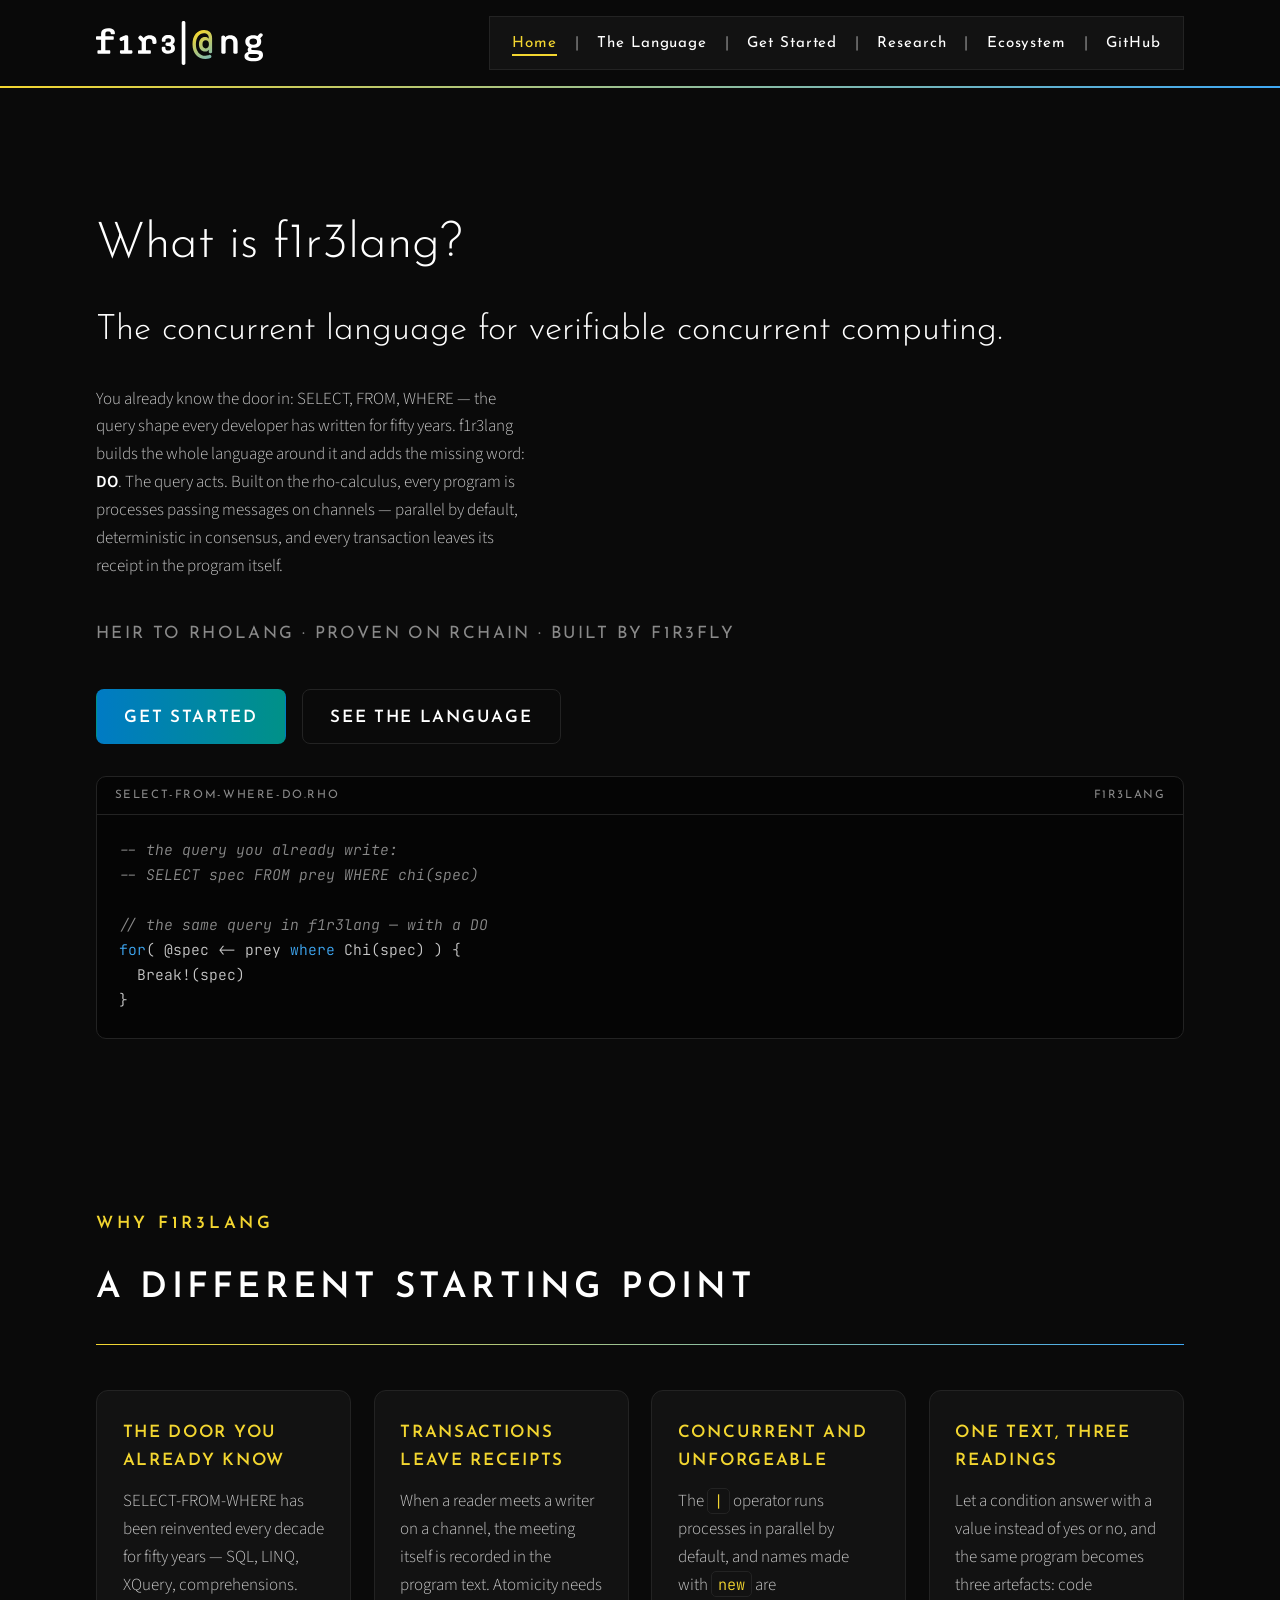
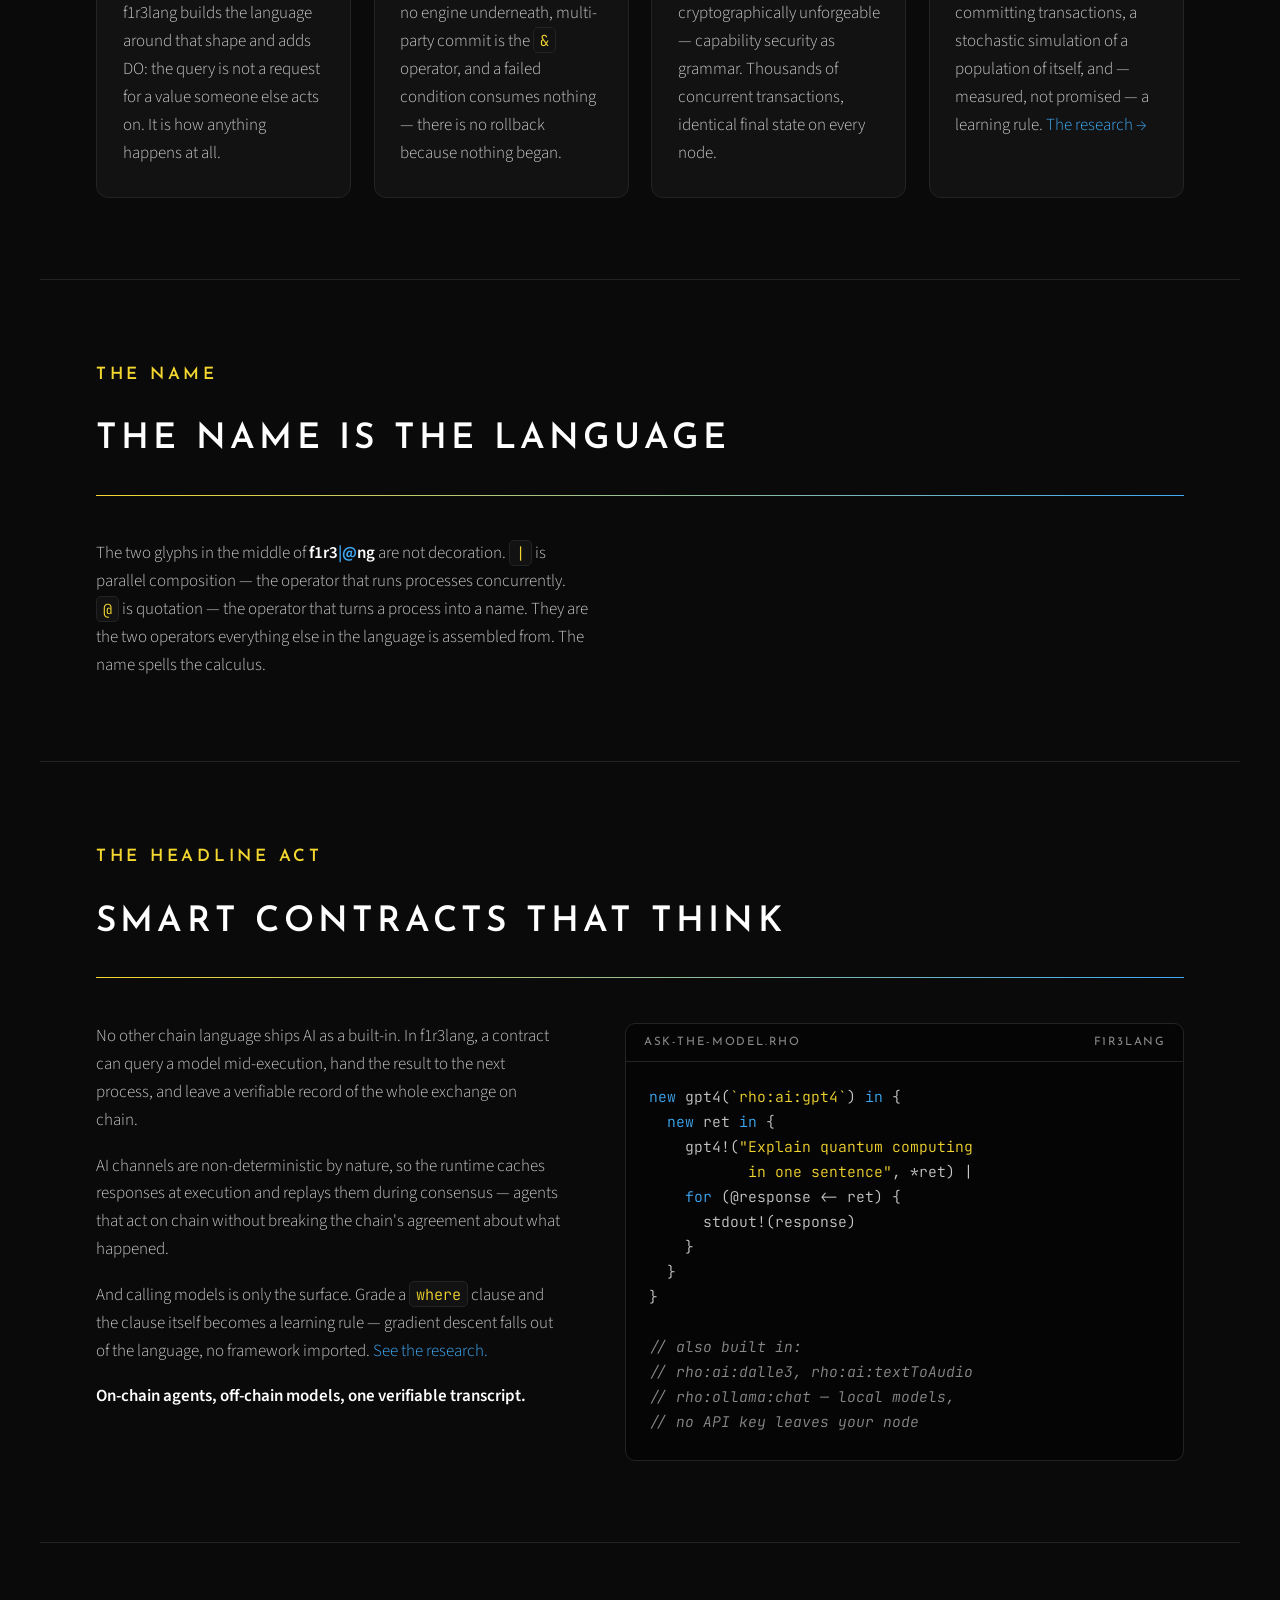
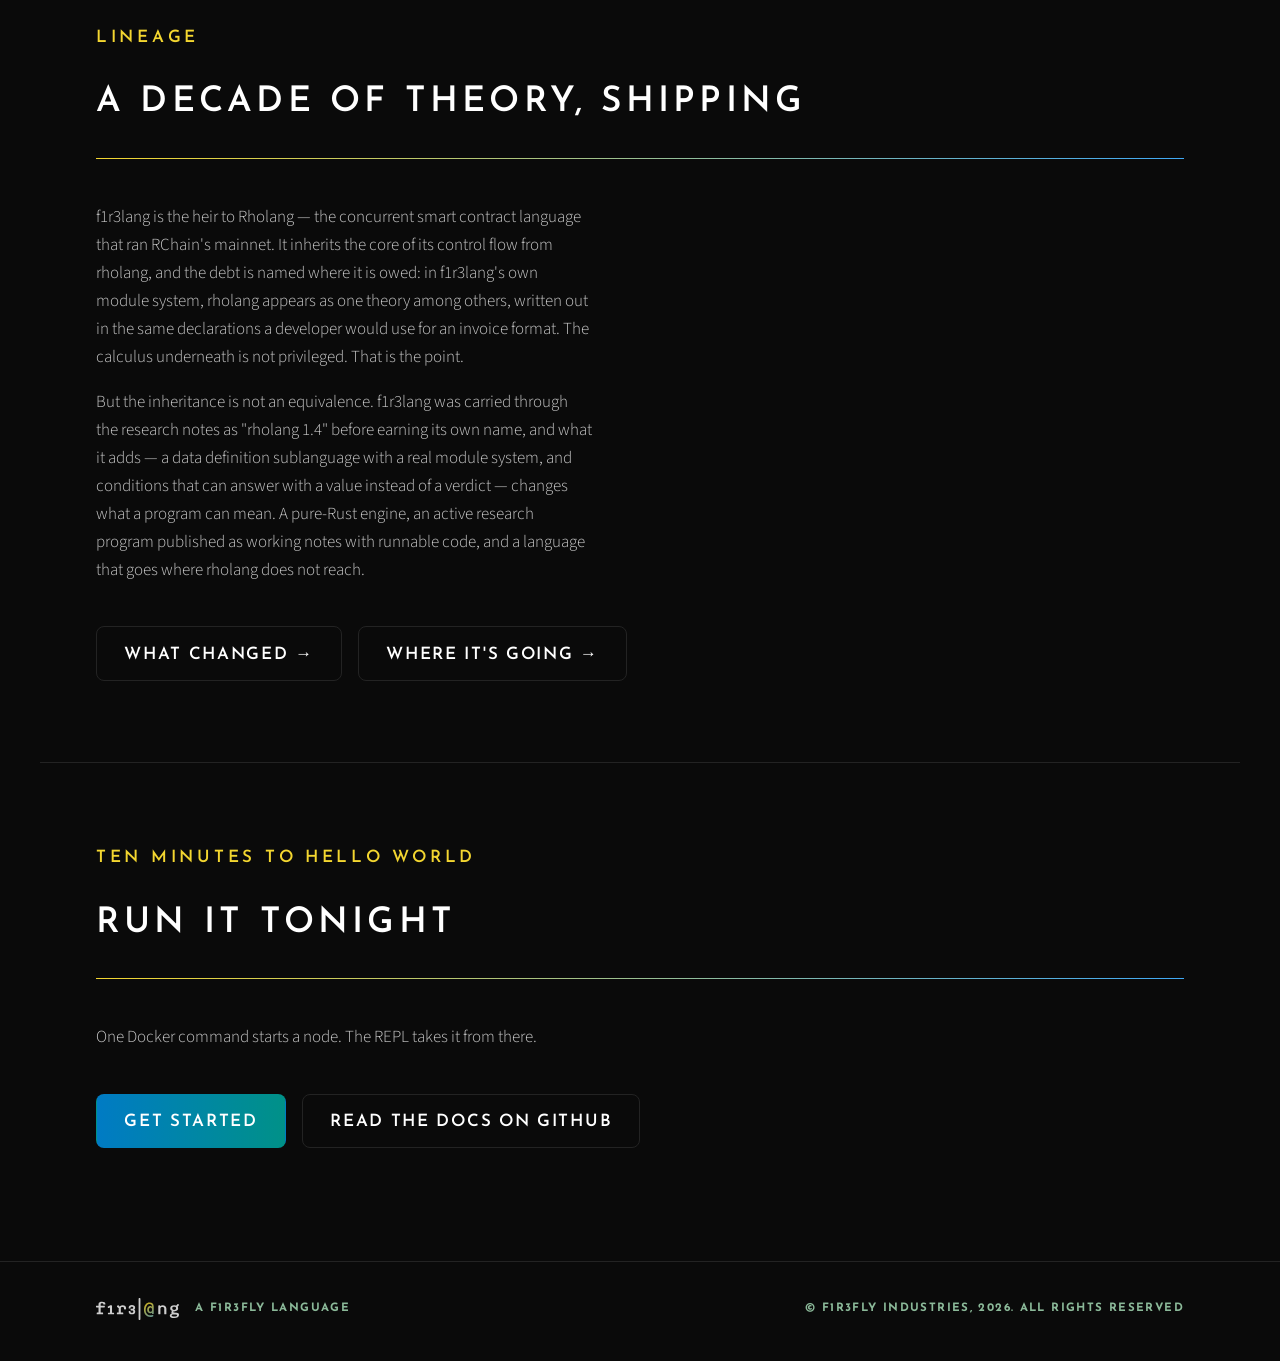
<file: index.html>
<!DOCTYPE html>
<html lang="en">
<head>
  <meta charset="UTF-8">
  <meta name="viewport" content="width=device-width, initial-scale=1.0">
  <title>f1r3lang — The Concurrent Language for Verifiable Concurrent Computing</title>
  <meta name="description" content="f1r3lang (formerly Rholang) is a concurrent programming language built on the rho-calculus. SELECT-FROM-WHERE, plus the missing word: DO. Parallel by default, transactions that leave receipts, AI-native by design.">
  <meta name="theme-color" content="#0A0A0A">

  <!-- Open Graph -->
  <meta property="og:title" content="f1r3lang — Concurrent, Verifiable, AI-Native">
  <meta property="og:description" content="The language formerly known as Rholang. Concurrency as the default, capability security by construction, AI as a primitive.">

  <!-- Google Fonts: Josefin Sans + Source Sans 3 + JetBrains Mono -->
  <link rel="preconnect" href="https://fonts.googleapis.com">
  <link rel="preconnect" href="https://fonts.gstatic.com" crossorigin>
  <link rel="stylesheet" href="https://fonts.googleapis.com/css2?family=Josefin+Sans:wght@300;400;600;700&family=Source+Sans+3:wght@300;400;600&family=JetBrains+Mono:wght@400;700&display=swap">

  <link rel="stylesheet" href="css/styles.css">
  <!-- deploy:begin (finalize.py — do not hand-edit) -->
  <link rel="canonical" href="https://f1r3lang.ai/">
  <link rel="icon" href="/images/f1r3lang-logo-v1.svg" type="image/svg+xml">
  <meta property="og:url" content="https://f1r3lang.ai/">
  <meta property="og:site_name" content="f1r3lang">
  <meta property="og:type" content="website">
  <!-- deploy:end -->
</head>
<body>

<a href="#main" class="skip-link">Skip to main content</a>

<!-- ============ NAVIGATION ============ -->
<nav class="site-nav" aria-label="Main navigation">
  <div class="nav-container">
    <a href="index.html" class="nav-logo">
      <img src="images/f1r3lang-logo-v1.svg" alt="f1r3lang">
    </a>
    <button class="nav-toggle" aria-expanded="false" aria-controls="nav-menu">&#9776;</button>
    <ul class="nav-links" id="nav-menu">
      <li><a href="index.html" aria-current="page">Home</a></li>
      <li class="nav-divider" aria-hidden="true">|</li>
      <li><a href="language.html">The Language</a></li>
      <li class="nav-divider" aria-hidden="true">|</li>
      <li><a href="get-started.html">Get Started</a></li>
      <li class="nav-divider" aria-hidden="true">|</li>
      <li><a href="research.html">Research</a></li>
      <li class="nav-divider" aria-hidden="true">|</li>
      <li><a href="ecosystem.html">Ecosystem</a></li>
      <li class="nav-divider" aria-hidden="true">|</li>
      <li><a href="https://github.com/F1R3FLY-io" target="_blank" rel="noopener">GitHub</a></li>
    </ul>
  </div>
</nav>

<main id="main">

<!-- ============ HERO ============ -->
<header class="hero">
  <h1 class="hero-headline">What is f1r3lang?</h1>
  <p class="hero-tagline">The concurrent language for verifiable concurrent&nbsp;computing.</p>
  <p class="hero-copy">You already know the door in: SELECT, FROM, WHERE — the query shape every developer has written for fifty years. f1r3lang builds the whole language around it and adds the missing word: <strong>DO</strong>. The query acts. Built on the rho&#8209;calculus, every program is processes passing messages on channels — parallel by default, deterministic in consensus, and every transaction leaves its receipt in the program itself.</p>
  <p class="hero-lineage">Heir to Rholang &middot; proven on RChain &middot; built by F1R3FLY</p>
  <div class="hero-actions">
    <a class="btn btn-primary" href="get-started.html">Get started</a>
    <a class="btn btn-ghost" href="language.html">See the language</a>
  </div>

  <div class="code-block reveal">
    <div class="code-block-bar"><span>select-from-where-do.rho</span><span>f1r3lang</span></div>
    <pre><span class="cm">-- the query you already write:</span>
<span class="cm">-- SELECT spec FROM prey WHERE chi(spec)</span>

<span class="cm">// the same query in f1r3lang — with a DO</span>
<span class="kw">for</span>( @spec &lt;- prey <span class="kw">where</span> Chi(spec) ) {
  Break!(spec)
}</pre>
  </div>
</header>

<!-- ============ PILLARS ============ -->
<section class="section reveal" id="why">
  <p class="eyebrow">Why f1r3lang</p>
  <h2 class="section-header">A different starting point</h2>
  <hr class="section-rule">
  <div class="card-grid">
    <article class="card">
      <h3>The door you already know</h3>
      <p>SELECT&#8209;FROM&#8209;WHERE has been reinvented every decade for fifty years — SQL, LINQ, XQuery, comprehensions. f1r3lang builds the language around that shape and adds DO: the query is not a request for a value someone else acts on. It is how anything happens at all.</p>
    </article>
    <article class="card">
      <h3>Transactions leave receipts</h3>
      <p>When a reader meets a writer on a channel, the meeting itself is recorded in the program text. Atomicity needs no engine underneath, multi-party commit is the <code class="inline">&amp;</code> operator, and a failed condition consumes nothing — there is no rollback because nothing began.</p>
    </article>
    <article class="card">
      <h3>Concurrent and unforgeable</h3>
      <p>The <code class="inline">|</code> operator runs processes in parallel by default, and names made with <code class="inline">new</code> are cryptographically unforgeable — capability security as grammar. Thousands of concurrent transactions, identical final state on every node.</p>
    </article>
    <article class="card">
      <h3>One text, three readings</h3>
      <p>Let a condition answer with a value instead of yes or no, and the same program becomes three artefacts: code committing transactions, a stochastic simulation of a population of itself, and — measured, not promised — a learning rule. <a href="research.html">The research &rarr;</a></p>
    </article>
  </div>
</section>

<!-- ============ THE NAME ============ -->
<section class="section reveal" id="name">
  <p class="eyebrow">The name</p>
  <h2 class="section-header">The name is the language</h2>
  <hr class="section-rule">
  <div class="prose">
    <p>The two glyphs in the middle of <strong>f1r3<span style="color:var(--accent-2);">|@</span>ng</strong> are not decoration. <code class="inline">|</code> is parallel composition — the operator that runs processes concurrently. <code class="inline">@</code> is quotation — the operator that turns a process into a name. They are the two operators everything else in the language is assembled from. The name spells the calculus.</p>
  </div>
</section>

<!-- ============ AI FEATURE ============ -->
<section class="section reveal" id="ai">
  <p class="eyebrow">The headline act</p>
  <h2 class="section-header">Smart contracts that think</h2>
  <hr class="section-rule">
  <div class="split">
    <div class="prose">
      <p>No other chain language ships AI as a built-in. In f1r3lang, a contract can query a model mid-execution, hand the result to the next process, and leave a verifiable record of the whole exchange on chain.</p>
      <p>AI channels are non-deterministic by nature, so the runtime caches responses at execution and replays them during consensus — agents that act on chain without breaking the chain's agreement about what happened.</p>
      <p>And calling models is only the surface. Grade a <code class="inline">where</code> clause and the clause itself becomes a learning rule — gradient descent falls out of the language, no framework imported. <a href="research.html">See the research.</a></p>
      <p><strong>On-chain agents, off-chain models, one verifiable transcript.</strong></p>
    </div>
    <div class="code-block" style="margin-top:0;">
      <div class="code-block-bar"><span>ask-the-model.rho</span><span>f1r3lang</span></div>
      <pre><span class="kw">new</span> gpt4(<span class="str">`rho:ai:gpt4`</span>) <span class="kw">in</span> {
  <span class="kw">new</span> ret <span class="kw">in</span> {
    gpt4!(<span class="str">"Explain quantum computing
           in one sentence"</span>, *ret) |
    <span class="kw">for</span> (@response &lt;- ret) {
      stdout!(response)
    }
  }
}

<span class="cm">// also built in:</span>
<span class="cm">// rho:ai:dalle3, rho:ai:textToAudio</span>
<span class="cm">// rho:ollama:chat — local models,</span>
<span class="cm">// no API key leaves your node</span></pre>
    </div>
  </div>
</section>

<!-- ============ LINEAGE ============ -->
<section class="section reveal" id="lineage">
  <p class="eyebrow">Lineage</p>
  <h2 class="section-header">A decade of theory, shipping</h2>
  <hr class="section-rule">
  <div class="prose">
    <p>f1r3lang is the heir to Rholang — the concurrent smart contract language that ran RChain's mainnet. It inherits the core of its control flow from rholang, and the debt is named where it is owed: in f1r3lang's own module system, rholang appears as one theory among others, written out in the same declarations a developer would use for an invoice format. The calculus underneath is not privileged. That is the point.</p>
    <p>But the inheritance is not an equivalence. f1r3lang was carried through the research notes as "rholang 1.4" before earning its own name, and what it adds — a data definition sublanguage with a real module system, and conditions that can answer with a value instead of a verdict — changes what a program can mean. A pure-Rust engine, an active research program published as working notes with runnable code, and a language that goes where rholang does not reach.</p>
  </div>
  <div class="hero-actions">
    <a class="btn btn-ghost" href="language.html">What changed &rarr;</a>
    <a class="btn btn-ghost" href="research.html">Where it's going &rarr;</a>
  </div>
</section>

<!-- ============ CTA ============ -->
<section class="section cta-band reveal" id="start">
  <p class="eyebrow">Ten minutes to hello world</p>
  <h2 class="section-header">Run it tonight</h2>
  <hr class="section-rule">
  <div class="prose">
    <p>One Docker command starts a node. The REPL takes it from there.</p>
  </div>
  <div class="hero-actions">
    <a class="btn btn-primary" href="get-started.html">Get started</a>
    <a class="btn btn-ghost" href="https://github.com/F1R3FLY-io/f1r3fly" target="_blank" rel="noopener">Read the docs on GitHub</a>
  </div>
</section>

</main>

<!-- ============ FOOTER ============ -->
<footer class="site-footer">
  <div class="footer-container">
    <div class="footer-brand">
      <img src="images/f1r3lang-logo-v1.svg" alt="">
      <span class="footer-note">A <a href="https://f1r3fly.io" target="_blank" rel="noopener">F1R3FLY</a> language</span>
    </div>
    <span class="footer-copy">&copy; F1R3FLY INDUSTRIES, 2026. All Rights Reserved</span>
  </div>
</footer>

<script src="js/main.js"></script>
</body>
</html>
</file>
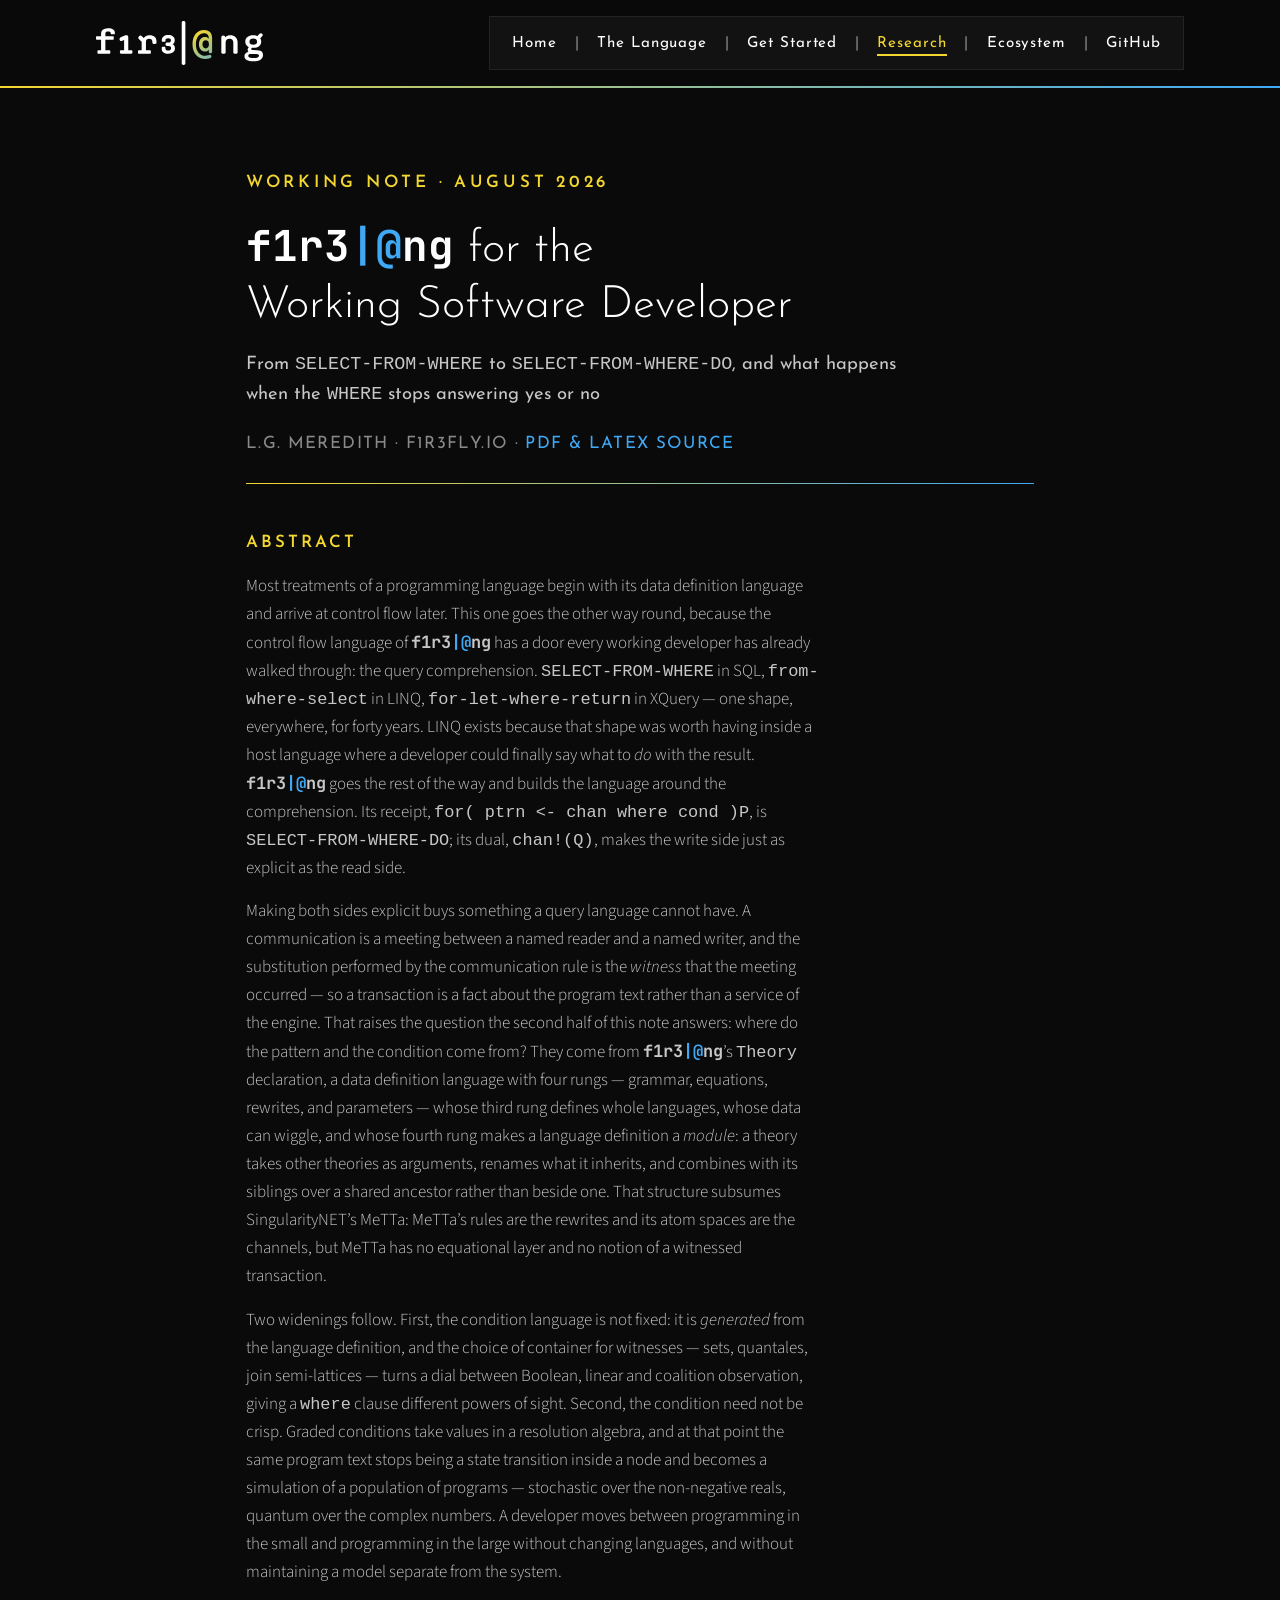
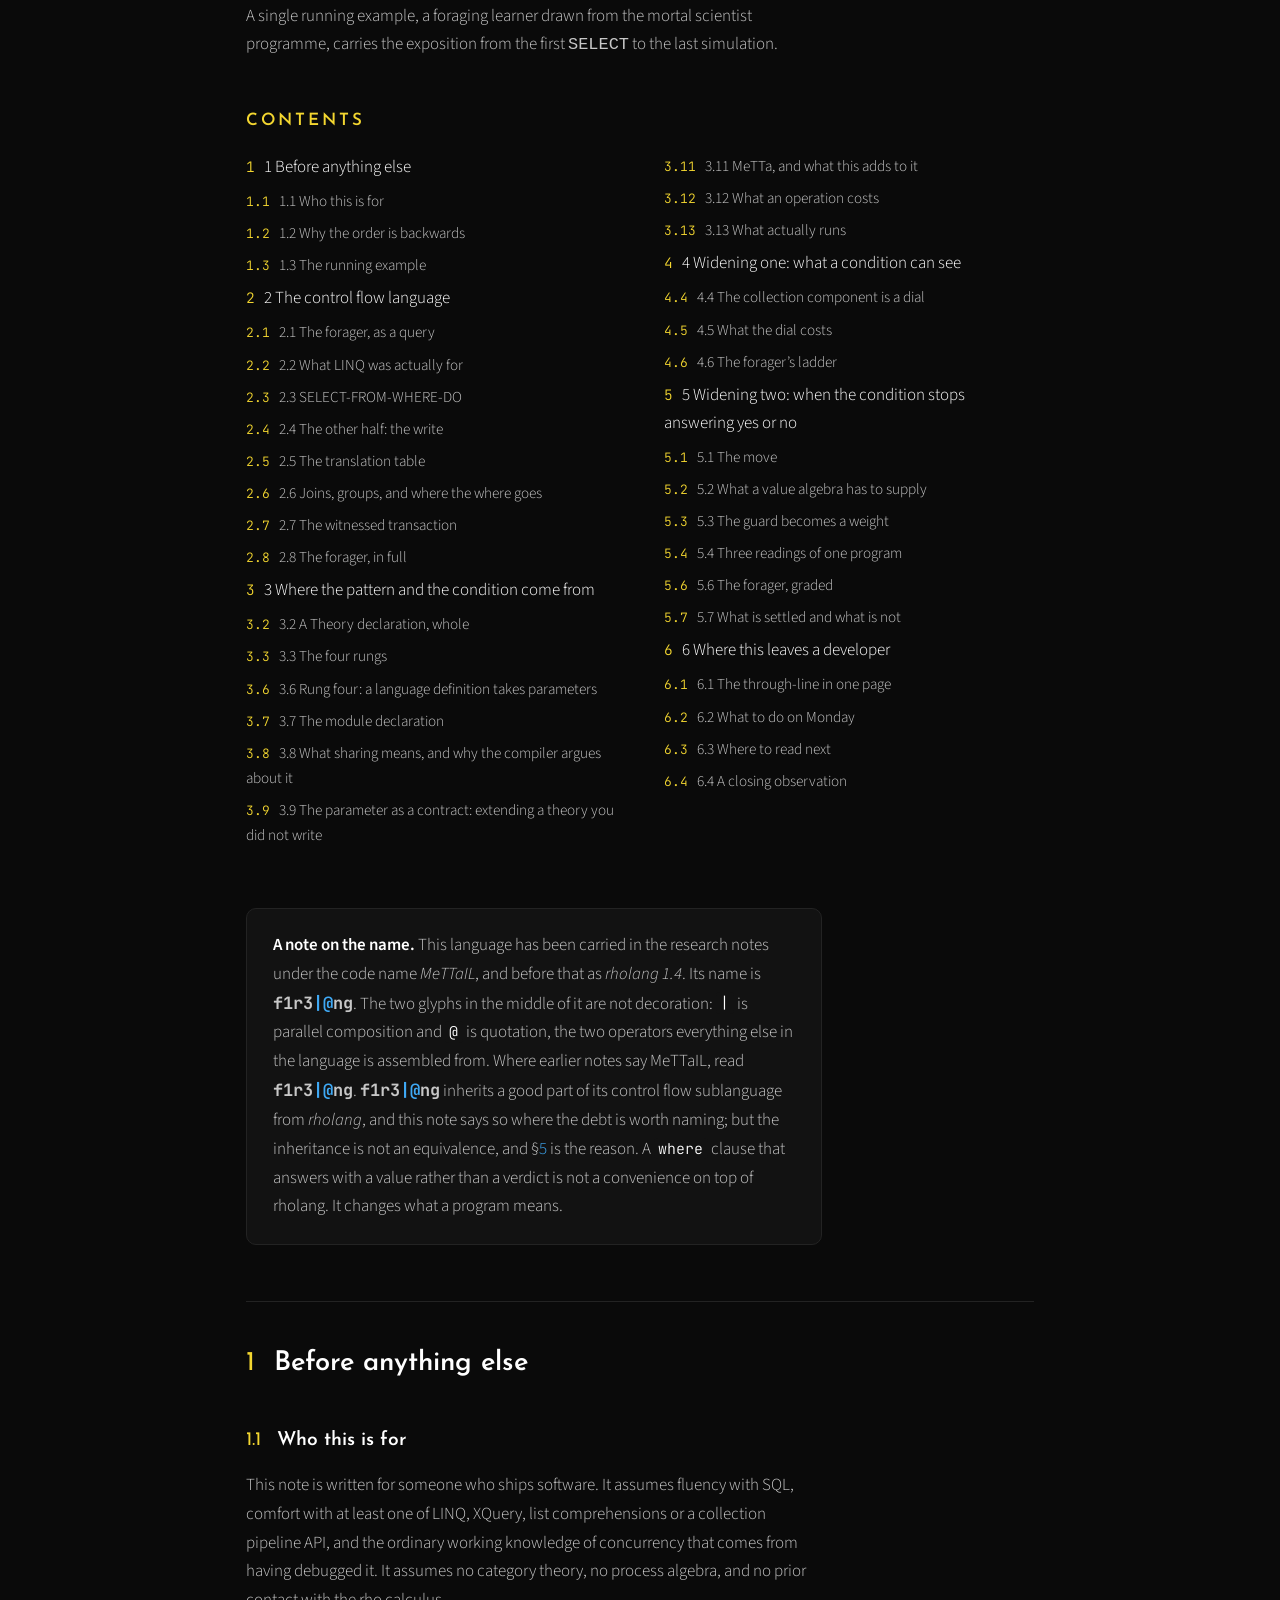
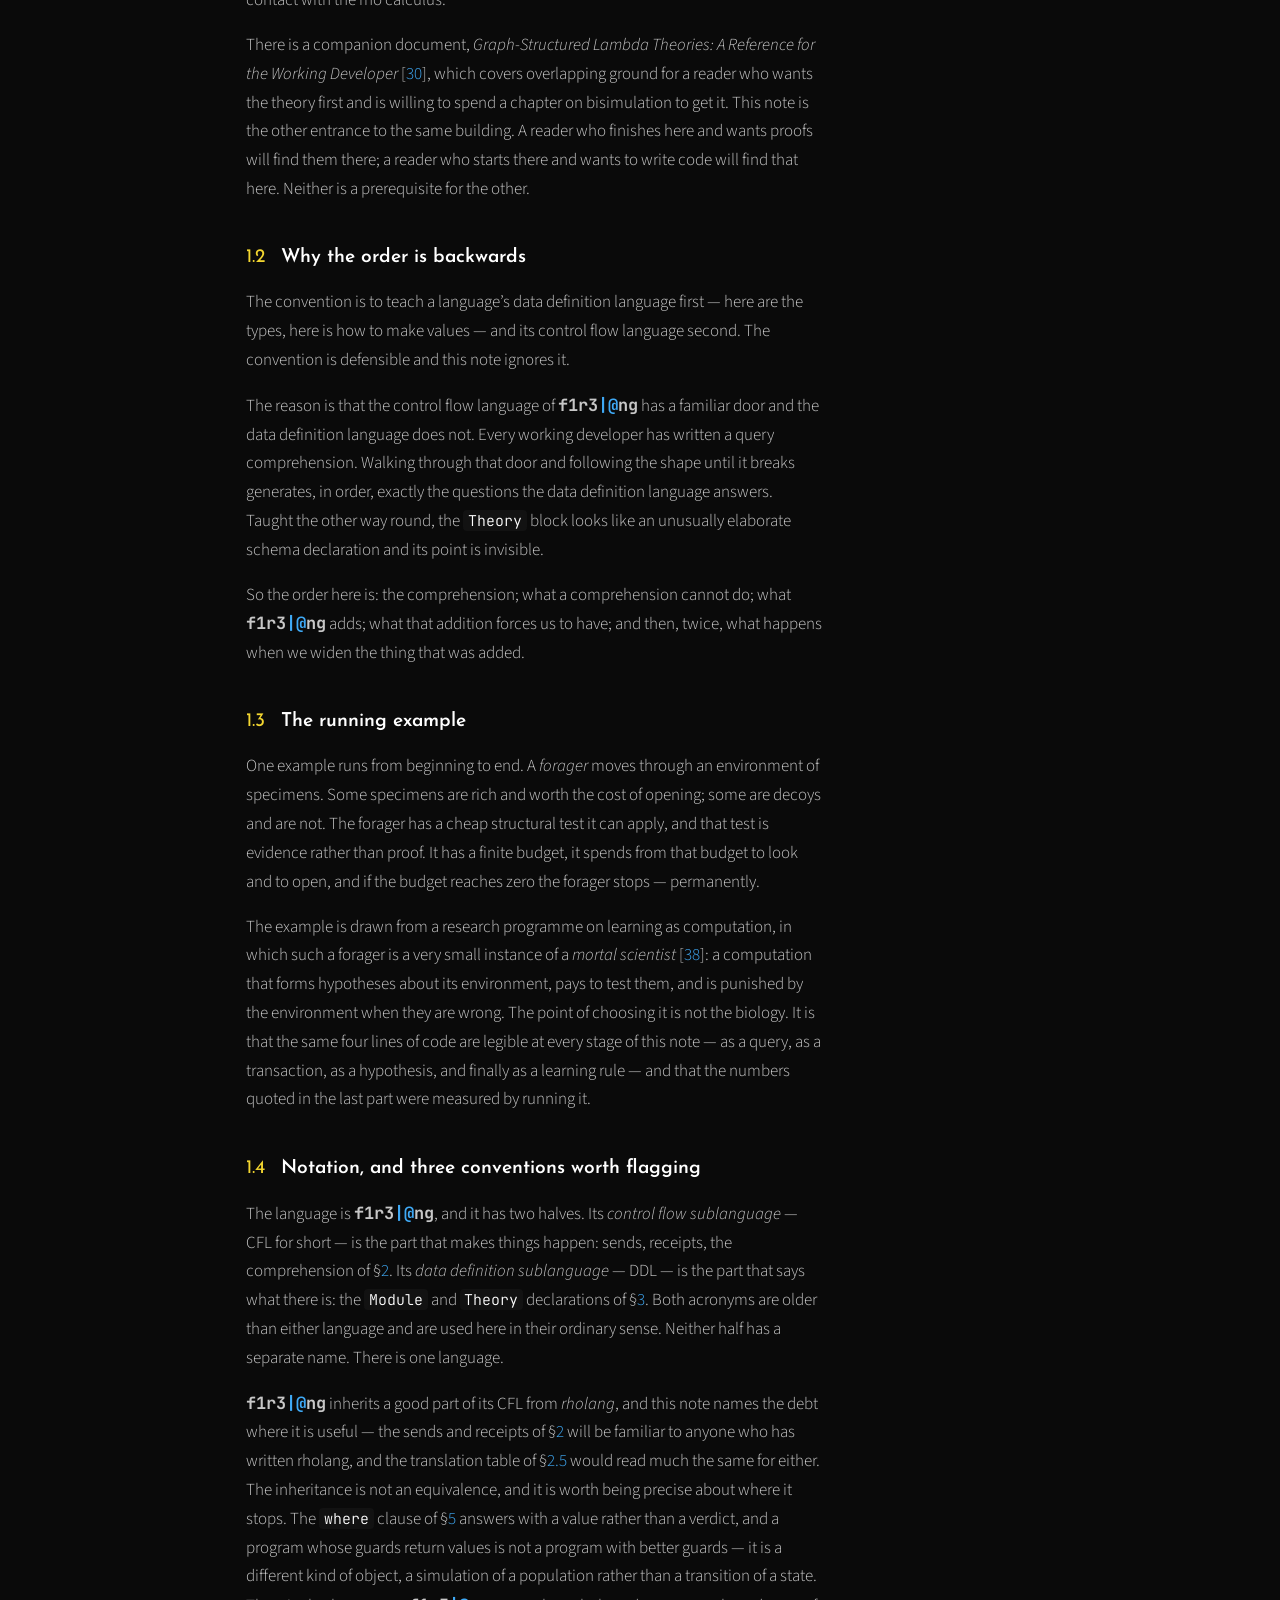
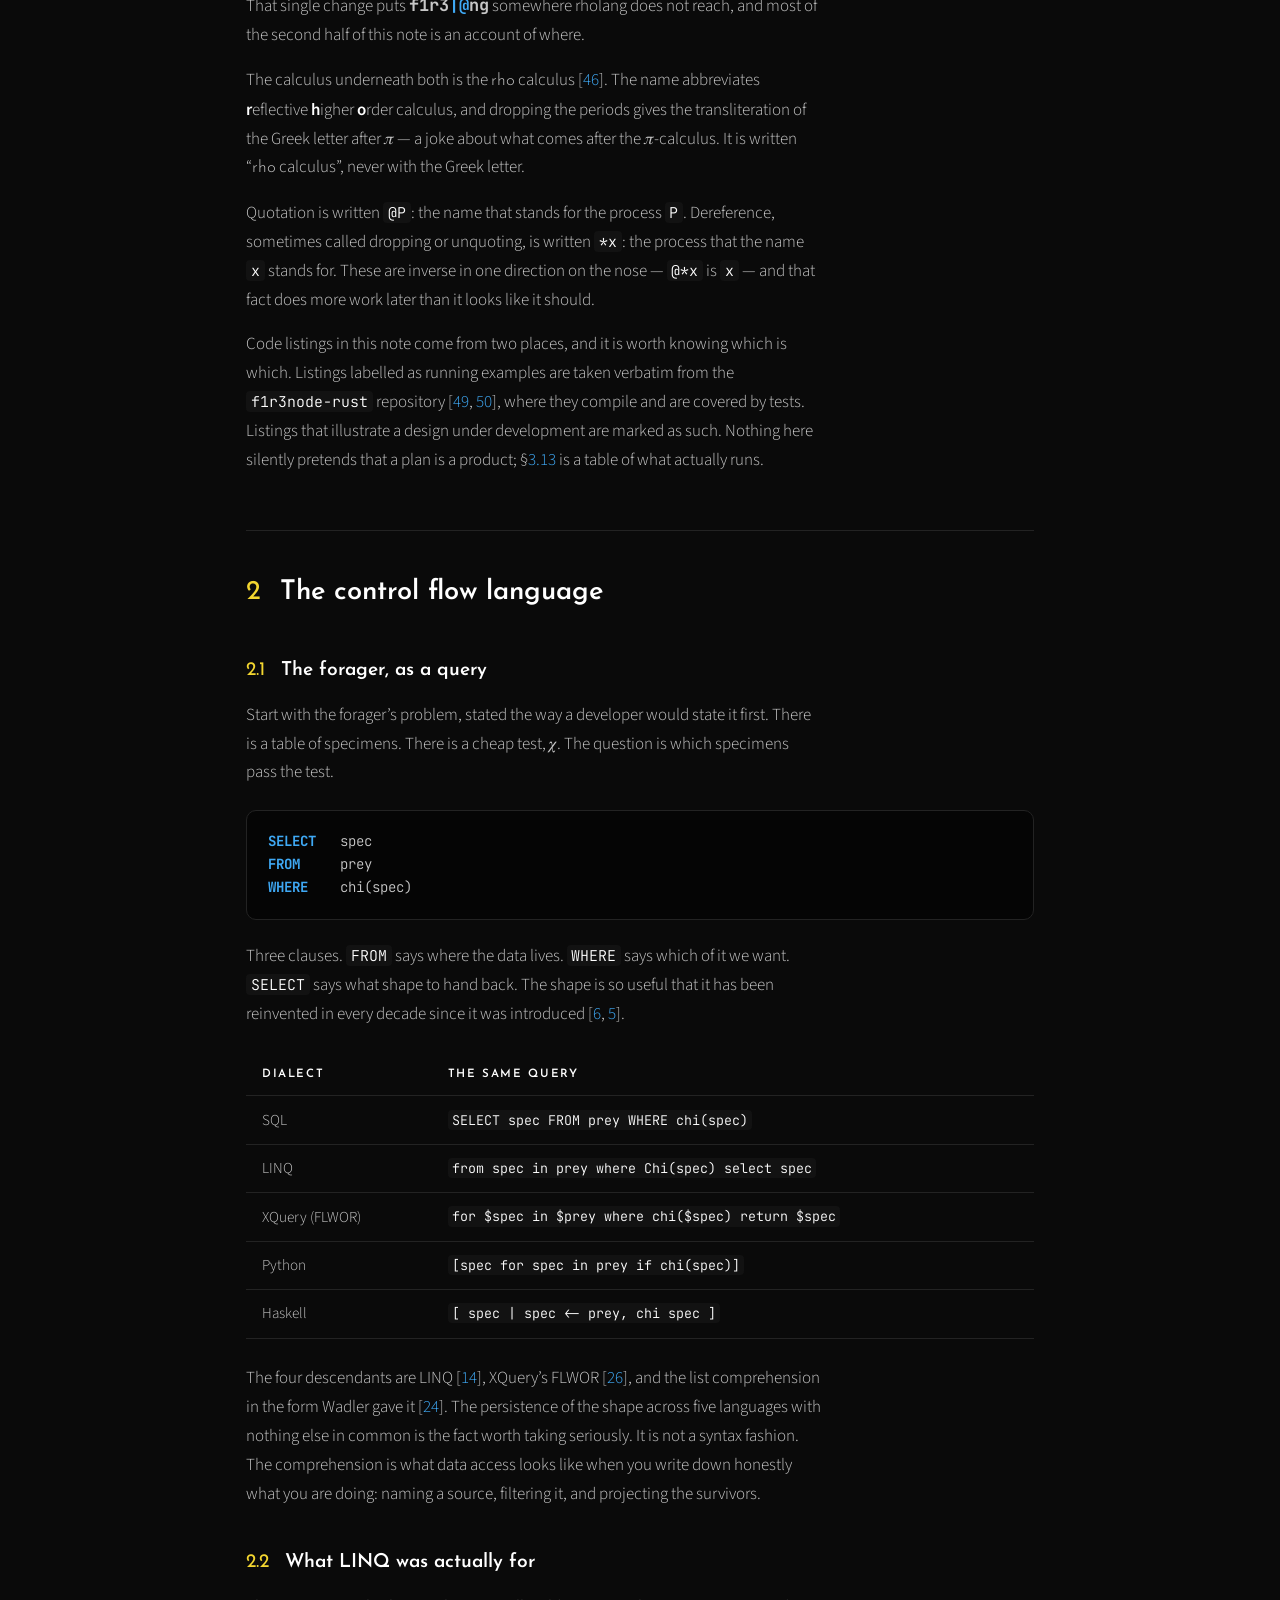
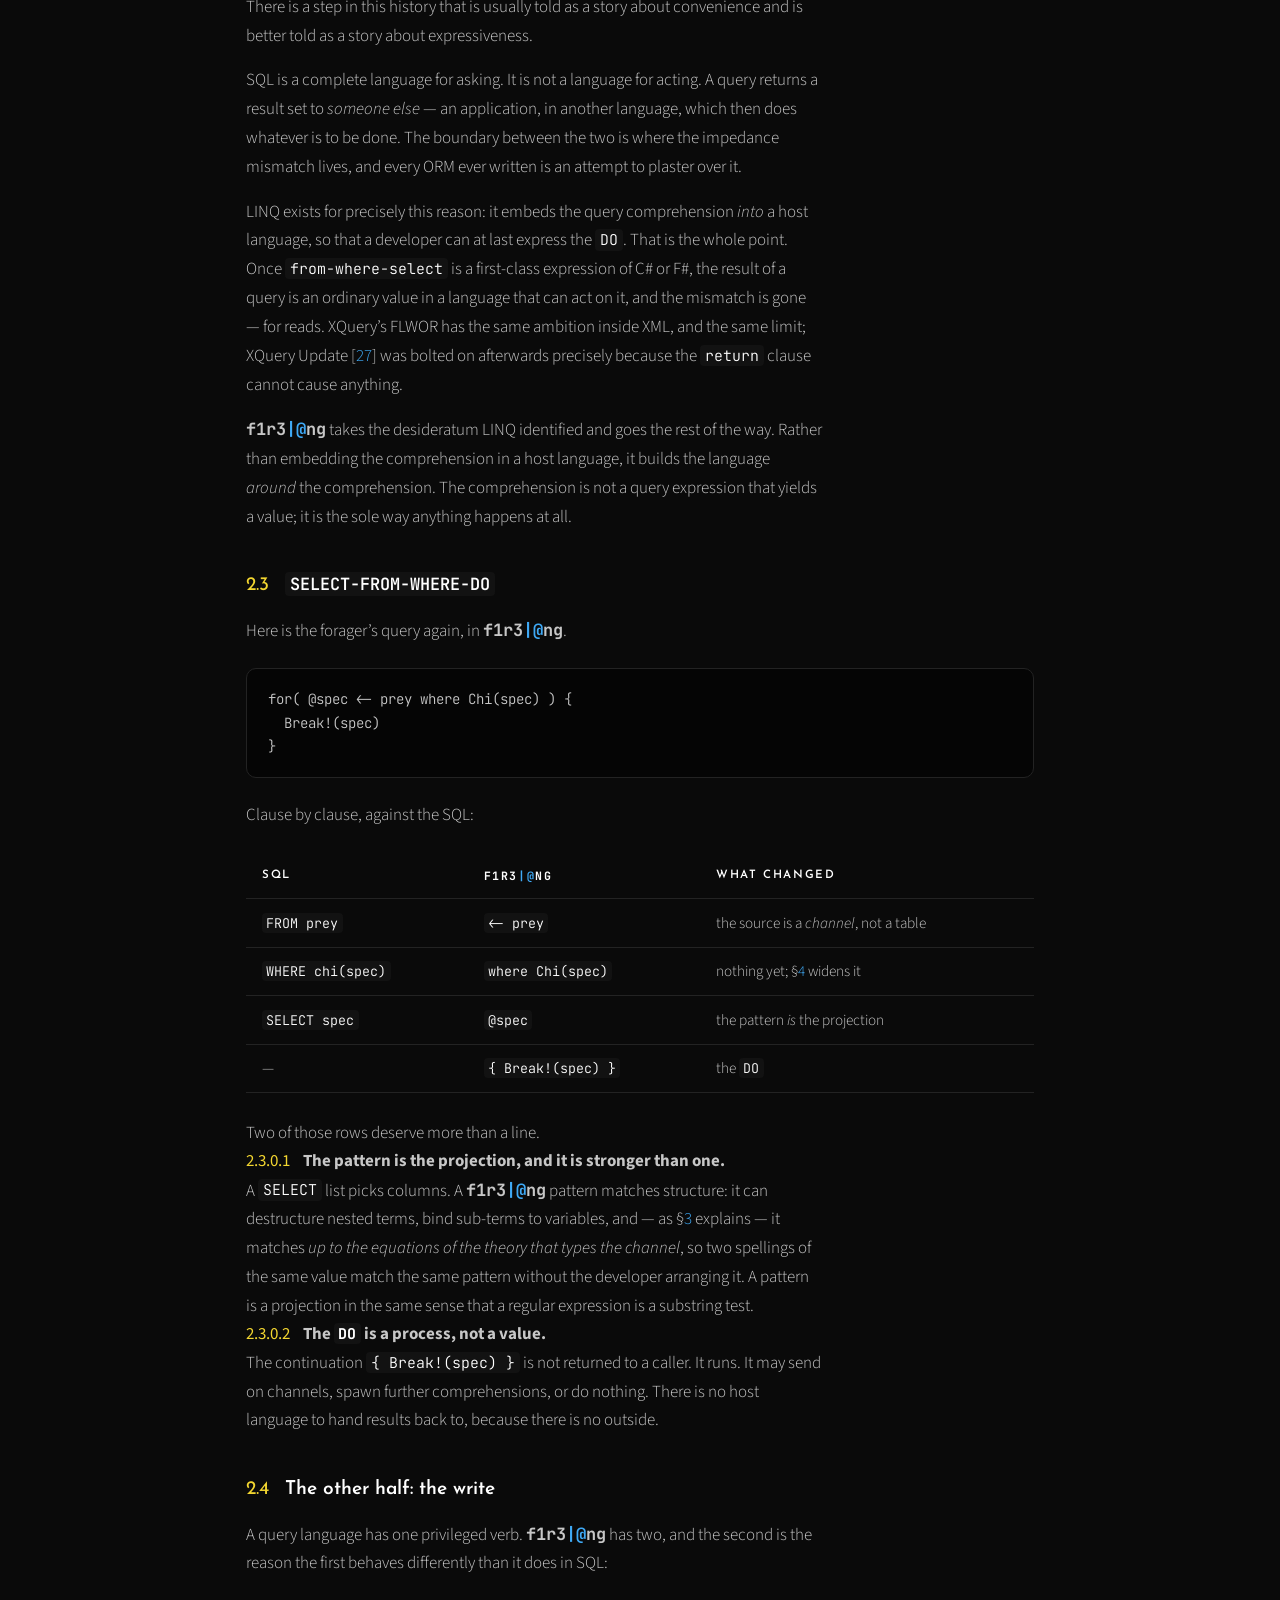
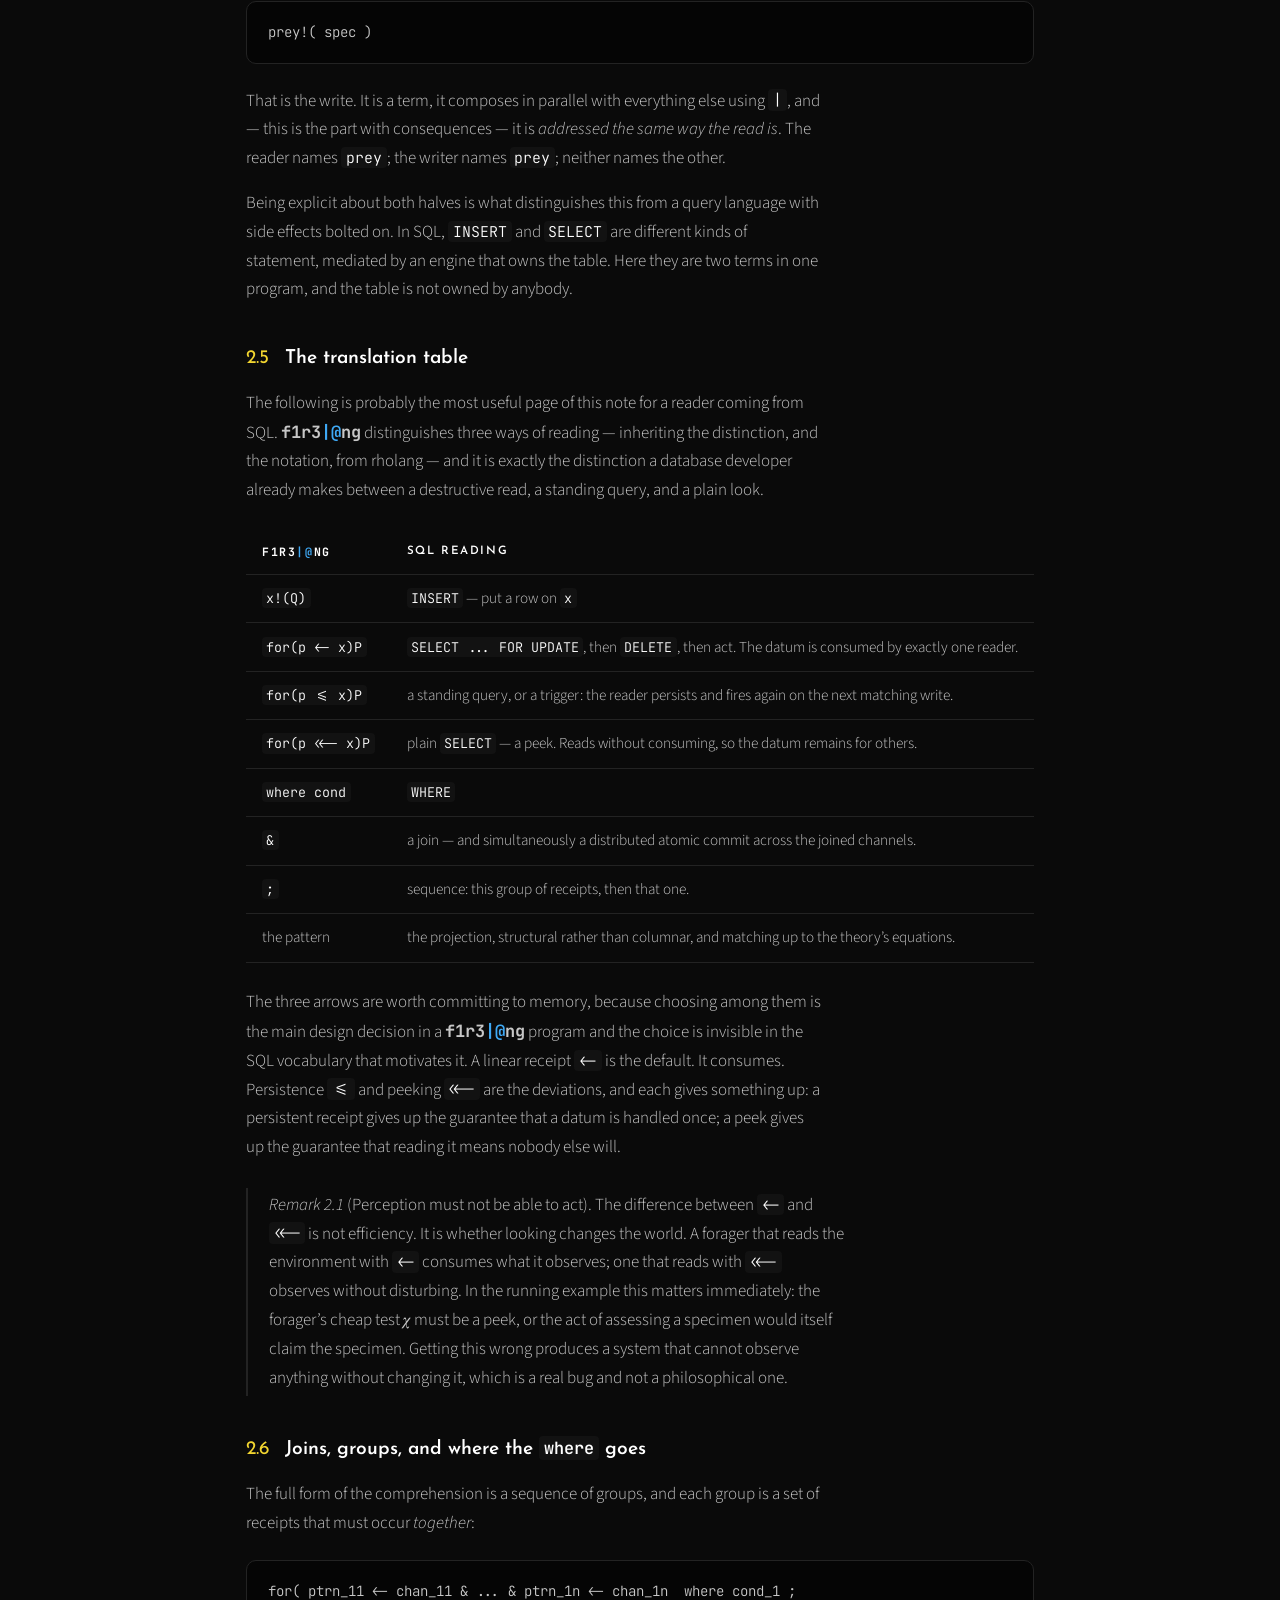
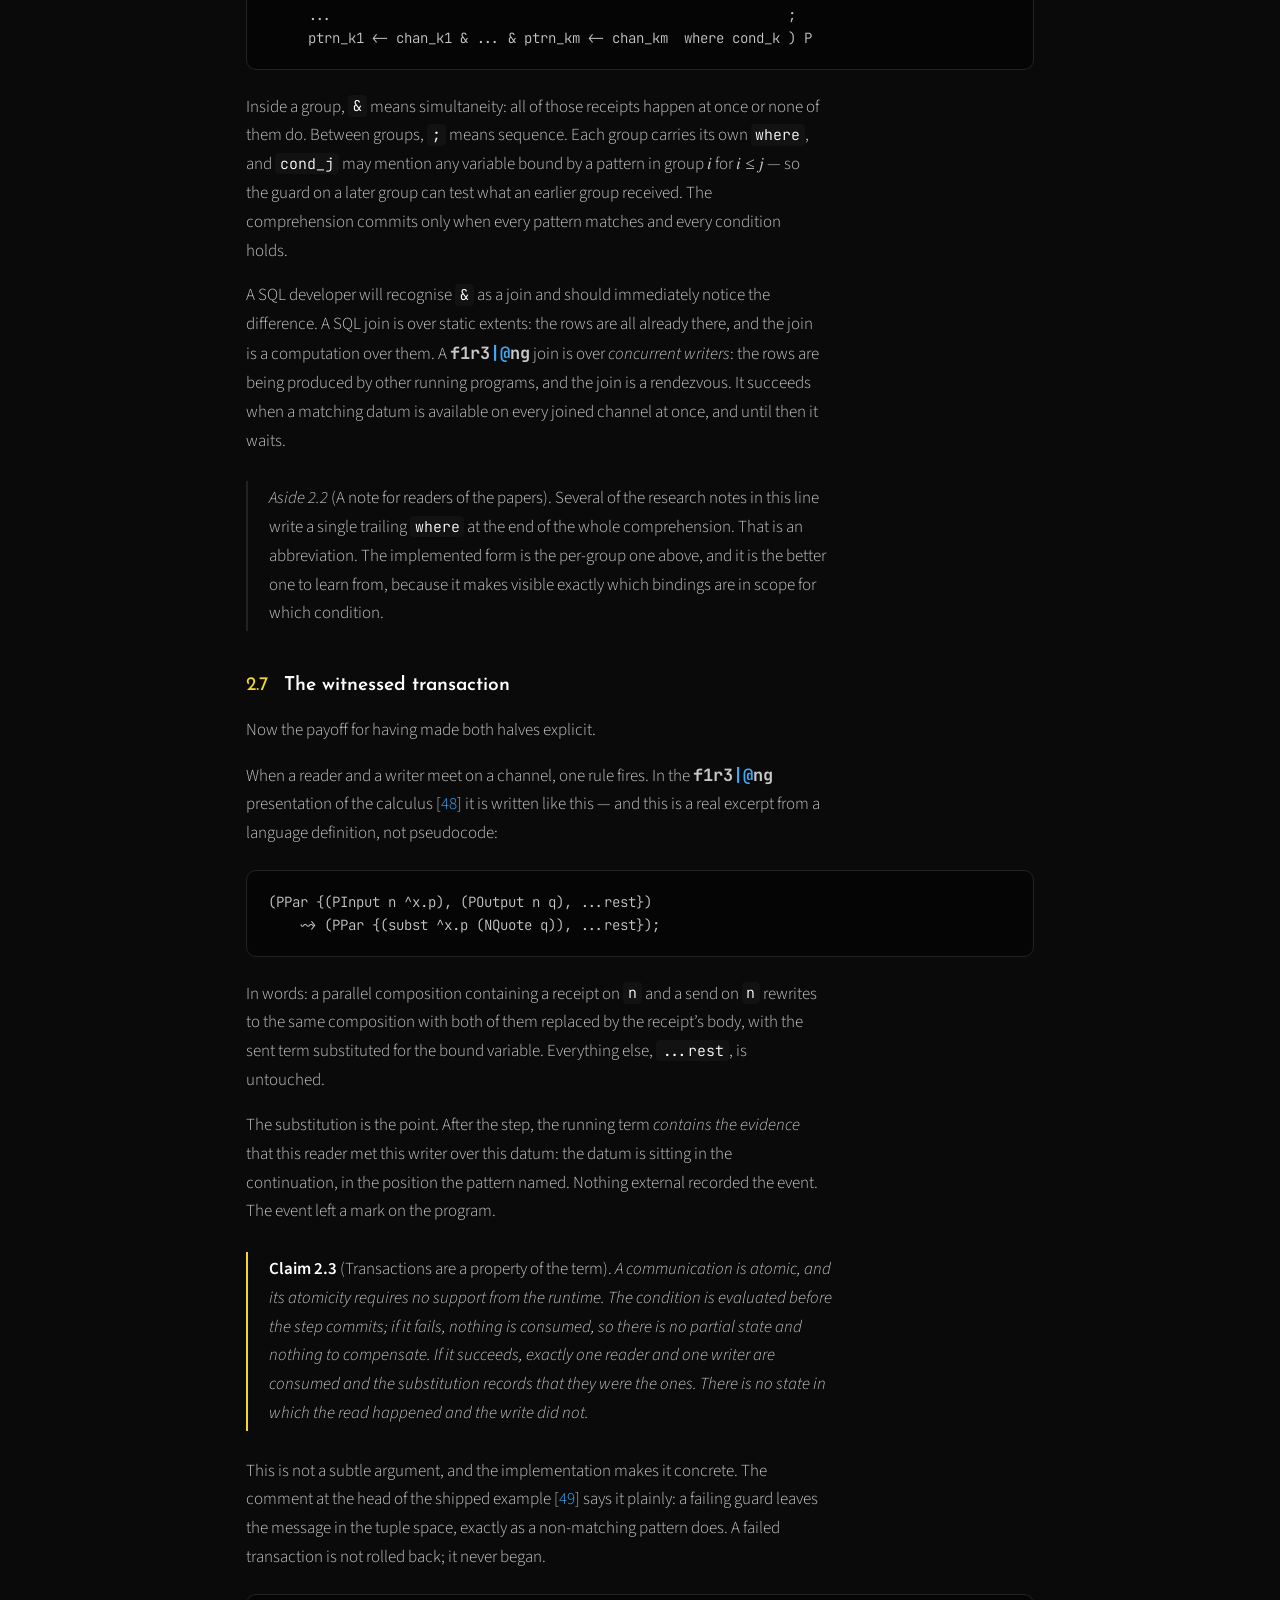
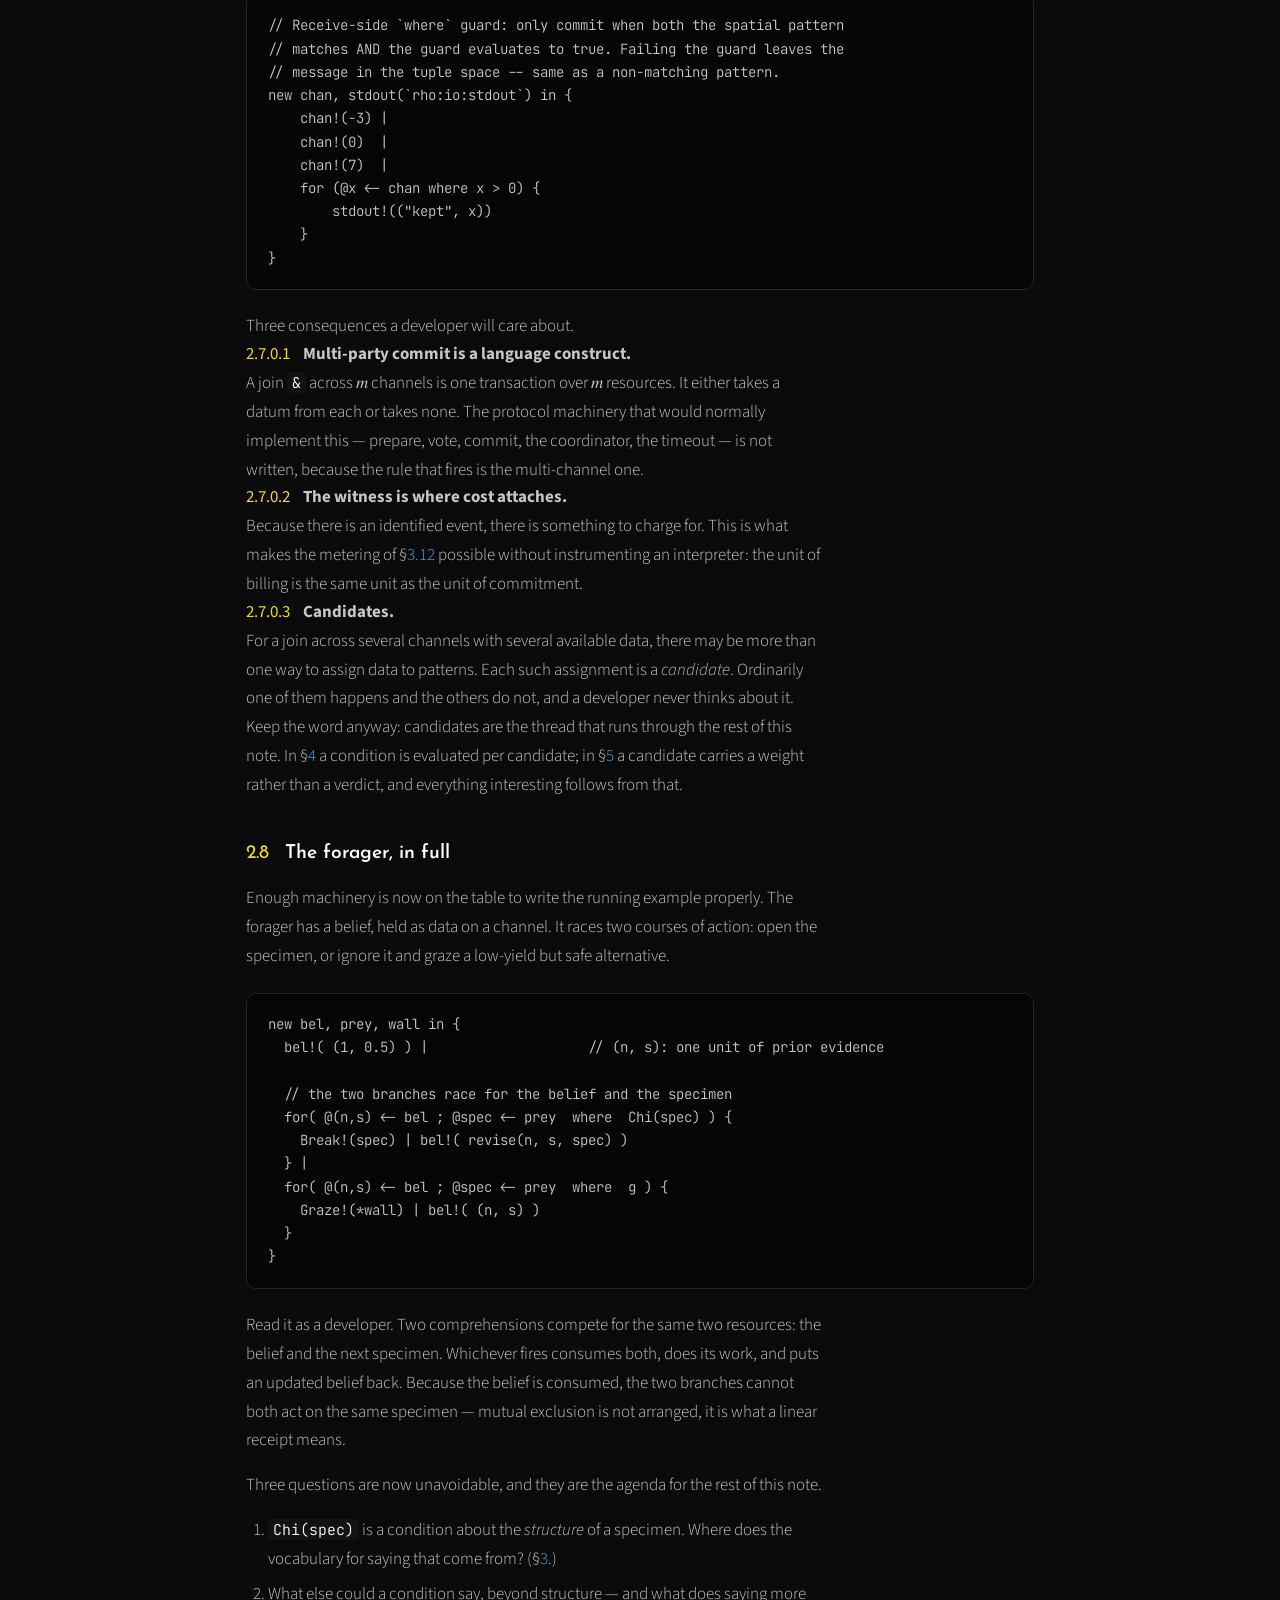
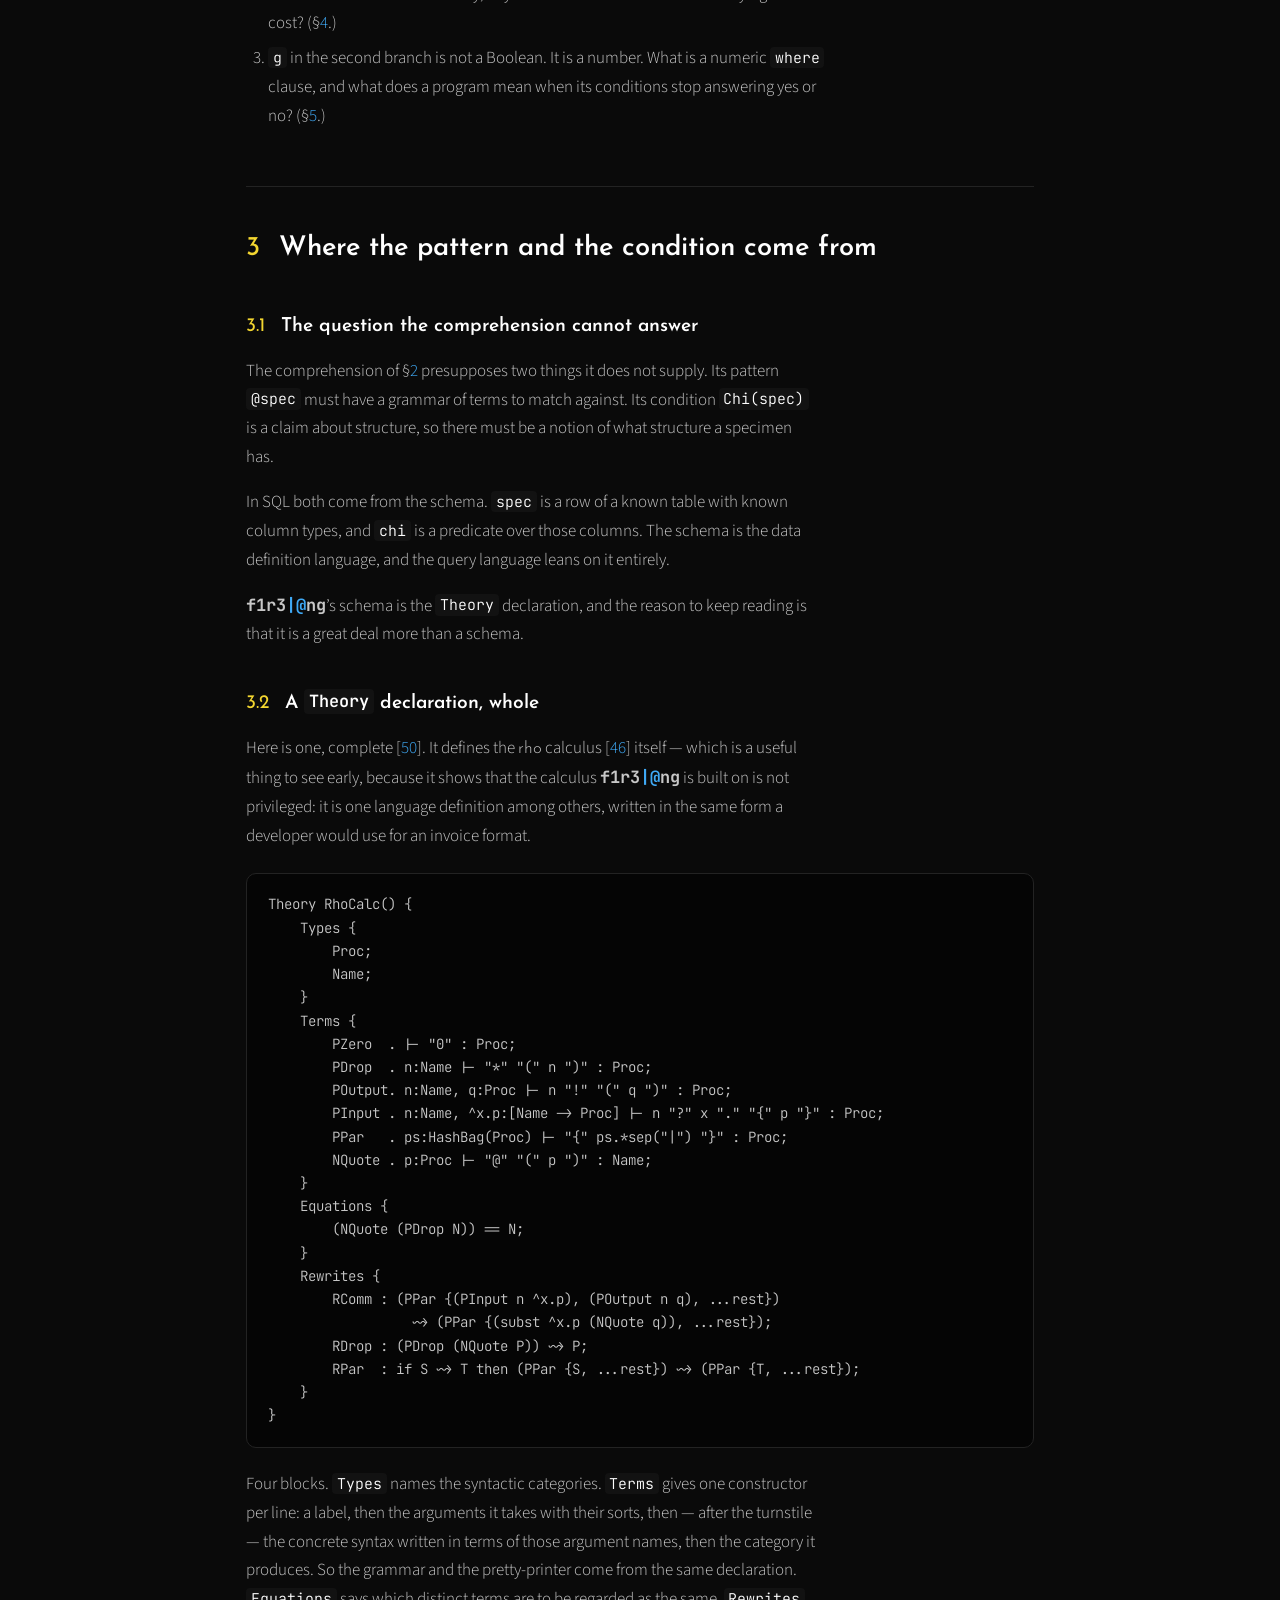
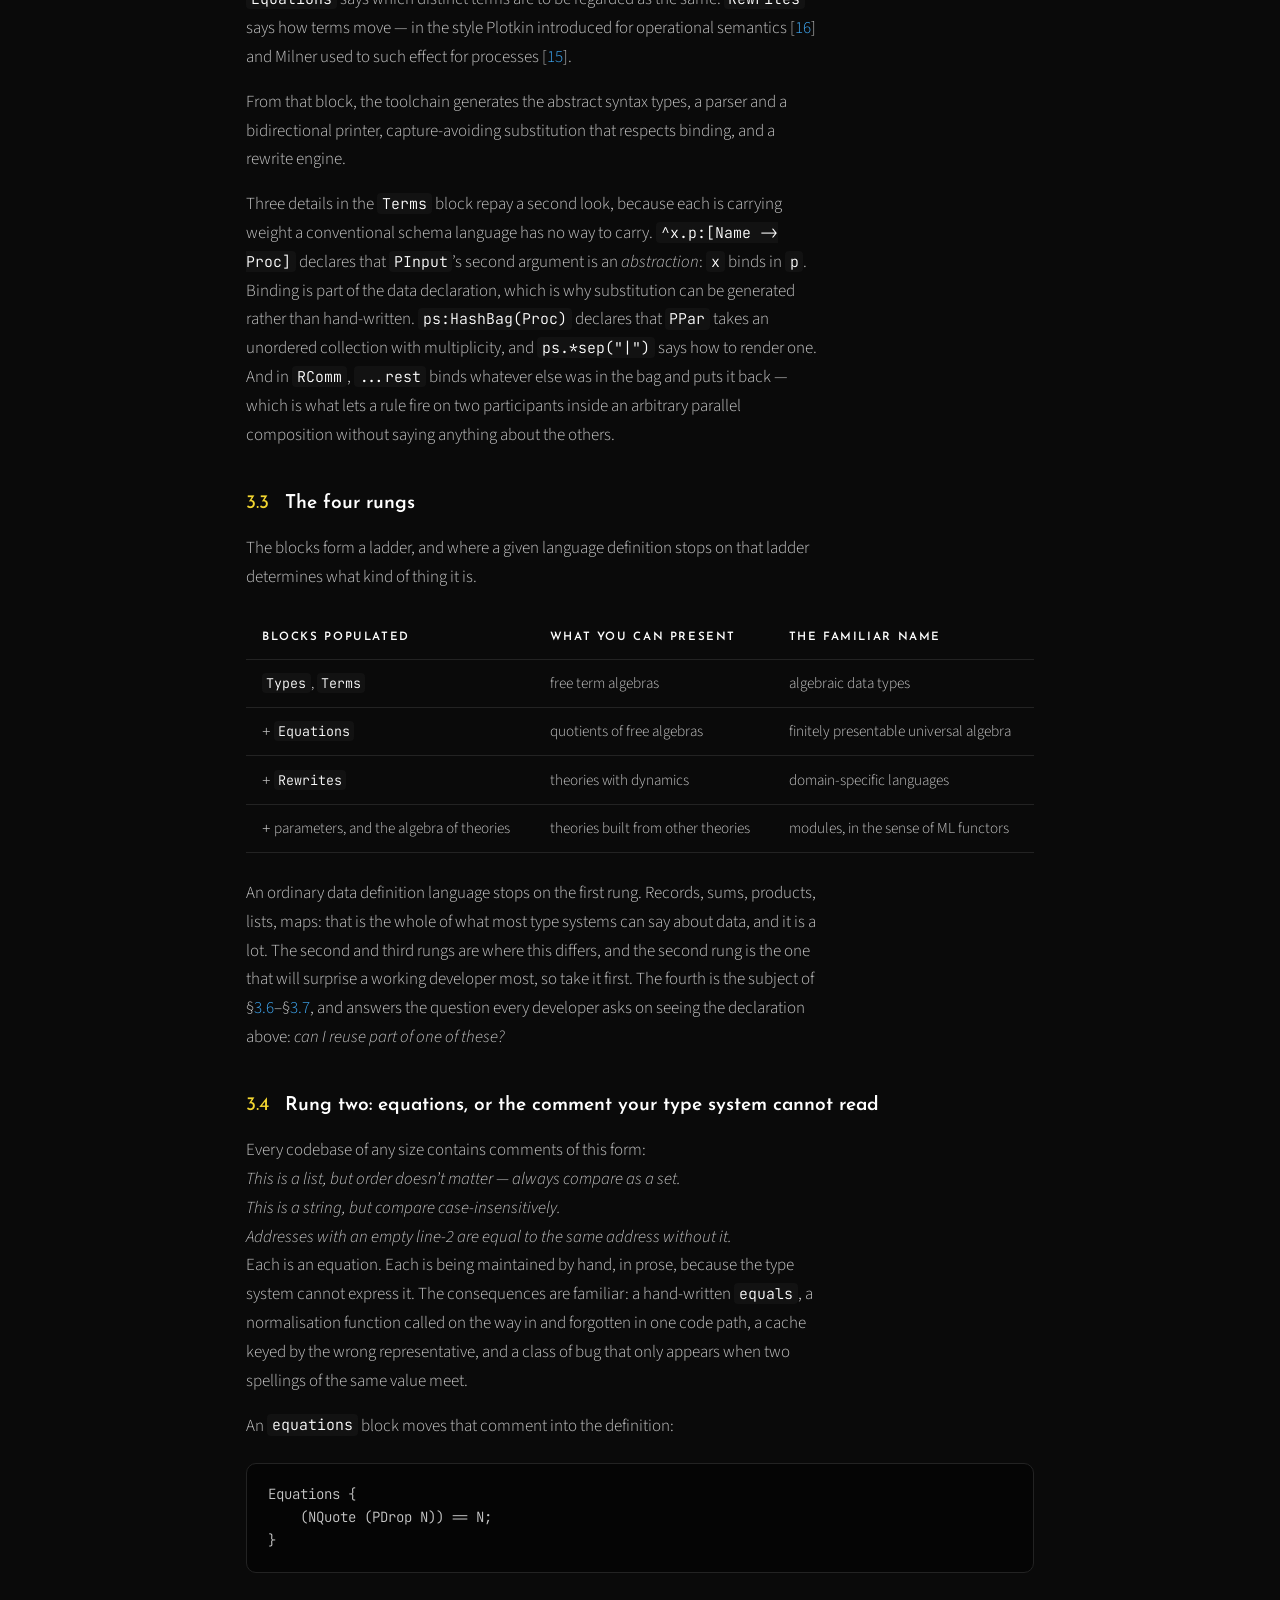
<file: developers.html>
<!DOCTYPE html>
<html lang="en">
<head>
  <meta charset="UTF-8">
  <meta name="viewport" content="width=device-width, initial-scale=1.0">
  <title>f1r3lang for the Working Software Developer</title>
  <meta name="description" content="The full developer note: from SELECT-FROM-WHERE to SELECT-FROM-WHERE-DO, and what happens when the WHERE stops answering yes or no. By L.G. Meredith, F1R3FLY.io.">
  <meta name="theme-color" content="#0A0A0A">
  <link rel="preconnect" href="https://fonts.googleapis.com">
  <link rel="preconnect" href="https://fonts.gstatic.com" crossorigin>
  <link rel="stylesheet" href="https://fonts.googleapis.com/css2?family=Josefin+Sans:wght@300;400;600;700&family=Source+Sans+3:wght@300;400;600&family=JetBrains+Mono:wght@400;700&display=swap">
  <link rel="stylesheet" href="css/styles.css">
  <!-- deploy:begin (finalize.py — do not hand-edit) -->
  <link rel="canonical" href="https://f1r3lang.ai/developers.html">
  <link rel="icon" href="/images/f1r3lang-logo-v1.svg" type="image/svg+xml">
  <meta property="og:url" content="https://f1r3lang.ai/developers.html">
  <meta property="og:site_name" content="f1r3lang">
  <meta property="og:type" content="website">
  <meta property="og:title" content="f1r3lang for the Working Software Developer">
  <meta property="og:description" content="The full developer note: from SELECT-FROM-WHERE to SELECT-FROM-WHERE-DO, and what happens when the WHERE stops answering yes or no. By L.G. Meredith, F1R3FLY.io.">
  <!-- deploy:end -->
</head>
<body>

<a href="#main" class="skip-link">Skip to main content</a>

<nav class="site-nav" aria-label="Main navigation">
  <div class="nav-container">
    <a href="index.html" class="nav-logo">
      <img src="images/f1r3lang-logo-v1.svg" alt="f1r3lang">
    </a>
    <button class="nav-toggle" aria-expanded="false" aria-controls="nav-menu">&#9776;</button>
    <ul class="nav-links" id="nav-menu">
      <li><a href="index.html">Home</a></li>
      <li class="nav-divider" aria-hidden="true">|</li>
      <li><a href="language.html">The Language</a></li>
      <li class="nav-divider" aria-hidden="true">|</li>
      <li><a href="get-started.html">Get Started</a></li>
      <li class="nav-divider" aria-hidden="true">|</li>
      <li><a href="research.html" aria-current="page">Research</a></li>
      <li class="nav-divider" aria-hidden="true">|</li>
      <li><a href="ecosystem.html">Ecosystem</a></li>
      <li class="nav-divider" aria-hidden="true">|</li>
      <li><a href="https://github.com/F1R3FLY-io" target="_blank" rel="noopener">GitHub</a></li>
    </ul>
  </div>
</nav>

<main id="main">
<article class="section paper">

<header class="paper-head">
  <p class="eyebrow">Working note &middot; August 2026</p>
  <h1 class="paper-title"><span class="flang">f1r3<span class="fg">|@</span>ng</span> for the Working Software&nbsp;Developer</h1>
  <p class="paper-subtitle">From <code>SELECT-FROM-WHERE</code> to <code>SELECT-FROM-WHERE-DO</code>, and what happens when the <code>WHERE</code> stops answering yes or no</p>
  <p class="paper-byline">L.G. Meredith &middot; F1R3FLY.io &middot; <a href="https://github.com/F1R3FLY-io/publications/tree/main/MeTTaIL4WorkingDev" target="_blank" rel="noopener">PDF &amp; LaTeX source</a></p>
  <hr class="section-rule">
</header>

<section class="paper-abstract">
  <h2 class="abstract-head">Abstract</h2>
  <p>Most treatments of a programming language begin with its data definition language and arrive at control flow later. This one goes the other way round, because the control flow language of <span class="flang">f1r3<span class="fg">|@</span>ng</span> has a door every working developer has already walked through: the query comprehension. <code>SELECT-FROM-WHERE</code> in SQL, <code>from-where-select</code> in LINQ, <code>for-let-where-return</code> in XQuery &mdash; one shape, everywhere, for forty years. LINQ exists because that shape was worth having inside a host language where a developer could finally say what to <em>do</em> with the result. <span class="flang">f1r3<span class="fg">|@</span>ng</span> goes the rest of the way and builds the language around the comprehension. Its receipt, <code>for( ptrn &lt;- chan where cond )P</code>, is <code>SELECT-FROM-WHERE-DO</code>; its dual, <code>chan!(Q)</code>, makes the write side just as explicit as the read side.</p>
  <p>Making both sides explicit buys something a query language cannot have. A communication is a meeting between a named reader and a named writer, and the substitution performed by the communication rule is the <em>witness</em> that the meeting occurred &mdash; so a transaction is a fact about the program text rather than a service of the engine. That raises the question the second half of this note answers: where do the pattern and the condition come from? They come from <span class="flang">f1r3<span class="fg">|@</span>ng</span>&rsquo;s <code>Theory</code> declaration, a data definition language with four rungs &mdash; grammar, equations, rewrites, and parameters &mdash; whose third rung defines whole languages, whose data can wiggle, and whose fourth rung makes a language definition a <em>module</em>: a theory takes other theories as arguments, renames what it inherits, and combines with its siblings over a shared ancestor rather than beside one. That structure subsumes SingularityNET&rsquo;s MeTTa: MeTTa&rsquo;s rules are the rewrites and its atom spaces are the channels, but MeTTa has no equational layer and no notion of a witnessed transaction.</p>
  <p>Two widenings follow. First, the condition language is not fixed: it is <em>generated</em> from the language definition, and the choice of container for witnesses &mdash; sets, quantales, join semi-lattices &mdash; turns a dial between Boolean, linear and coalition observation, giving a <code>where</code> clause different powers of sight. Second, the condition need not be crisp. Graded conditions take values in a resolution algebra, and at that point the same program text stops being a state transition inside a node and becomes a simulation of a population of programs &mdash; stochastic over the non-negative reals, quantum over the complex numbers. A developer moves between programming in the small and programming in the large without changing languages, and without maintaining a model separate from the system.</p>
  <p>A single running example, a foraging learner drawn from the mortal scientist programme, carries the exposition from the first <code>SELECT</code> to the last simulation.</p>
</section>

<nav class="paper-toc" aria-label="Contents">
  <h2 class="abstract-head">Contents</h2>
<ul class="toc">
<li class="toc-l1"><a href="#sec:preface"><span class="toc-num">1</span> 1 Before anything else</a></li>
<li class="toc-l2"><a href="#who-this-is-for"><span class="toc-num">1.1</span> 1.1 Who this is for</a></li>
<li class="toc-l2"><a href="#why-the-order-is-backwards"><span class="toc-num">1.2</span> 1.2 Why the order is backwards</a></li>
<li class="toc-l2"><a href="#the-running-example"><span class="toc-num">1.3</span> 1.3 The running example</a></li>
<li class="toc-l1"><a href="#sec:cfl"><span class="toc-num">2</span> 2 The control flow language</a></li>
<li class="toc-l2"><a href="#the-forager-as-a-query"><span class="toc-num">2.1</span> 2.1 The forager, as a query</a></li>
<li class="toc-l2"><a href="#what-linq-was-actually-for"><span class="toc-num">2.2</span> 2.2 What LINQ was actually for</a></li>
<li class="toc-l2"><a href="#select-from-where-do"><span class="toc-num">2.3</span> 2.3
SELECT-FROM-WHERE-DO</a></li>
<li class="toc-l2"><a href="#the-other-half-the-write"><span class="toc-num">2.4</span> 2.4 The other half: the write</a></li>
<li class="toc-l2"><a href="#sec:table"><span class="toc-num">2.5</span> 2.5 The translation table</a></li>
<li class="toc-l2"><a href="#joins-groups-and-where-the-where-goes"><span class="toc-num">2.6</span> 2.6 Joins, groups, and where the
where goes</a></li>
<li class="toc-l2"><a href="#sec:transaction"><span class="toc-num">2.7</span> 2.7 The witnessed transaction</a></li>
<li class="toc-l2"><a href="#the-forager-in-full"><span class="toc-num">2.8</span> 2.8 The forager, in full</a></li>
<li class="toc-l1"><a href="#sec:ddl"><span class="toc-num">3</span> 3 Where the pattern and the
condition come from</a></li>
<li class="toc-l2"><a href="#a-theory-declaration-whole"><span class="toc-num">3.2</span> 3.2 A Theory
declaration, whole</a></li>
<li class="toc-l2"><a href="#sec:rungs"><span class="toc-num">3.3</span> 3.3 The four rungs</a></li>
<li class="toc-l2"><a href="#sec:reuse"><span class="toc-num">3.6</span> 3.6 Rung four: a language
definition takes parameters</a></li>
<li class="toc-l2"><a href="#sec:module"><span class="toc-num">3.7</span> 3.7 The module declaration</a></li>
<li class="toc-l2"><a href="#sec:sharing"><span class="toc-num">3.8</span> 3.8 What sharing means, and why the
compiler argues about it</a></li>
<li class="toc-l2"><a href="#sec:loadtest"><span class="toc-num">3.9</span> 3.9 The parameter as a contract:
extending a theory you did not write</a></li>
<li class="toc-l2"><a href="#sec:metta"><span class="toc-num">3.11</span> 3.11 MeTTa, and what this adds to
it</a></li>
<li class="toc-l2"><a href="#sec:cost"><span class="toc-num">3.12</span> 3.12 What an operation costs</a></li>
<li class="toc-l2"><a href="#sec:status"><span class="toc-num">3.13</span> 3.13 What actually runs</a></li>
<li class="toc-l1"><a href="#sec:logic"><span class="toc-num">4</span> 4 Widening one: what a condition
can see</a></li>
<li class="toc-l2"><a href="#the-collection-component-is-a-dial"><span class="toc-num">4.4</span> 4.4 The collection component is a
dial</a></li>
<li class="toc-l2"><a href="#what-the-dial-costs"><span class="toc-num">4.5</span> 4.5 What the dial costs</a></li>
<li class="toc-l2"><a href="#the-foragers-ladder"><span class="toc-num">4.6</span> 4.6 The forager’s ladder</a></li>
<li class="toc-l1"><a href="#sec:graded"><span class="toc-num">5</span> 5 Widening two: when the condition
stops answering yes or no</a></li>
<li class="toc-l2"><a href="#the-move"><span class="toc-num">5.1</span> 5.1 The move</a></li>
<li class="toc-l2"><a href="#what-a-value-algebra-has-to-supply"><span class="toc-num">5.2</span> 5.2 What a value algebra has to
supply</a></li>
<li class="toc-l2"><a href="#the-guard-becomes-a-weight"><span class="toc-num">5.3</span> 5.3 The guard becomes a weight</a></li>
<li class="toc-l2"><a href="#three-readings-of-one-program"><span class="toc-num">5.4</span> 5.4 Three readings of one
program</a></li>
<li class="toc-l2"><a href="#the-forager-graded"><span class="toc-num">5.6</span> 5.6 The forager, graded</a></li>
<li class="toc-l2"><a href="#what-is-settled-and-what-is-not"><span class="toc-num">5.7</span> 5.7 What is settled and what is
not</a></li>
<li class="toc-l1"><a href="#sec:close"><span class="toc-num">6</span> 6 Where this leaves a
developer</a></li>
<li class="toc-l2"><a href="#the-through-line-in-one-page"><span class="toc-num">6.1</span> 6.1 The through-line in one
page</a></li>
<li class="toc-l2"><a href="#what-to-do-on-monday"><span class="toc-num">6.2</span> 6.2 What to do on Monday</a></li>
<li class="toc-l2"><a href="#where-to-read-next"><span class="toc-num">6.3</span> 6.3 Where to read next</a></li>
<li class="toc-l2"><a href="#a-closing-observation"><span class="toc-num">6.4</span> 6.4 A closing observation</a></li>
</ul>
</nav>

<div class="paper-body">
<div class="center">
<p><strong>A note on the name.</strong> This language has been carried
in the research notes under the code name <em>MeTTaIL</em>, and before
that as <em>rholang 1.4</em>. Its name is <span class="flang">f1r3<span class="fg">|@</span>ng</span>. The two glyphs in the middle of it
are not decoration: <code>|</code> is parallel composition and
<code>@</code> is quotation, the two operators everything else in the
language is assembled from. Where earlier notes say MeTTaIL, read <span class="flang">f1r3<span class="fg">|@</span>ng</span>. <span class="flang">f1r3<span class="fg">|@</span>ng</span> inherits a good part of its control
flow sublanguage from <em>rholang</em>, and this note says so where the
debt is worth naming; but the inheritance is not an equivalence, and §<a
href="#sec:graded" data-reference-type="ref"
data-reference="sec:graded">5</a> is the reason. A <code>where</code>
clause that answers with a value rather than a verdict is not a
convenience on top of rholang. It changes what a program means.</p>
</div>
<h1 data-number="1" id="sec:preface"><span
class="header-section-number">1</span> Before anything else</h1>
<h2 data-number="1.1" id="who-this-is-for"><span
class="header-section-number">1.1</span> Who this is for</h2>
<p>This note is written for someone who ships software. It assumes
fluency with SQL, comfort with at least one of LINQ, XQuery, list
comprehensions or a collection pipeline API, and the ordinary working
knowledge of concurrency that comes from having debugged it. It assumes
no category theory, no process algebra, and no prior contact with the
rho calculus.</p>
<p>There is a companion document, <em>Graph-Structured Lambda Theories:
A Reference for the Working Developer</em> [<a href="#ref-GSLTintro">30</a>], which covers overlapping ground for a
reader who wants the theory first and is willing to spend a chapter on
bisimulation to get it. This note is the other entrance to the same
building. A reader who finishes here and wants proofs will find them
there; a reader who starts there and wants to write code will find that
here. Neither is a prerequisite for the other.</p>
<h2 data-number="1.2" id="why-the-order-is-backwards"><span
class="header-section-number">1.2</span> Why the order is backwards</h2>
<p>The convention is to teach a language’s data definition language
first — here are the types, here is how to make values — and its control
flow language second. The convention is defensible and this note ignores
it.</p>
<p>The reason is that the control flow language of <span class="flang">f1r3<span class="fg">|@</span>ng</span> has a familiar door and the data
definition language does not. Every working developer has written a
query comprehension. Walking through that door and following the shape
until it breaks generates, in order, exactly the questions the data
definition language answers. Taught the other way round, the
<code>Theory</code> block looks like an unusually elaborate schema
declaration and its point is invisible.</p>
<p>So the order here is: the comprehension; what a comprehension cannot
do; what <span class="flang">f1r3<span class="fg">|@</span>ng</span> adds; what that
addition forces us to have; and then, twice, what happens when we widen
the thing that was added.</p>
<h2 data-number="1.3" id="the-running-example"><span
class="header-section-number">1.3</span> The running example</h2>
<p>One example runs from beginning to end. A <em>forager</em> moves
through an environment of specimens. Some specimens are rich and worth
the cost of opening; some are decoys and are not. The forager has a
cheap structural test it can apply, and that test is evidence rather
than proof. It has a finite budget, it spends from that budget to look
and to open, and if the budget reaches zero the forager stops —
permanently.</p>
<p>The example is drawn from a research programme on learning as
computation, in which such a forager is a very small instance of a
<em>mortal scientist</em> [<a href="#ref-ScientistNote">38</a>]: a computation that forms hypotheses
about its environment, pays to test them, and is punished by the
environment when they are wrong. The point of choosing it is not the
biology. It is that the same four lines of code are legible at every
stage of this note — as a query, as a transaction, as a hypothesis, and
finally as a learning rule — and that the numbers quoted in the last
part were measured by running it.</p>
<h2 data-number="1.4"
id="notation-and-three-conventions-worth-flagging"><span
class="header-section-number">1.4</span> Notation, and three conventions
worth flagging</h2>
<p>The language is <span class="flang">f1r3<span class="fg">|@</span>ng</span>, and it has
two halves. Its <em>control flow sublanguage</em> — CFL for short — is
the part that makes things happen: sends, receipts, the comprehension of
§<a href="#sec:cfl" data-reference-type="ref"
data-reference="sec:cfl">2</a>. Its <em>data definition sublanguage</em>
— DDL — is the part that says what there is: the <code>Module</code> and
<code>Theory</code> declarations of §<a href="#sec:ddl"
data-reference-type="ref" data-reference="sec:ddl">3</a>. Both acronyms
are older than either language and are used here in their ordinary
sense. Neither half has a separate name. There is one language.</p>
<p><span class="flang">f1r3<span class="fg">|@</span>ng</span> inherits a good part of its
CFL from <em>rholang</em>, and this note names the debt where it is
useful — the sends and receipts of §<a href="#sec:cfl"
data-reference-type="ref" data-reference="sec:cfl">2</a> will be
familiar to anyone who has written rholang, and the translation table of
§<a href="#sec:table" data-reference-type="ref"
data-reference="sec:table">2.5</a> would read much the same for either.
The inheritance is not an equivalence, and it is worth being precise
about where it stops. The <code>where</code> clause of §<a
href="#sec:graded" data-reference-type="ref"
data-reference="sec:graded">5</a> answers with a value rather than a
verdict, and a program whose guards return values is not a program with
better guards — it is a different kind of object, a simulation of a
population rather than a transition of a state. That single change puts
<span class="flang">f1r3<span class="fg">|@</span>ng</span> somewhere rholang does not
reach, and most of the second half of this note is an account of
where.</p>
<p>The calculus underneath both is the <span
class="sans-serif">rho</span> calculus [<a href="#ref-MR05">46</a>]. The name abbreviates
<strong>r</strong>eflective <strong>h</strong>igher
<strong>o</strong>rder calculus, and dropping the periods gives the
transliteration of the Greek letter after
<math display="inline" xmlns="http://www.w3.org/1998/Math/MathML"><semantics><mi>π</mi><annotation encoding="application/x-tex">\pi</annotation></semantics></math>
— a joke about what comes after the
<math display="inline" xmlns="http://www.w3.org/1998/Math/MathML"><semantics><mi>π</mi><annotation encoding="application/x-tex">\pi</annotation></semantics></math>-calculus.
It is written “<span class="sans-serif">rho</span> calculus”, never with
the Greek letter.</p>
<p>Quotation is written <code>@P</code>: the name that stands for the
process <code>P</code>. Dereference, sometimes called dropping or
unquoting, is written <code>*x</code>: the process that the name
<code>x</code> stands for. These are inverse in one direction on the
nose — <code>@*x</code> is <code>x</code> — and that fact does more work
later than it looks like it should.</p>
<p>Code listings in this note come from two places, and it is worth
knowing which is which. Listings labelled as running examples are taken
verbatim from the <code>f1r3node-rust</code> repository [<a href="#ref-f1r3node">49</a>, <a href="#ref-modulesyntax">50</a>], where they
compile and are covered by tests. Listings that illustrate a design
under development are marked as such. Nothing here silently pretends
that a plan is a product; §<a href="#sec:status"
data-reference-type="ref" data-reference="sec:status">3.13</a> is a
table of what actually runs.</p>
<h1 data-number="2" id="sec:cfl"><span
class="header-section-number">2</span> The control flow language</h1>
<h2 data-number="2.1" id="the-forager-as-a-query"><span
class="header-section-number">2.1</span> The forager, as a query</h2>
<p>Start with the forager’s problem, stated the way a developer would
state it first. There is a table of specimens. There is a cheap test,
<math display="inline" xmlns="http://www.w3.org/1998/Math/MathML"><semantics><mi>χ</mi><annotation encoding="application/x-tex">\chi</annotation></semantics></math>.
The question is which specimens pass the test.</p>
<div class="sourceCode" id="cb1" data-language="SQL"
data-morekeywords="SELECT,FROM,WHERE"><pre
class="sourceCode sql"><code class="sourceCode sql"><span id="cb1-1"><a href="#cb1-1" aria-hidden="true" tabindex="-1"></a><span class="kw">SELECT</span>   spec</span>
<span id="cb1-2"><a href="#cb1-2" aria-hidden="true" tabindex="-1"></a><span class="kw">FROM</span>     prey</span>
<span id="cb1-3"><a href="#cb1-3" aria-hidden="true" tabindex="-1"></a><span class="kw">WHERE</span>    chi(spec)</span></code></pre></div>
<p>Three clauses. <code>FROM</code> says where the data lives.
<code>WHERE</code> says which of it we want. <code>SELECT</code> says
what shape to hand back. The shape is so useful that it has been
reinvented in every decade since it was introduced [<a href="#ref-Codd70">6</a>, <a href="#ref-ChamberlinBoyce74">5</a>].</p>
<div class="center">
<table>
<thead>
<tr class="header">
<th style="text-align: left;"><strong>Dialect</strong></th>
<th style="text-align: left;"><strong>The same query</strong></th>
</tr>
</thead>
<tbody>
<tr class="odd">
<td style="text-align: left;">SQL</td>
<td
style="text-align: left;"><code>SELECT spec FROM prey WHERE chi(spec)</code></td>
</tr>
<tr class="even">
<td style="text-align: left;">LINQ</td>
<td
style="text-align: left;"><code>from spec in prey where Chi(spec) select spec</code></td>
</tr>
<tr class="odd">
<td style="text-align: left;">XQuery (FLWOR)</td>
<td
style="text-align: left;"><code>for $spec in $prey where chi($spec) return $spec</code></td>
</tr>
<tr class="even">
<td style="text-align: left;">Python</td>
<td
style="text-align: left;"><code>[spec for spec in prey if chi(spec)]</code></td>
</tr>
<tr class="odd">
<td style="text-align: left;">Haskell</td>
<td
style="text-align: left;"><code>[ spec | spec &lt;- prey, chi spec ]</code></td>
</tr>
</tbody>
</table>
</div>
<p>The four descendants are LINQ [<a href="#ref-LINQ">14</a>], XQuery’s FLWOR [<a href="#ref-XQuery">26</a>], and the list comprehension in the form
Wadler gave it [<a href="#ref-Wadler87">24</a>]. The
persistence of the shape across five languages with nothing else in
common is the fact worth taking seriously. It is not a syntax fashion.
The comprehension is what data access looks like when you write down
honestly what you are doing: naming a source, filtering it, and
projecting the survivors.</p>
<h2 data-number="2.2" id="what-linq-was-actually-for"><span
class="header-section-number">2.2</span> What LINQ was actually for</h2>
<p>There is a step in this history that is usually told as a story about
convenience and is better told as a story about expressiveness.</p>
<p>SQL is a complete language for asking. It is not a language for
acting. A query returns a result set to <em>someone else</em> — an
application, in another language, which then does whatever is to be
done. The boundary between the two is where the impedance mismatch
lives, and every ORM ever written is an attempt to plaster over it.</p>
<p>LINQ exists for precisely this reason: it embeds the query
comprehension <em>into</em> a host language, so that a developer can at
last express the <code>DO</code>. That is the whole point. Once
<code>from-where-select</code> is a first-class expression of C# or F#,
the result of a query is an ordinary value in a language that can act on
it, and the mismatch is gone — for reads. XQuery’s FLWOR has the same
ambition inside XML, and the same limit; XQuery Update [<a href="#ref-XQueryUpdate">27</a>] was bolted on
afterwards precisely because the <code>return</code> clause cannot cause
anything.</p>
<p><span class="flang">f1r3<span class="fg">|@</span>ng</span> takes the desideratum LINQ
identified and goes the rest of the way. Rather than embedding the
comprehension in a host language, it builds the language <em>around</em>
the comprehension. The comprehension is not a query expression that
yields a value; it is the sole way anything happens at all.</p>
<h2 data-number="2.3" id="select-from-where-do"><span
class="header-section-number">2.3</span>
<code>SELECT-FROM-WHERE-DO</code></h2>
<p>Here is the forager’s query again, in <span class="flang">f1r3<span class="fg">|@</span>ng</span>.</p>
<pre><code>for( @spec &lt;- prey where Chi(spec) ) {
  Break!(spec)
}</code></pre>
<p>Clause by clause, against the SQL:</p>
<div class="center">
<table>
<thead>
<tr class="header">
<th style="text-align: left;"><strong>SQL</strong></th>
<th style="text-align: left;"><strong><span class="flang">f1r3<span class="fg">|@</span>ng</span></strong></th>
<th style="text-align: left;"><strong>What changed</strong></th>
</tr>
</thead>
<tbody>
<tr class="odd">
<td style="text-align: left;"><code>FROM prey</code></td>
<td style="text-align: left;"><code>&lt;- prey</code></td>
<td style="text-align: left;">the source is a <em>channel</em>, not a
table</td>
</tr>
<tr class="even">
<td style="text-align: left;"><code>WHERE chi(spec)</code></td>
<td style="text-align: left;"><code>where Chi(spec)</code></td>
<td style="text-align: left;">nothing yet; §<a href="#sec:logic"
data-reference-type="ref" data-reference="sec:logic">4</a> widens
it</td>
</tr>
<tr class="odd">
<td style="text-align: left;"><code>SELECT spec</code></td>
<td style="text-align: left;"><code>@spec</code></td>
<td style="text-align: left;">the pattern <em>is</em> the
projection</td>
</tr>
<tr class="even">
<td style="text-align: left;">—</td>
<td style="text-align: left;"><code>{ Break!(spec) }</code></td>
<td style="text-align: left;">the <code>DO</code></td>
</tr>
</tbody>
</table>
</div>
<p>Two of those rows deserve more than a line.</p>
<h4 data-number="2.3.0.1"
id="the-pattern-is-the-projection-and-it-is-stronger-than-one."><span
class="header-section-number">2.3.0.1</span> The pattern is the
projection, and it is stronger than one.</h4>
<p>A <code>SELECT</code> list picks columns. A <span class="flang">f1r3<span class="fg">|@</span>ng</span> pattern matches structure: it can
destructure nested terms, bind sub-terms to variables, and — as §<a
href="#sec:ddl" data-reference-type="ref" data-reference="sec:ddl">3</a>
explains — it matches <em>up to the equations of the theory that types
the channel</em>, so two spellings of the same value match the same
pattern without the developer arranging it. A pattern is a projection in
the same sense that a regular expression is a substring test.</p>
<h4 data-number="2.3.0.2" id="the-do-is-a-process-not-a-value."><span
class="header-section-number">2.3.0.2</span> The <code>DO</code> is a
process, not a value.</h4>
<p>The continuation <code>{ Break!(spec) }</code> is not returned to a
caller. It runs. It may send on channels, spawn further comprehensions,
or do nothing. There is no host language to hand results back to,
because there is no outside.</p>
<h2 data-number="2.4" id="the-other-half-the-write"><span
class="header-section-number">2.4</span> The other half: the write</h2>
<p>A query language has one privileged verb. <span class="flang">f1r3<span class="fg">|@</span>ng</span> has two, and the second is the reason
the first behaves differently than it does in SQL:</p>
<pre><code>prey!( spec )</code></pre>
<p>That is the write. It is a term, it composes in parallel with
everything else using <code>|</code>, and — this is the part with
consequences — it is <em>addressed the same way the read is</em>. The
reader names <code>prey</code>; the writer names <code>prey</code>;
neither names the other.</p>
<p>Being explicit about both halves is what distinguishes this from a
query language with side effects bolted on. In SQL, <code>INSERT</code>
and <code>SELECT</code> are different kinds of statement, mediated by an
engine that owns the table. Here they are two terms in one program, and
the table is not owned by anybody.</p>
<h2 data-number="2.5" id="sec:table"><span
class="header-section-number">2.5</span> The translation table</h2>
<p>The following is probably the most useful page of this note for a
reader coming from SQL. <span class="flang">f1r3<span class="fg">|@</span>ng</span>
distinguishes three ways of reading — inheriting the distinction, and
the notation, from rholang — and it is exactly the distinction a
database developer already makes between a destructive read, a standing
query, and a plain look.</p>
<div class="center">
<table>
<thead>
<tr class="header">
<th style="text-align: left;"><strong><span class="flang">f1r3<span class="fg">|@</span>ng</span></strong></th>
<th style="text-align: left;"><strong>SQL reading</strong></th>
</tr>
</thead>
<tbody>
<tr class="odd">
<td style="text-align: left;"><code>x!(Q)</code></td>
<td style="text-align: left;"><code>INSERT</code> — put a row on
<code>x</code></td>
</tr>
<tr class="even">
<td style="text-align: left;"><code>for(p &lt;- x)P</code></td>
<td style="text-align: left;"><code>SELECT ... FOR UPDATE</code>, then
<code>DELETE</code>, then act. The datum is consumed by exactly one
reader.</td>
</tr>
<tr class="odd">
<td style="text-align: left;"><code>for(p &lt;= x)P</code></td>
<td style="text-align: left;">a standing query, or a trigger: the reader
persists and fires again on the next matching write.</td>
</tr>
<tr class="even">
<td style="text-align: left;"><code>for(p &lt;&lt;- x)P</code></td>
<td style="text-align: left;">plain <code>SELECT</code> — a peek. Reads
without consuming, so the datum remains for others.</td>
</tr>
<tr class="odd">
<td style="text-align: left;"><code>where cond</code></td>
<td style="text-align: left;"><code>WHERE</code></td>
</tr>
<tr class="even">
<td style="text-align: left;"><code>&amp;</code></td>
<td style="text-align: left;">a join — and simultaneously a distributed
atomic commit across the joined channels.</td>
</tr>
<tr class="odd">
<td style="text-align: left;"><code>;</code></td>
<td style="text-align: left;">sequence: this group of receipts, then
that one.</td>
</tr>
<tr class="even">
<td style="text-align: left;">the pattern</td>
<td style="text-align: left;">the projection, structural rather than
columnar, and matching up to the theory’s equations.</td>
</tr>
</tbody>
</table>
</div>
<p>The three arrows are worth committing to memory, because choosing
among them is the main design decision in a <span class="flang">f1r3<span class="fg">|@</span>ng</span> program and the choice is invisible in
the SQL vocabulary that motivates it. A linear receipt
<code>&lt;-</code> is the default. It consumes. Persistence
<code>&lt;=</code> and peeking <code>&lt;&lt;-</code> are the
deviations, and each gives something up: a persistent receipt gives up
the guarantee that a datum is handled once; a peek gives up the
guarantee that reading it means nobody else will.</p>
<div id="rem:peek" class="remark">
<p><em>Remark 2.1</em> (Perception must not be able to act). The
difference between <code>&lt;-</code> and <code>&lt;&lt;-</code> is not
efficiency. It is whether looking changes the world. A forager that
reads the environment with <code>&lt;-</code> consumes what it observes;
one that reads with <code>&lt;&lt;-</code> observes without disturbing.
In the running example this matters immediately: the forager’s cheap
test
<math display="inline" xmlns="http://www.w3.org/1998/Math/MathML"><semantics><mi>χ</mi><annotation encoding="application/x-tex">\chi</annotation></semantics></math>
must be a peek, or the act of assessing a specimen would itself claim
the specimen. Getting this wrong produces a system that cannot observe
anything without changing it, which is a real bug and not a
philosophical one.</p>
</div>
<h2 data-number="2.6" id="joins-groups-and-where-the-where-goes"><span
class="header-section-number">2.6</span> Joins, groups, and where the
<code>where</code> goes</h2>
<p>The full form of the comprehension is a sequence of groups, and each
group is a set of receipts that must occur <em>together</em>:</p>
<pre><code>for( ptrn_11 &lt;- chan_11 &amp; ... &amp; ptrn_1n &lt;- chan_1n  where cond_1 ;
     ...                                                         ;
     ptrn_k1 &lt;- chan_k1 &amp; ... &amp; ptrn_km &lt;- chan_km  where cond_k ) P</code></pre>
<p>Inside a group, <code>&amp;</code> means simultaneity: all of those
receipts happen at once or none of them do. Between groups,
<code>;</code> means sequence. Each group carries its own
<code>where</code>, and <code>cond_j</code> may mention any variable
bound by a pattern in group
<math display="inline" xmlns="http://www.w3.org/1998/Math/MathML"><semantics><mi>i</mi><annotation encoding="application/x-tex">i</annotation></semantics></math>
for
<math display="inline" xmlns="http://www.w3.org/1998/Math/MathML"><semantics><mrow><mi>i</mi><mo>≤</mo><mi>j</mi></mrow><annotation encoding="application/x-tex">i \leq j</annotation></semantics></math>
— so the guard on a later group can test what an earlier group received.
The comprehension commits only when every pattern matches and every
condition holds.</p>
<p>A SQL developer will recognise <code>&amp;</code> as a join and
should immediately notice the difference. A SQL join is over static
extents: the rows are all already there, and the join is a computation
over them. A <span class="flang">f1r3<span class="fg">|@</span>ng</span> join is over
<em>concurrent writers</em>: the rows are being produced by other
running programs, and the join is a rendezvous. It succeeds when a
matching datum is available on every joined channel at once, and until
then it waits.</p>
<div class="aside">
<p><em>Aside 2.2</em> (A note for readers of the papers). Several of the
research notes in this line write a single trailing <code>where</code>
at the end of the whole comprehension. That is an abbreviation. The
implemented form is the per-group one above, and it is the better one to
learn from, because it makes visible exactly which bindings are in scope
for which condition.</p>
</div>
<h2 data-number="2.7" id="sec:transaction"><span
class="header-section-number">2.7</span> The witnessed transaction</h2>
<p>Now the payoff for having made both halves explicit.</p>
<p>When a reader and a writer meet on a channel, one rule fires. In the
<span class="flang">f1r3<span class="fg">|@</span>ng</span> presentation of the
calculus [<a href="#ref-mettailrust">48</a>] it is
written like this — and this is a real excerpt from a language
definition, not pseudocode:</p>
<pre class="mettail" data-language="mettail"><code>(PPar {(PInput n ^x.p), (POutput n q), ...rest})
    ~&gt; (PPar {(subst ^x.p (NQuote q)), ...rest});</code></pre>
<p>In words: a parallel composition containing a receipt on
<code>n</code> and a send on <code>n</code> rewrites to the same
composition with both of them replaced by the receipt’s body, with the
sent term substituted for the bound variable. Everything else,
<code>...rest</code>, is untouched.</p>
<p>The substitution is the point. After the step, the running term
<em>contains the evidence</em> that this reader met this writer over
this datum: the datum is sitting in the continuation, in the position
the pattern named. Nothing external recorded the event. The event left a
mark on the program.</p>
<div id="claim:witness" class="claim">
<p><strong>Claim 2.3</strong> (Transactions are a property of the term).
<em>A communication is atomic, and its atomicity requires no support
from the runtime. The condition is evaluated before the step commits; if
it fails, nothing is consumed, so there is no partial state and nothing
to compensate. If it succeeds, exactly one reader and one writer are
consumed and the substitution records that they were the ones. There is
no state in which the read happened and the write did not.</em></p>
</div>
<p>This is not a subtle argument, and the implementation makes it
concrete. The comment at the head of the shipped example [<a href="#ref-f1r3node">49</a>] says it plainly: a
failing guard leaves the message in the tuple space, exactly as a
non-matching pattern does. A failed transaction is not rolled back; it
never began.</p>
<pre><code>// Receive-side `where` guard: only commit when both the spatial pattern
// matches AND the guard evaluates to true. Failing the guard leaves the
// message in the tuple space -- same as a non-matching pattern.
new chan, stdout(`rho:io:stdout`) in {
    chan!(-3) |
    chan!(0)  |
    chan!(7)  |
    for (@x &lt;- chan where x &gt; 0) {
        stdout!((&quot;kept&quot;, x))
    }
}</code></pre>
<p>Three consequences a developer will care about.</p>
<h4 data-number="2.7.0.1"
id="multi-party-commit-is-a-language-construct."><span
class="header-section-number">2.7.0.1</span> Multi-party commit is a
language construct.</h4>
<p>A join <code>&amp;</code> across
<math display="inline" xmlns="http://www.w3.org/1998/Math/MathML"><semantics><mi>m</mi><annotation encoding="application/x-tex">m</annotation></semantics></math>
channels is one transaction over
<math display="inline" xmlns="http://www.w3.org/1998/Math/MathML"><semantics><mi>m</mi><annotation encoding="application/x-tex">m</annotation></semantics></math>
resources. It either takes a datum from each or takes none. The protocol
machinery that would normally implement this — prepare, vote, commit,
the coordinator, the timeout — is not written, because the rule that
fires is the multi-channel one.</p>
<h4 data-number="2.7.0.2" id="the-witness-is-where-cost-attaches."><span
class="header-section-number">2.7.0.2</span> The witness is where cost
attaches.</h4>
<p>Because there is an identified event, there is something to charge
for. This is what makes the metering of §<a href="#sec:cost"
data-reference-type="ref" data-reference="sec:cost">3.12</a> possible
without instrumenting an interpreter: the unit of billing is the same
unit as the unit of commitment.</p>
<h4 data-number="2.7.0.3" id="candidates."><span
class="header-section-number">2.7.0.3</span> Candidates.</h4>
<p>For a join across several channels with several available data, there
may be more than one way to assign data to patterns. Each such
assignment is a <em>candidate</em>. Ordinarily one of them happens and
the others do not, and a developer never thinks about it. Keep the word
anyway: candidates are the thread that runs through the rest of this
note. In §<a href="#sec:logic" data-reference-type="ref"
data-reference="sec:logic">4</a> a condition is evaluated per candidate;
in §<a href="#sec:graded" data-reference-type="ref"
data-reference="sec:graded">5</a> a candidate carries a weight rather
than a verdict, and everything interesting follows from that.</p>
<h2 data-number="2.8" id="the-forager-in-full"><span
class="header-section-number">2.8</span> The forager, in full</h2>
<p>Enough machinery is now on the table to write the running example
properly. The forager has a belief, held as data on a channel. It races
two courses of action: open the specimen, or ignore it and graze a
low-yield but safe alternative.</p>
<pre><code>new bel, prey, wall in {
  bel!( (1, 0.5) ) |                    // (n, s): one unit of prior evidence

  // the two branches race for the belief and the specimen
  for( @(n,s) &lt;- bel ; @spec &lt;- prey  where  Chi(spec) ) {
    Break!(spec) | bel!( revise(n, s, spec) )
  } |
  for( @(n,s) &lt;- bel ; @spec &lt;- prey  where  g ) {
    Graze!(*wall) | bel!( (n, s) )
  }
}</code></pre>
<p>Read it as a developer. Two comprehensions compete for the same two
resources: the belief and the next specimen. Whichever fires consumes
both, does its work, and puts an updated belief back. Because the belief
is consumed, the two branches cannot both act on the same specimen —
mutual exclusion is not arranged, it is what a linear receipt means.</p>
<p>Three questions are now unavoidable, and they are the agenda for the
rest of this note.</p>
<ol>
<li><p><code>Chi(spec)</code> is a condition about the
<em>structure</em> of a specimen. Where does the vocabulary for saying
that come from? (§<a href="#sec:ddl" data-reference-type="ref"
data-reference="sec:ddl">3</a>.)</p></li>
<li><p>What else could a condition say, beyond structure — and what does
saying more cost? (§<a href="#sec:logic" data-reference-type="ref"
data-reference="sec:logic">4</a>.)</p></li>
<li><p><code>g</code> in the second branch is not a Boolean. It is a
number. What is a numeric <code>where</code> clause, and what does a
program mean when its conditions stop answering yes or no? (§<a
href="#sec:graded" data-reference-type="ref"
data-reference="sec:graded">5</a>.)</p></li>
</ol>
<h1 data-number="3" id="sec:ddl"><span
class="header-section-number">3</span> Where the pattern and the
condition come from</h1>
<h2 data-number="3.1"
id="the-question-the-comprehension-cannot-answer"><span
class="header-section-number">3.1</span> The question the comprehension
cannot answer</h2>
<p>The comprehension of §<a href="#sec:cfl" data-reference-type="ref"
data-reference="sec:cfl">2</a> presupposes two things it does not
supply. Its pattern <code>@spec</code> must have a grammar of terms to
match against. Its condition <code>Chi(spec)</code> is a claim about
structure, so there must be a notion of what structure a specimen
has.</p>
<p>In SQL both come from the schema. <code>spec</code> is a row of a
known table with known column types, and <code>chi</code> is a predicate
over those columns. The schema is the data definition language, and the
query language leans on it entirely.</p>
<p><span class="flang">f1r3<span class="fg">|@</span>ng</span>’s schema is the
<code>Theory</code> declaration, and the reason to keep reading is that
it is a great deal more than a schema.</p>
<h2 data-number="3.2" id="a-theory-declaration-whole"><span
class="header-section-number">3.2</span> A <code>Theory</code>
declaration, whole</h2>
<p>Here is one, complete [<a href="#ref-modulesyntax">50</a>]. It defines the <span
class="sans-serif">rho</span> calculus [<a href="#ref-MR05">46</a>] itself — which is a useful thing to see early,
because it shows that the calculus <span class="flang">f1r3<span class="fg">|@</span>ng</span> is built on is not privileged: it is
one language definition among others, written in the same form a
developer would use for an invoice format.</p>
<pre class="mettail" data-language="mettail"><code>Theory RhoCalc() {
    Types {
        Proc;
        Name;
    }
    Terms {
        PZero  . |- &quot;0&quot; : Proc;
        PDrop  . n:Name |- &quot;*&quot; &quot;(&quot; n &quot;)&quot; : Proc;
        POutput. n:Name, q:Proc |- n &quot;!&quot; &quot;(&quot; q &quot;)&quot; : Proc;
        PInput . n:Name, ^x.p:[Name -&gt; Proc] |- n &quot;?&quot; x &quot;.&quot; &quot;{&quot; p &quot;}&quot; : Proc;
        PPar   . ps:HashBag(Proc) |- &quot;{&quot; ps.*sep(&quot;|&quot;) &quot;}&quot; : Proc;
        NQuote . p:Proc |- &quot;@&quot; &quot;(&quot; p &quot;)&quot; : Name;
    }
    Equations {
        (NQuote (PDrop N)) == N;
    }
    Rewrites {
        RComm : (PPar {(PInput n ^x.p), (POutput n q), ...rest})
                  ~&gt; (PPar {(subst ^x.p (NQuote q)), ...rest});
        RDrop : (PDrop (NQuote P)) ~&gt; P;
        RPar  : if S ~&gt; T then (PPar {S, ...rest}) ~&gt; (PPar {T, ...rest});
    }
}</code></pre>
<p>Four blocks. <code>Types</code> names the syntactic categories.
<code>Terms</code> gives one constructor per line: a label, then the
arguments it takes with their sorts, then — after the turnstile — the
concrete syntax written in terms of those argument names, then the
category it produces. So the grammar and the pretty-printer come from
the same declaration. <code>Equations</code> says which distinct terms
are to be regarded as the same. <code>Rewrites</code> says how terms
move — in the style Plotkin introduced for operational semantics [<a href="#ref-Plotkin81">16</a>] and Milner used to such
effect for processes [<a href="#ref-Milner92">15</a>].</p>
<p>From that block, the toolchain generates the abstract syntax types, a
parser and a bidirectional printer, capture-avoiding substitution that
respects binding, and a rewrite engine.</p>
<p>Three details in the <code>Terms</code> block repay a second look,
because each is carrying weight a conventional schema language has no
way to carry. <code>^x.p:[Name -&gt; Proc]</code> declares that
<code>PInput</code>’s second argument is an <em>abstraction</em>:
<code>x</code> binds in <code>p</code>. Binding is part of the data
declaration, which is why substitution can be generated rather than
hand-written. <code>ps:HashBag(Proc)</code> declares that
<code>PPar</code> takes an unordered collection with multiplicity, and
<code>ps.*sep("|")</code> says how to render one. And in
<code>RComm</code>, <code>...rest</code> binds whatever else was in the
bag and puts it back — which is what lets a rule fire on two
participants inside an arbitrary parallel composition without saying
anything about the others.</p>
<h2 data-number="3.3" id="sec:rungs"><span
class="header-section-number">3.3</span> The four rungs</h2>
<p>The blocks form a ladder, and where a given language definition stops
on that ladder determines what kind of thing it is.</p>
<div class="center">
<table>
<thead>
<tr class="header">
<th style="text-align: left;"><strong>Blocks populated</strong></th>
<th style="text-align: left;"><strong>What you can present</strong></th>
<th style="text-align: left;"><strong>The familiar name</strong></th>
</tr>
</thead>
<tbody>
<tr class="odd">
<td style="text-align: left;"><code>Types</code>,
<code>Terms</code></td>
<td style="text-align: left;">free term algebras</td>
<td style="text-align: left;">algebraic data types</td>
</tr>
<tr class="even">
<td
style="text-align: left;"><math display="inline" xmlns="http://www.w3.org/1998/Math/MathML"><semantics><mo>+</mo><annotation encoding="application/x-tex">+</annotation></semantics></math>
<code>Equations</code></td>
<td style="text-align: left;">quotients of free algebras</td>
<td style="text-align: left;">finitely presentable universal
algebra</td>
</tr>
<tr class="odd">
<td
style="text-align: left;"><math display="inline" xmlns="http://www.w3.org/1998/Math/MathML"><semantics><mo>+</mo><annotation encoding="application/x-tex">+</annotation></semantics></math>
<code>Rewrites</code></td>
<td style="text-align: left;">theories with dynamics</td>
<td style="text-align: left;">domain-specific languages</td>
</tr>
<tr class="even">
<td
style="text-align: left;"><math display="inline" xmlns="http://www.w3.org/1998/Math/MathML"><semantics><mo>+</mo><annotation encoding="application/x-tex">+</annotation></semantics></math>
parameters, and the algebra of theories</td>
<td style="text-align: left;">theories built from other theories</td>
<td style="text-align: left;">modules, in the sense of ML functors</td>
</tr>
</tbody>
</table>
</div>
<p>An ordinary data definition language stops on the first rung.
Records, sums, products, lists, maps: that is the whole of what most
type systems can say about data, and it is a lot. The second and third
rungs are where this differs, and the second rung is the one that will
surprise a working developer most, so take it first. The fourth is the
subject of §<a href="#sec:reuse" data-reference-type="ref"
data-reference="sec:reuse">3.6</a>–§<a href="#sec:module"
data-reference-type="ref" data-reference="sec:module">3.7</a>, and
answers the question every developer asks on seeing the declaration
above: <em>can I reuse part of one of these?</em></p>
<h2 data-number="3.4"
id="rung-two-equations-or-the-comment-your-type-system-cannot-read"><span
class="header-section-number">3.4</span> Rung two: equations, or the
comment your type system cannot read</h2>
<p>Every codebase of any size contains comments of this form:</p>
<blockquote>
<p><em>This is a list, but order doesn’t matter — always compare as a
set.</em><br />
<em>This is a string, but compare case-insensitively.</em><br />
<em>Addresses with an empty line-2 are equal to the same address without
it.</em></p>
</blockquote>
<p>Each is an equation. Each is being maintained by hand, in prose,
because the type system cannot express it. The consequences are
familiar: a hand-written <code>equals</code>, a normalisation function
called on the way in and forgotten in one code path, a cache keyed by
the wrong representative, and a class of bug that only appears when two
spellings of the same value meet.</p>
<p>An <code>equations</code> block moves that comment into the
definition:</p>
<pre class="mettail" data-language="mettail"><code>Equations {
    (NQuote (PDrop N)) == N;
}</code></pre>
<p>The payoff is not that the compiler now checks something. It is that
<em>pattern matching happens up to the equations</em>. When the
comprehension of §<a href="#sec:cfl" data-reference-type="ref"
data-reference="sec:cfl">2</a> matches <code>@spec</code> against a
datum, it matches modulo the theory that types the channel. A developer
never writes normalisation, never chooses a canonical form, and never
has the bug where one code path forgot.</p>
<p>This is why the <code>PPar</code> constructor above takes a
<code>HashBag</code> rather than a list: parallel composition is
associative and commutative, and rather than being a special case
hard-wired into an interpreter, that is a property of the data
declaration. The same mechanism is available for an invoice.</p>
<div class="aside">
<p><em>Aside 3.1</em> (The reach of the second rung). “Finitely
presentable universal algebra” is the mathematician’s name for the
second rung, and it is worth translating: it means anything you can
specify by saying what the constructors are and which combinations of
them are equal. Monoids, groups, lattices, sets-as-quotients-of-lists,
normalised paths, case-insensitive strings, and commutative parallel
composition are all on this rung. Most of a data model’s invisible
invariants live here.</p>
</div>
<h2 data-number="3.5"
id="rung-three-rewrites-or-data-that-wiggles"><span
class="header-section-number">3.5</span> Rung three: rewrites, or data
that wiggles</h2>
<p>The third rung adds <code>rewrites</code>, and with it the thing an
ordinary schema cannot do: the data moves on its own.</p>
<pre class="mettail" data-language="mettail"><code>Rewrites {
    Beta     : (App (Lam ^x.body) arg) ~&gt; (subst ^x.body arg);
    AppCongL : if M0 ~&gt; M1 then (App M0 N) ~&gt; (App M1 N);
}</code></pre>
<p>That is the lambda calculus, in two of the four lines a real
definition takes. The first line is the computation rule — and note that
beta reduction is literally the substitution of an argument into an
abstraction, written as such. The second is a congruence rule saying
where the first is allowed to fire; the <code>if …then</code> premise is
the horizontal bar of an inference rule. Together they make a term of
type <code>Term</code> not an inert value but a small running
program.</p>
<p>Once a channel is typed by such a definition, sending on that channel
means sending a term of a language — a term that can be inspected,
matched against, and stepped by the recipient. Two agents that share a
language definition can exchange programs in a domain-specific language
constructed for the purpose, and the recipient knows what it received
because the definition came with it.</p>
<p>The slogan for this rung is <em>the data can wiggle</em>, and its
practical form is that the boundary between data and code, which most
systems maintain by convention and defend with a serialisation format,
is a dial here rather than a wall.</p>
<h2 data-number="3.6" id="sec:reuse"><span
class="header-section-number">3.6</span> Rung four: a language
definition takes parameters</h2>
<p>A developer who has just written the <code>RhoCalc</code> declaration
above will notice something about it. Parallel composition is
associative, it is commutative, and <code>PZero</code> is its unit. That
is a commutative monoid. It is also, verbatim, the structure of integer
addition, of string concatenation up to reordering, of set union, and of
every other commutative monoid the developer has ever implemented.
Writing it out again is the same waste it always was.</p>
<p>The fourth rung is the answer, and it is the familiar one.</p>
<pre class="mettail" data-language="mettail"><code>Theory EmptySet() {
    Types { Elem; }
    Exports { Elem; }
}

Theory Monoid(s: EmptySet) {
    s
      Terms {
        One  . |- &quot;1&quot; : Elem;
        Mult . x:Elem, y:Elem |- &quot;(&quot; x &quot;*&quot; y &quot;)&quot; : Elem;
      }
      Equations {
        (Mult (Mult x y) z) == (Mult x (Mult y z));
        (Mult x (One)) == x;
        (Mult (One) x) == x;
      }
}

Theory CommutativeMonoid(m: Monoid) {
    m
      Replacements {
        One  =&gt; Zero . |- &quot;0&quot; : Elem;
        Mult =&gt; Plus . x:Elem, y:Elem |- &quot;(&quot; x &quot;+&quot; y &quot;)&quot; : Elem;
      }
      Equations {
        (Plus x y) == (Plus y x);
      }
}</code></pre>
<p>Two things are happening, and the second is the unfamiliar one.</p>
<p><code>Monoid</code> takes a theory as a parameter and extends it.
That is an ML functor, or a generic class, or whatever the reader’s
language calls a module parameterised by another module. Note where the
parameter appears: not only in the head, but as the <em>first thing in
the body</em>. <code>s</code> is the theory the chain starts from, and
each block after it applies to the result of the one before. A body is
not a record of five fields; it is a pipeline.</p>
<p>And <code>CommutativeMonoid</code> does something a generic class
cannot: a <code>Replacements</code> block <em>renames an inherited
constructor and gives it new concrete syntax</em>. <code>Zero</code> and
<code>Plus</code> are not new operations sitting alongside
<code>One</code> and <code>Mult</code>; they <em>are</em>
<code>One</code> and <code>Mult</code>, spelled additively. Every
equation proved of the one holds of the other, because they are the same
element of the same theory. This is the distinction that the rest of §<a
href="#sec:sharing" data-reference-type="ref"
data-reference="sec:sharing">3.8</a> turns on, so it is worth naming
now: a replacement changes a spelling and preserves an identity.</p>
<p>Which is what lets <span class="flang">f1r3<span class="fg">|@</span>ng</span>’s parallel
composition be defined rather than declared:</p>
<pre class="mettail" data-language="mettail"><code>Theory ParMonoid(cm: u.CommutativeMonoid) {
    cm
      Exports {
        Elem =&gt; Proc;
      }
      Replacements {
        Zero =&gt; PZero . |- &quot;0&quot; : Proc;
        Plus =&gt; PPar  . ps:HashBag(Proc) |- &quot;{&quot; ps.*sep(&quot;|&quot;) &quot;}&quot; : Proc;
      }
      Rewrites {
        RPar : if S ~&gt; T then (PPar {S, ...rest}) ~&gt; (PPar {T, ...rest});
      }
}</code></pre>
<p>Parallel composition is commutative-monoid multiplication with the
carrier renamed to <code>Proc</code>. That is the whole definition.
Associativity, commutativity, and the unit law arrive with it and are
not restated.</p>
<div class="aside">
<p><em>Aside 3.2</em> (Why the bag, again). Notice what <code>PPar</code>
did to arity on its way through. <code>Plus</code> is binary.
<code>PPar</code> takes a <code>HashBag</code>. A bag is precisely a
sequence quotiented by associativity and commutativity, so moving to a
bag turns two of the inherited equations from things checked during
matching into things true of the representation. This is the second rung
and the first rung meeting: an equation, made structural. It is also the
one place where the surface currently outruns its own checking, and §<a
href="#sec:status" data-reference-type="ref"
data-reference="sec:status">3.13</a> says so.</p>
</div>
<h2 data-number="3.7" id="sec:module"><span
class="header-section-number">3.7</span> The module declaration</h2>
<p>Theories do not float free. They are declared inside a
<code>Module</code>, which is the unit of distribution — the thing that
has a name, gets published to an address, and is imported by other
people’s code.</p>
<pre class="mettail" data-language="mettail"><code>import &quot;UnivAlg.module&quot; as u
import Monoid from &quot;UnivAlg.module&quot;

Module Rholang {

    Theory ParMonoid(cm: u.CommutativeMonoid) { ... }
    Theory QuoteDropCalc(pm: ParMonoid)       { ... }
    Theory RhoCalc(qd: QuoteDropCalc)         { ... }
    Theory NewReplCalc(qd: QuoteDropCalc)     { ... }

    Theory Rholang(nr: NewReplCalc, rc: RhoCalc) {
        nr \/ rc
    }

    Theory FreeRholang() {
        let s  = u.EmptySet() in (
        let m  = u.Monoid(s) in (
        let cm = u.CommutativeMonoid(m) in (
        let pm = ParMonoid(cm) in (
        let qd = QuoteDropCalc(pm) in (
        let nr = NewReplCalc(qd) in (
        let rc = RhoCalc(qd) in (
        Rholang(nr, rc)
        )))))))
    }

    theory FreeRholang()
}</code></pre>
<p>The theory names are the historical ones and are worth reading as
such: <code>Rholang</code> here names the calculus <span class="flang">f1r3<span class="fg">|@</span>ng</span> inherited its control flow from,
presented as one theory among others. Naming it is the point — §<a
href="#sec:ddl" data-reference-type="ref" data-reference="sec:ddl">3</a>
began by saying the calculus underneath is not privileged, and this is
what that looks like in a file.</p>
<p>Four things in that skeleton are worth calling out, because each is a
decision a developer will meet on the first afternoon.</p>
<h4 data-number="3.7.0.1" id="imports-name-an-address-not-a-path."><span
class="header-section-number">3.7.0.1</span> Imports name an address,
not a path.</h4>
<p><code>import "…" as u</code> brings a whole module in under an alias,
after which its theories are reached by dotted path —
<code>u.CommutativeMonoid</code>. <code>import Monoid from "…"</code>
brings one theory in unqualified. The string is a URL. This is the
choice that aligns the module system with the deployment target: a
language definition published on chain has an address, and importing it
is the same act whether it came from the next directory or from another
party’s node. Resolution happens at compile time, in the client
toolchain. A node never fetches anything.</p>
<h4 data-number="3.7.0.2"
id="capital-theory-declares-lowercase-theory-instantiates."><span
class="header-section-number">3.7.0.2</span> Capital <code>Theory</code>
declares; lowercase <code>theory</code> instantiates.</h4>
<p>A module full of <code>Theory</code> declarations has produced no
language yet; it has produced a vocabulary for building one. The final
<code>theory FreeRholang()</code> is the entry point, and it is what the
elaborator runs. The last such line in the entry module wins. Keeping
the two acts apart is what allows a library module to ship a dozen
theories and commit to none of them.</p>
<h4 data-number="3.7.0.3"
id="a-theory-body-is-an-expression-and-it-has-a-grammar."><span
class="header-section-number">3.7.0.3</span> A theory body is an
expression, and it has a grammar.</h4>
<p>Everything between the braces of a <code>Theory</code> declaration is
one expression built from three kinds of thing.</p>
<div class="center">
<table>
<thead>
<tr class="header">
<th style="text-align: left;"><strong>Kind</strong></th>
<th style="text-align: left;"><strong>Forms</strong></th>
<th style="text-align: left;"><strong>What it does</strong></th>
</tr>
</thead>
<tbody>
<tr class="odd">
<td style="text-align: left;">atoms</td>
<td style="text-align: left;"><code>Empty</code>,
<code>free(Path)</code>, a parameter name, an application
<code>QuoteDropCalc(pm)</code>, <code>let x = e in (e)</code></td>
<td style="text-align: left;">starts a chain, or names an instance so it
can be used twice</td>
</tr>
<tr class="even">
<td style="text-align: left;">postfix builders</td>
<td style="text-align: left;"><code>Types</code>, <code>Exports</code>,
<code>Replacements</code>, <code>Terms</code>, <code>Equations</code>,
<code>Rewrites</code></td>
<td style="text-align: left;">each takes the theory to its left and
returns a larger one; they chain, and they may repeat</td>
</tr>
<tr class="odd">
<td style="text-align: left;">combinators</td>
<td
style="text-align: left;"><math display="inline" xmlns="http://www.w3.org/1998/Math/MathML"><semantics><mrow><mi>/</mi><mspace width="-0.167em"></mspace><mo>∖</mo></mrow><annotation encoding="application/x-tex">/\!\backslash</annotation></semantics></math>
then
<math display="inline" xmlns="http://www.w3.org/1998/Math/MathML"><semantics><mrow><mo>∖</mo><mspace width="-0.167em"></mspace><mi>/</mi></mrow><annotation encoding="application/x-tex">\backslash\!/</annotation></semantics></math>
then
<math display="inline" xmlns="http://www.w3.org/1998/Math/MathML"><semantics><mo>∖</mo><annotation encoding="application/x-tex">\backslash</annotation></semantics></math>,
tightest to loosest</td>
<td style="text-align: left;">common fragment, combination,
subtraction</td>
</tr>
</tbody>
</table>
</div>
<p>Because the builders form an ordered chain rather than a record, they
can interleave — <code>AbelianGroup</code> in the universal-algebra
module does a <code>Replacements</code> block and then joins with a
sibling — and they carry an obligation the record form did not: <em>a
<code>Terms</code> block must precede any <code>Equations</code> or
<code>Rewrites</code> block that mentions its labels</em>. A forward
reference is a diagnostic, not a resolution pass.</p>
<h4 data-number="3.7.0.4" id="types-declares-exports-publishes."><span
class="header-section-number">3.7.0.4</span> <code>Types</code>
declares, <code>Exports</code> publishes.</h4>
<p>These are two jobs and they used to be one, which is worth a sentence
because the separation is what turns a class of modelling error into a
compiler message. <code>Types</code> brings a syntactic category into
being. <code>Exports</code> controls which of them a consumer can see,
and optionally renames them on the way out —
<code>Elem =&gt; Proc</code> above. A theory can now have a category
that is real and private. More to the point, two theories that each
declare a category called <code>Name</code> are now visibly declaring
two different categories, which is exactly the mistake §<a
href="#sec:sharing" data-reference-type="ref"
data-reference="sec:sharing">3.8</a> is about.</p>
<div class="aside">
<p><em>Aside 3.3</em> (What a replacement does not need any more). An
earlier form of <code>Replacements</code> carried an integer profile —
<code>[0,1]</code> — to say how the replacement’s arguments corresponded
to the original’s. Term rules now name their arguments, so the
correspondence is read off the names and the profile is gone. Compare
<code>Mult</code>’s context <code>x:Elem, y:Elem</code> with
<code>Plus</code>’s: identical names, identity mapping. Naming them in
the other order permutes them. This is a small thing that removes an
entire category of silent error.</p>
</div>
<h2 data-number="3.8" id="sec:sharing"><span
class="header-section-number">3.8</span> What sharing means, and why the
compiler argues about it</h2>
<p>The combination operator has a subtlety that is worth a developer’s
attention, because the compiler will raise it whether or not the
developer was expecting the conversation.</p>
<p>Look again at <code>FreeRholang</code>. One theory adds restriction
and replication, another adds send and receive, and both are built on
<code>QuoteDropCalc</code>. Combining them must not produce two parallel
compositions, two <code>Name</code> categories, and two quotation
operators.</p>
<p>The <code>let</code> chain is what prevents it.
<code>QuoteDropCalc(pm)</code> is elaborated once and bound to
<code>qd</code>; both <code>nr</code> and <code>rc</code> are built from
that one instance; so when they are combined, everything they inherited
from it is recognised as the same thing arriving by two routes, and
appears once. The combination is a pushout over the shared ancestor
rather than a union.</p>
<p>What makes that work mechanically is that every element gets an
identity token when it is introduced, and carries it through inheritance
— including through a <code>Replacements</code> block, which is why
renaming preserves sharing. Two elements are the same element if they
have the same origin. Combination identifies elements by origin, the
common fragment intersects by origin, and subtraction removes by origin.
Names have nothing to do with it.</p>
<p>The practical consequence is that <em>sharing is a claim, and the
compiler holds you to it</em>. Build the two halves from two separate
instances and combine them, and the result is a diagnostic rather than a
silently doubled calculus. The reference elaborator ships a corpus of
these; the four that a working developer is most likely to trip over are
worth having seen once:</p>
<div class="center">
<table>
<thead>
<tr class="header">
<th style="text-align: left;"><strong>Diagnostic</strong></th>
<th style="text-align: left;"><strong>What you did, and what it
means</strong></th>
</tr>
</thead>
<tbody>
<tr class="odd">
<td style="text-align: left;"><code>[join-collision]</code></td>
<td style="text-align: left;">combined two theories that each introduced
a label or a category independently. They are two things with one
spelling. Either they should have descended from a shared instance, or
they should have different names</td>
</tr>
<tr class="even">
<td style="text-align: left;"><code>[unshared-name]</code></td>
<td style="text-align: left;">the same, in its most common disguise: two
independently instantiated copies of the same parameter theory passed
into one combination</td>
</tr>
<tr class="odd">
<td style="text-align: left;"><code>[repeat-label]</code></td>
<td style="text-align: left;">declared a label twice in one theory. A
replacement retargets an existing label; it does not introduce a second
one</td>
</tr>
<tr class="even">
<td style="text-align: left;"><code>[forward-reference]</code></td>
<td style="text-align: left;">an <code>Equations</code> or
<code>Rewrites</code> block mentioned a label its own chain had not yet
introduced</td>
</tr>
</tbody>
</table>
</div>
<p>This is unfamiliar and it is worth sitting with, because it is the
same diagnostic that catches genuine modelling errors. A rig has one
carrier and two monoid structures on it — addition and multiplication —
and the natural way to write it is to instantiate <code>Monoid</code>
once and pass it as both arguments. That is wrong: it asserts that
addition and multiplication are the same operation. The compiler says
so. Instantiating <code>Monoid</code> twice over one shared
<code>EmptySet</code> is the correct structure, and it says exactly what
a rig is: two monoids, one carrier.</p>
<p>A developer used to inheritance will recognise the diamond problem
here, and should notice that the resolution is different in kind. There
is no linearised method resolution order and no “last one wins”. Two
elements are the same element if they have the same origin, and
otherwise they are two elements; if they also have the same name, that
is an error rather than a silent override.</p>
<h2 data-number="3.9" id="sec:loadtest"><span
class="header-section-number">3.9</span> The parameter as a contract:
extending a theory you did not write</h2>
<p>The reuse story so far is about not repeating yourself. There is a
second payoff, and for anyone maintaining a language definition
alongside other people it is the larger one.</p>
<p>Consider a design that has an object language — a dependently typed
calculus with typed holes, used as the specification format for a
marketplace of partly specified programs [<a href="#ref-PF">43</a>] — and a second design that adds prices to it.
The priced language is not a copy of the first with extra lines. It is a
theory that takes the first as a parameter:</p>
<pre class="mettail" data-language="mettail"><code>Theory PricedPFLam(pf: PFLam) {
    pf
      Types {
        Price;       // an element of the preference quantale
        Obsv;        // a time-varying observable
      }
      Terms {
        Priced . h:HoleId, ty:Term, p:Price
               |- &quot;?&quot; h &quot;:&quot; ty &quot;@&quot; p                  : Term;
        Scale  . o:Obsv, c:Term |- &quot;scale&quot; &quot;(&quot; o &quot;,&quot; c &quot;)&quot; : Term;
        Give   . c:Term         |- &quot;give&quot; &quot;(&quot; c &quot;)&quot;        : Term;
      }
      Equations {
        (Give (Give c)) == c;
      }
}</code></pre>
<p>Everything established about <code>PFLam</code> arrives with the
parameter. Nothing is restated. And — the point — if a later revision of
<code>PFLam</code> renames <code>Hole</code> or changes its arity, the
break is reported <em>here</em>, at elaboration, rather than discovered
later by a reader noticing that two documents disagree. Before the
fourth rung existed, this delta was written as prose on a listing:
<em>only additions shown</em>. A prose annotation cannot be checked. A
parameter can.</p>
<p>The same applies at combination. If a venue also imports a reputation
theory over the same hole identifiers, the two join over their shared
<code>PFLam</code> instance and the identifiers are identified once.
Passing two independently instantiated copies is rejected, and
correctly: it would assert that the priced holes and the reputed holes
are different holes.</p>
<h2 data-number="3.10"
id="channels-are-typed-by-language-definitions"><span
class="header-section-number">3.10</span> Channels are typed by language
definitions</h2>
<p>The connection back to §<a href="#sec:cfl" data-reference-type="ref"
data-reference="sec:cfl">2</a> is one sentence: <em>a channel’s type is
a language definition</em> — which is to say, an elaborated
<code>Theory</code>.</p>
<p>That single design decision explains the rest of the note. Sending on
the channel means sending a term of that theory. Matching a pattern on
it means matching a term of that theory, up to that theory’s equations.
And — the point of §<a href="#sec:logic" data-reference-type="ref"
data-reference="sec:logic">4</a> — asking a condition about what arrived
means asking a question in a logic that is <em>generated from</em> that
theory, because the theory says what there is to ask about.</p>
<p>For the forager, this means the specimen language is a language
definition, <code>Chi</code> is a formula in the logic that definition
generates, and there was never a moment at which someone hand-designed a
predicate vocabulary.</p>
<h2 data-number="3.11" id="sec:metta"><span
class="header-section-number">3.11</span> MeTTa, and what this adds to
it</h2>
<p>Readers coming from SingularityNET’s Hyperon stack [<a href="#ref-Hyperon">11</a>] will have recognised the
shape of the third rung, because MeTTa is built on it. The relationship
is worth stating precisely, in both directions.</p>
<div class="center">
<table>
<thead>
<tr class="header">
<th style="text-align: left;"><strong>MeTTa</strong></th>
<th style="text-align: left;"><strong><span class="flang">f1r3<span class="fg">|@</span>ng</span></strong></th>
<th style="text-align: left;"><strong>Relationship</strong></th>
</tr>
</thead>
<tbody>
<tr class="odd">
<td style="text-align: left;">rules</td>
<td style="text-align: left;">the <code>Rewrites</code> block</td>
<td style="text-align: left;">subsumed; MeTTa’s rules are rewrites in
this sense</td>
</tr>
<tr class="even">
<td style="text-align: left;">atom spaces</td>
<td style="text-align: left;">channels</td>
<td style="text-align: left;">subsumed, and typed: a channel carries
terms of a declared language, an atom space carries atoms</td>
</tr>
<tr class="odd">
<td style="text-align: left;">—</td>
<td style="text-align: left;">the <code>Equations</code> block</td>
<td style="text-align: left;"><strong>absent in MeTTa</strong>: no
equational layer, so every quotient must be hand-coded as rules, and
confluence becomes the programmer’s problem</td>
</tr>
<tr class="even">
<td style="text-align: left;">query, then update</td>
<td style="text-align: left;">one witnessed communication</td>
<td style="text-align: left;"><strong>absent in MeTTa</strong>: query
and update are separate acts, so there is no atomic multi-party meeting
and no witness</td>
</tr>
</tbody>
</table>
</div>
<p>The two gaps compound. Without equations, a developer who wants
“these two atoms are the same” writes rewrite rules that say so, and
then owns the confluence question — whether the order in which rules
fire can change the answer. Without a witnessed transaction, a developer
who wants two atom spaces updated together writes a protocol, and then
owns the partial-failure question. Both are exactly the questions the
two blocks and the communication rule answer for free.</p>
<p>None of which is a dismissal. MeTTa has a large working ecosystem, a
substantial body of practice around the atom space as a shared knowledge
medium, and Probabilistic Logic Networks [<a href="#ref-PLN">12</a>], which is a serious piece of engineering for
reasoning under uncertainty. It is worth saying plainly that PLN is not
left behind here: in §<a href="#sec:graded" data-reference-type="ref"
data-reference="sec:graded">5</a> it comes back as one of the value
algebras a <code>where</code> clause can be graded in, which is to say
that PLN inference can drive execution rather than sitting beside it.
The relationship this note is proposing is embedding with an addition,
not replacement.</p>
<h2 data-number="3.12" id="sec:cost"><span
class="header-section-number">3.12</span> What an operation costs</h2>
<p>One more piece belongs to the data definition story, because it is
the thing that makes the forager’s budget real rather than notional.</p>
<p>Cost accounting in this system adds exactly two surface forms, and
both of them lower to ordinary <span class="flang">f1r3<span class="fg">|@</span>ng</span>:</p>
<div class="center">
<table>
<thead>
<tr class="header">
<th style="text-align: left;"><strong>Surface</strong></th>
<th style="text-align: left;"><strong>Lowers to</strong></th>
<th style="text-align: left;"><strong>Which is</strong></th>
</tr>
</thead>
<tbody>
<tr class="odd">
<td style="text-align: left;"><code>s :: ()</code></td>
<td
style="text-align: left;"><math display="inline" xmlns="http://www.w3.org/1998/Math/MathML"><semantics><mrow><mi>Σ</mi><mo stretchy="false" form="prefix">⟦</mo><mi>s</mi><mo stretchy="false" form="postfix">⟧</mo></mrow><annotation encoding="application/x-tex">\Sigma\llbracket s \rrbracket</annotation></semantics></math><code>!(Nil)</code></td>
<td style="text-align: left;">a send: mint a token</td>
</tr>
<tr class="even">
<td style="text-align: left;"><code>{% P %}[s]</code></td>
<td
style="text-align: left;"><code>for(t &lt;- </code><math display="inline" xmlns="http://www.w3.org/1998/Math/MathML"><semantics><mrow><mi>Σ</mi><mo stretchy="false" form="prefix">⟦</mo><mi>s</mi><mo stretchy="false" form="postfix">⟧</mo></mrow><annotation encoding="application/x-tex">\Sigma\llbracket s \rrbracket</annotation></semantics></math><code>){*t | P}</code></td>
<td style="text-align: left;">a receipt: run <code>P</code> once a token
arrives</td>
</tr>
</tbody>
</table>
</div>
<p>That is the entire mechanic. Spending fuel <em>is</em> a
communication: the gate consumes one token, releases its payload, and
then <code>P</code> runs. If no token is available on the signature
channel, the gate parks forever and <code>P</code> never runs — and that
is what metering means here. A budget is a stack of nested sends, and
its depth is how many operations it funds.</p>
<p>Two things follow that a developer should notice.</p>
<p>First, metering is not a virtual-machine feature bolted onto a
language. It is a program <em>in</em> the language, and the transpiler’s
job is only to write it for you. Anything true of unmetered <span class="flang">f1r3<span class="fg">|@</span>ng</span> is true of metered <span class="flang">f1r3<span class="fg">|@</span>ng</span>.</p>
<p>Second, it composes with Claim <a href="#claim:witness"
data-reference-type="ref" data-reference="claim:witness">3</a> in a
satisfying way. A communication that is not funded is a communication
that does not happen, and it is indistinguishable from a communication
whose guard failed. Both are non-events. There is no separate failure
mode for running out of budget, no exception, and nothing to unwind —
which is exactly the property that lets the forager’s death be modelled
as “it stops” rather than as an error path.</p>
<p>The repository [<a href="#ref-f1r3node">49</a>]
ships a worked demonstration of this at scale: a supply chain in which
factories produce, carriers ship, sellers wholesale and buyers retail,
with money and inventory both conserved, and every single operation
gated by a token. It is the best available answer to “show me this doing
something real”.</p>
<h2 data-number="3.13" id="sec:status"><span
class="header-section-number">3.13</span> What actually runs</h2>
<p>Honesty about status is more useful to a developer than enthusiasm,
so the table below separates three things a reader has every right to
keep apart: <em>specified</em> means the surface is frozen and written
down; <em>implemented</em> means there is code a reader can run;
<em>planned</em> means neither yet.</p>
<div class="center">
<table>
<thead>
<tr class="header">
<th style="text-align: left;"><strong>Capability</strong></th>
<th style="text-align: left;"><strong>Status</strong></th>
</tr>
</thead>
<tbody>
<tr class="odd">
<td style="text-align: left;"><code>Theory</code> declarations: types,
terms, equations, rewrites; generated parser, printer, substitution,
rewrite engine</td>
<td style="text-align: left;">implemented, in the reference elaborator
and in <code>mettail-rust</code> [<a href="#ref-mettailrust">48</a>], with language definitions shipped for
lambda, ambient, the <span class="sans-serif">rho</span> calculus and a
calculator</td>
</tr>
<tr class="even">
<td style="text-align: left;">The fourth rung (§<a href="#sec:reuse"
data-reference-type="ref" data-reference="sec:reuse">3.6</a>, §<a
href="#sec:module" data-reference-type="ref"
data-reference="sec:module">3.7</a>): theory parameters,
<code>Types</code>, <code>Exports</code>, <code>Replacements</code>, the
algebra of theories, and pushout sharing (§<a href="#sec:sharing"
data-reference-type="ref" data-reference="sec:sharing">3.8</a>)</td>
<td style="text-align: left;">implemented, as the
<code>mettail-elab</code> crate on the
<code>feature/module-syntax</code> branch of
<code>f1r3node-rust</code> [<a href="#ref-modulesyntax">50</a>]. Dependency-free, with the
universal-algebra tower and the <span class="sans-serif">rho</span>
calculus as its worked corpus and a corpus of negative cases for the
diagnostics of §<a href="#sec:sharing" data-reference-type="ref"
data-reference="sec:sharing">3.8</a></td>
</tr>
<tr class="odd">
<td style="text-align: left;">The same surface in the <em>live</em>
parser</td>
<td style="text-align: left;"><em>not yet</em>. The grammar delta for
the tree-sitter parser sits beside the elaborator as a patch rather than
an applied change, and the elaborator is not yet on the node’s workspace
build. This is the next step, and it is the honest boundary of this
section</td>
</tr>
<tr class="even">
<td style="text-align: left;"><code>Module</code>, and imports by
URL</td>
<td style="text-align: left;">specified and implemented in the
elaborator; resolution is a compile-time step in the client toolchain,
so a node never performs it</td>
</tr>
<tr class="odd">
<td style="text-align: left;"><code>where</code> guards on receipts, and
<code>where</code> guards on <code>match</code> cases with
fall-through</td>
<td style="text-align: left;">implemented on the
<code>cost-accounting-transpiler</code> branch of
<code>f1r3node-rust</code> [<a href="#ref-f1r3node">49</a>], with runnable examples and compile
tests</td>
</tr>
<tr class="even">
<td style="text-align: left;">Cost accounting: minting, gates, compound
signatures, budget stacks</td>
<td style="text-align: left;">implemented on the same branch, with a
transpiler and a documented demo</td>
</tr>
<tr class="odd">
<td style="text-align: left;">Arity-changing replacements (the bag in
<code>ParMonoid</code>)</td>
<td style="text-align: left;">accepted by the elaborator, <em>not</em>
checked. Replacing a binary constructor by a collection-valued one
leaves the inherited binary equations written over a constructor that no
longer has that shape. Either replacements should be arity-preserving,
or there should be a way to say that an inherited equation has become
structural. Open</td>
</tr>
<tr class="even">
<td style="text-align: left;">Conditions drawn from the <em>generated
logic</em> (§<a href="#sec:logic" data-reference-type="ref"
data-reference="sec:logic">4</a>) rather than from ordinary boolean
expressions</td>
<td style="text-align: left;">planned. The guard slot exists and is
evaluated before commit, but a condition today is an ordinary boolean
expression; the structural and behavioural connectives are specified in
the research notes, and connecting an elaborated theory to the guard is
what would close the gap</td>
</tr>
<tr class="odd">
<td style="text-align: left;">Graded conditions and simulation (§<a
href="#sec:graded" data-reference-type="ref"
data-reference="sec:graded">5</a>)</td>
<td style="text-align: left;">implemented as a separate simulator
crate [<a href="#ref-WeightedGSLT">41</a>], with the
stochastic and quantum readings both built and tested; not part of the
node’s execution path, by design (§<a href="#sec:simnotinterp"
data-reference-type="ref" data-reference="sec:simnotinterp">10</a>)</td>
</tr>
</tbody>
</table>
</div>
<p>The condition language a developer can write <em>today</em> is
boolean expressions over the variables the patterns bound —
<code>x &gt; 0</code>, and so on. Everything in the next section is
about what that slot is going to hold, and why the choice is more
interesting than it looks.</p>
<h1 data-number="4" id="sec:logic"><span
class="header-section-number">4</span> Widening one: what a condition
can see</h1>
<h2 data-number="4.1"
id="the-condition-language-is-generated-not-designed"><span
class="header-section-number">4.1</span> The condition language is
generated, not designed</h2>
<p>Here is the claim of this section, stated first so the rest can be
read as support for it.</p>
<p>The vocabulary available in a <code>where</code> clause is not a
fixed list of built-in predicates, and nobody sat down and designed it.
It is <em>constructed from the language definition</em> that types the
channel. Change the language definition, and the condition language
changes with it, automatically and in a specified way.</p>
<p>That is worth dwelling on because the alternative — a fixed predicate
library — is what every other system does, and its failure mode is
familiar. A query language ships with the predicates its designers
anticipated. When a developer needs one that was not anticipated, the
escape hatch is a user-defined function, which is opaque to the
optimiser, the index, and the type system. Generated conditions have no
escape hatch because they have no fixed list to escape from.</p>
<p>A generated condition language has three components, and the account
of why it has exactly these three is a realizability argument set out
elsewhere [<a href="#ref-Zeus">31</a>]. Two of them
come from the language definition and one is a choice.</p>
<div class="center">
<table>
<thead>
<tr class="header">
<th style="text-align: left;"><strong>Component</strong></th>
<th style="text-align: left;"><strong>Where it comes from</strong></th>
<th style="text-align: left;"><strong>What it lets you say</strong></th>
</tr>
</thead>
<tbody>
<tr class="odd">
<td style="text-align: left;">structural</td>
<td style="text-align: left;">one connective per term constructor in the
<code>terms</code> block</td>
<td style="text-align: left;">“this term is a send on a channel
satisfying …”, “this splits into two parts sharing nothing”</td>
</tr>
<tr class="even">
<td style="text-align: left;">behavioural</td>
<td style="text-align: left;">one modality per rule in the
<code>rewrites</code> block, and per position it could fire at</td>
<td style="text-align: left;">“after one step of <em>this</em> rule,
…holds”</td>
</tr>
<tr class="odd">
<td style="text-align: left;">collection</td>
<td style="text-align: left;"><strong>a choice</strong>: what container
holds the witnesses</td>
<td style="text-align: left;">which logical connectives exist at all,
and how they behave</td>
</tr>
</tbody>
</table>
</div>
<h2 data-number="4.2"
id="structural-connectives-pattern-matching-that-can-talk-about-namespaces"><span
class="header-section-number">4.2</span> Structural connectives: pattern
matching that can talk about namespaces</h2>
<p>The structural component is the easiest to get a feel for, because it
is recognisably a generalisation of pattern matching.</p>
<p>Every constructor in the <code>terms</code> block yields a
connective. If the theory has
<code>POutput . n:Name, q:Proc |- n "!" "(" q ")" : Proc</code>, the
logic gets a way to say “a send, on a name satisfying
<math display="inline" xmlns="http://www.w3.org/1998/Math/MathML"><semantics><mi>φ</mi><annotation encoding="application/x-tex">\varphi</annotation></semantics></math>,
of a term satisfying
<math display="inline" xmlns="http://www.w3.org/1998/Math/MathML"><semantics><mi>ψ</mi><annotation encoding="application/x-tex">\psi</annotation></semantics></math>”.
Nested, these compose into descriptions of arbitrary shape.</p>
<p>Two of the generated connectives are worth naming because they do
things ordinary patterns cannot.</p>
<h4 data-number="4.2.0.1" id="separating-conjunction."><span
class="header-section-number">4.2.0.1</span> Separating
conjunction.</h4>
<p>Because parallel composition is associative-commutative — an
equation, from rung two — the connective it generates is not ordinary
conjunction but a <em>separating</em> one:
<math display="inline" xmlns="http://www.w3.org/1998/Math/MathML"><semantics><mrow><mi>φ</mi><mo>∣</mo><mi>ψ</mi></mrow><annotation encoding="application/x-tex">\varphi \mid
\psi</annotation></semantics></math> holds of a term that splits into
two parts, one satisfying
<math display="inline" xmlns="http://www.w3.org/1998/Math/MathML"><semantics><mi>φ</mi><annotation encoding="application/x-tex">\varphi</annotation></semantics></math>
and one satisfying
<math display="inline" xmlns="http://www.w3.org/1998/Math/MathML"><semantics><mi>ψ</mi><annotation encoding="application/x-tex">\psi</annotation></semantics></math>,
<em>with the split being a real partition</em>. This is the same idea as
separation logic’s separating conjunction [<a href="#ref-Reynolds02">19</a>], and the same connective the spatial
logics for concurrency carry [<a href="#ref-CairesCardelli03">4</a>], and it is what lets a condition
say “there are two of these, and they are not the same one” — a sentence
ordinary conjunction cannot express.</p>
<h4 data-number="4.2.0.2" id="the-name-predicate."><span
class="header-section-number">4.2.0.2</span> The name predicate.</h4>
<p>Because names are quoted terms, a condition can descend from a name
into the term it quotes [<a href="#ref-NamespaceLogic">47</a>]:
<code>@</code><math display="inline" xmlns="http://www.w3.org/1998/Math/MathML"><semantics><mi>φ</mi><annotation encoding="application/x-tex">\varphi</annotation></semantics></math>
holds of a name whose quoted process satisfies
<math display="inline" xmlns="http://www.w3.org/1998/Math/MathML"><semantics><mi>φ</mi><annotation encoding="application/x-tex">\varphi</annotation></semantics></math>.
In developer terms, this means a condition can talk about
<em>namespaces</em> — about the shape of the addresses involved, not
just the payloads. The forager’s belief channel and the specimen channel
are distinguishable to a condition by what kind of name they are, which
is how one describes a region of the address space rather than
enumerating it.</p>
<h2 data-number="4.3"
id="behavioural-connectives-asking-about-the-future"><span
class="header-section-number">4.3</span> Behavioural connectives: asking
about the future</h2>
<p>The behavioural component is the one with no analogue in a query
language. For each rewrite rule, and each position in the term where
that rule could fire, the logic gets a modality
<math display="inline" xmlns="http://www.w3.org/1998/Math/MathML"><semantics><mrow><mo stretchy="false" form="prefix">⟨</mo><mi>K</mi><mo stretchy="false" form="postfix">⟩</mo><mi>φ</mi></mrow><annotation encoding="application/x-tex">\langle K \rangle \varphi</annotation></semantics></math>
— a refinement of the modality of Hennessy–Milner logic [<a href="#ref-HM85">13</a>], indexed by rewrite rule and
position rather than by action [<a href="#ref-Hypercube">42</a>] — read: <em>there is a step of this rule
at this position, after which
<math display="inline" xmlns="http://www.w3.org/1998/Math/MathML"><semantics><mi>φ</mi><annotation encoding="application/x-tex">\varphi</annotation></semantics></math>
holds</em>.</p>
<p>The forager’s use for this is immediate. <code>Chi(spec)</code> as
written is a structural question — does this specimen <em>look</em> a
certain way. A behavioural question is different: does this specimen, if
poked, <em>do</em> a certain thing. Both are legitimate hypotheses. They
are priced very differently.</p>
<div id="rem:readordrive" class="remark">
<p><em>Remark 4.1</em> (Read or drive). There are two ways to learn any
property of the environment. <em>Read</em> it, if the environment has
already computed the property into visible structure — and pay only for
looking. Or <em>drive</em> it, by making the environment take a step and
observing what happens — and pay for the step. The structural
connectives price the first, the behavioural connectives price the
second, and which is cheaper is a fact about the environment rather than
about the observer.</p>
</div>
<p>Remark <a href="#rem:peek" data-reference-type="ref"
data-reference="rem:peek">1</a> now acquires a sharper form. Driving
means acting, and acting on the thing you are trying to observe changes
it. A system that wants perception to be non-disturbing must arrange
that its observational apparatus uses peeks and its interactions use
linear receipts — and the two must sit in different namespaces, so that
a formula meant to look cannot accidentally claim. In the forager,
reading the specimen’s structure and opening the specimen must be
different names, or the assessment eats the subject.</p>
<h2 data-number="4.4" id="the-collection-component-is-a-dial"><span
class="header-section-number">4.4</span> The collection component is a
dial</h2>
<p>The third component is a choice, and it is the most consequential one
in this section. A logic needs somewhere to put its witnesses — the
things that make a formula true — and the container chosen determines
which logical operations even exist.</p>
<div class="center">
<table>
<thead>
<tr class="header">
<th style="text-align: left;"><strong>Container</strong></th>
<th style="text-align: left;"><strong>Logic you get</strong></th>
<th style="text-align: left;"><strong>What the <code>where</code> can
now ask</strong></th>
</tr>
</thead>
<tbody>
<tr class="odd">
<td style="text-align: left;">sets (powerset)</td>
<td style="text-align: left;">the usual Boolean operations: and, or,
not, implication</td>
<td style="text-align: left;">“does this hold?” — the familiar case, and
what the implementation does today</td>
</tr>
<tr class="even">
<td style="text-align: left;">quantales [<a href="#ref-Rosenthal90">21</a>, <a href="#ref-Yetter90">28</a>]</td>
<td style="text-align: left;">the linear connectives [<a href="#ref-Girard87">10</a>]</td>
<td style="text-align: left;">“is there <em>exactly one</em> of these,
to be consumed once?” — resource questions, where using a witness spends
it</td>
</tr>
<tr class="odd">
<td style="text-align: left;">join semi-lattices</td>
<td style="text-align: left;">coalition logic [<a href="#ref-Pauly02">22</a>, <a href="#ref-GabbayLosa">7</a>]</td>
<td style="text-align: left;">“does some group of these participants
agree?” — quorum questions, asked about a population without running a
protocol</td>
</tr>
</tbody>
</table>
</div>
<p>The distinction between the first two rows is the distinction between
counting and noticing. A Boolean condition, asked whether there are
three red items, answers a question about presence: there <em>are</em>
red ones. It cannot count them, because in a set two witnesses of the
same kind collapse into one. A linear condition keeps them apart,
because in a quantale they do not collapse. If you have ever wanted a
query that says “at least three distinct matching rows, and consuming
one of them consumes it for everyone”, the second row is where that
lives.</p>
<p>The third row is stranger and more useful than it sounds. Coalition
logic asks about groups: is there a set of participants such that,
together, they can bring something about. Read as a condition on a
running population — other programs in the environment — it asks whether
a quorum has formed [<a href="#ref-HerdNote">37</a>]. The forager can use this to ask whether
the specimens around it are of a kind that behaves as a group, without
participating in any protocol they might be running.</p>
<div class="remark">
<p><em>Remark 4.2</em> (Same question, three sights). The reason to
present this as a dial rather than three logics is that the question
being asked is the same question, and the theory being asked about is
the same theory. The structural and behavioural connectives are
unchanged. What changes is only what a witness is, and therefore what
conjunction and disjunction do to witnesses. This is why the arrangement
is not ad hoc: a developer is not choosing among logics somebody
designed, but among <em>observation disciplines</em> over a structure
that was already there [<a href="#ref-ObsDisc">32</a>].</p>
</div>
<h2 data-number="4.5" id="what-the-dial-costs"><span
class="header-section-number">4.5</span> What the dial costs</h2>
<p>Turning the dial up is not free, and the price is worth stating in
the terms a developer cares about.</p>
<h4 data-number="4.5.0.1"
id="a-more-expressive-condition-may-not-terminate."><span
class="header-section-number">4.5.0.1</span> A more expressive condition
may not terminate.</h4>
<p>The behavioural modality asks about steps, and a term can step
forever. Fixed points over the modality — “it keeps being able to do
this” — are expressive and unbounded. The mitigation is that evaluating
a guard is metered like everything else: a budget bounds the check, and
an unfunded check is a non-event by §<a href="#sec:cost"
data-reference-type="ref" data-reference="sec:cost">3.12</a>, so it
fails safe.</p>
<h4 data-number="4.5.0.2"
id="restricting-to-make-checking-terminate-loses-something-real."><span
class="header-section-number">4.5.0.2</span> Restricting to make
checking terminate loses something real.</h4>
<p>A developer who wants guards that always answer can restrict to a
fragment — fewer connectives, or a smaller slice of the theory. That
works. What is surrendered is <em>adequacy</em>: the property that the
logic can distinguish any two programs that actually behave differently.
In general, a logic whose model checking always terminates cannot be
adequate for a Turing-complete theory. This is not a defect of the
construction; it is the shape of the trade, and the dial exists
precisely so it can be made deliberately rather than by accident.</p>
<h4 data-number="4.5.0.3"
id="adequacy-is-a-property-of-the-target-not-of-the-generator."><span
class="header-section-number">4.5.0.3</span> Adequacy is a property of
the target, not of the generator.</h4>
<p>It is tempting to assume that a machine-generated logic comes with a
guarantee. It does not, and it should not: whether the generated logic
is adequate depends on which connectives were asked for. Without
something like a negation and a conjunction, it will not be. A generated
<em>type system</em>, for instance, is generated by the same family of
algorithms and is not expected to be adequate at all [<a href="#ref-Hypercube">42</a>, <a href="#ref-GSLTintro">30</a>].</p>
<h2 data-number="4.6" id="the-foragers-ladder"><span
class="header-section-number">4.6</span> The forager’s ladder</h2>
<p>Return to the running example. <code>Chi(spec)</code> was a
placeholder for one hypothesis. The dial says there is a whole ladder of
possible hypotheses, from cheap structural ones to expensive behavioural
ones, and the forager can afford to sit anywhere on it.</p>
<p>That is not a metaphor: it has been measured. In a companion
study [<a href="#ref-GameNote">39</a>], a learner of
exactly this shape was equipped with a ladder of hypotheses expressed as
<code>where</code> clauses, each priced by the depth of the formula it
installs, and run to exhaustion against a fixed environment.</p>
<div class="center">
<table>
<thead>
<tr class="header">
<th style="text-align: left;"><strong>Measurement</strong></th>
<th style="text-align: left;"><strong>What it says</strong></th>
</tr>
</thead>
<tbody>
<tr class="odd">
<td style="text-align: left;">The non-modal rungs delivered
<math display="inline" xmlns="http://www.w3.org/1998/Math/MathML"><semantics><mrow><mn>92.3</mn><mi>%</mi></mrow><annotation encoding="application/x-tex">92.3\%</annotation></semantics></math>
of the total gain for
<math display="inline" xmlns="http://www.w3.org/1998/Math/MathML"><semantics><mrow><mn>34.3</mn><mi>%</mi></mrow><annotation encoding="application/x-tex">34.3\%</annotation></semantics></math>
of the total cost</td>
<td style="text-align: left;">structural sight is the bargain;
behavioural sight is the luxury</td>
</tr>
<tr class="even">
<td style="text-align: left;">The single best purchase on the whole
ladder was a <em>name-level</em> predicate at modal depth zero</td>
<td style="text-align: left;">namespaces are cheap to look at and highly
informative</td>
</tr>
<tr class="odd">
<td style="text-align: left;">The rung that quantified over all replies
to all moves was the worst purchase measured</td>
<td style="text-align: left;">alternating quantification over the future
is where cost explodes</td>
</tr>
<tr class="even">
<td style="text-align: left;">A learner holding the <em>complete,
correct</em> theory was dominated by a learner holding a cheaper wrong
one</td>
<td style="text-align: left;">truth buys safety, not yield; and the
environment, not the learner, decides whether truth is affordable</td>
</tr>
</tbody>
</table>
</div>
<p>The last row is the one to carry forward. It says that the right
position on the dial is not a property of the problem, and certainly not
a matter of rigour. It is an economic question about the environment the
program is deployed into, and it is answerable — because both the sight
and the acting are priced in the same currency.</p>
<h1 data-number="5" id="sec:graded"><span
class="header-section-number">5</span> Widening two: when the condition
stops answering yes or no</h1>
<h2 data-number="5.1" id="the-move"><span
class="header-section-number">5.1</span> The move</h2>
<p>A guard returns a truth value, and the communication fires or does
not. That is one choice, not the only one. The second widening is to let
a condition return a value in some other algebra — a probability, a
rate, a cost, a complex amplitude — and to interpret that value as
<em>how much</em> this candidate happens rather than <em>whether</em> it
happens.</p>
<p>Before anything else, the reassurance a developer needs:</p>
<div id="prop:cons" class="proposition">
<p><strong>Proposition 5.1</strong> (Conservativity). <em>When the value
algebra is the Booleans, a graded <code>where</code> clause is exactly
the <code>where</code> clause of §<a href="#sec:cfl"
data-reference-type="ref" data-reference="sec:cfl">2</a>. Nothing about
existing programs changes, and no existing program acquires a new
meaning.</em></p>
</div>
<p>So this is an extension in the strict sense. A developer who never
grades a condition never encounters any of what follows. A developer who
grades one gets something that turns out to be much larger than a
weighted choice.</p>
<h2 data-number="5.2" id="what-a-value-algebra-has-to-supply"><span
class="header-section-number">5.2</span> What a value algebra has to
supply</h2>
<p>Not every set of values will do. The condition language has
conjunction and disjunction in it, so whatever the values are, there
must be an operation to interpret each. The requirement is mild: a
commutative semiring [<a href="#ref-GradedWhere">33</a>]. Multiplication
<math display="inline" xmlns="http://www.w3.org/1998/Math/MathML"><semantics><mo>⊗</mo><annotation encoding="application/x-tex">\otimes</annotation></semantics></math>
interprets conjunction, addition
<math display="inline" xmlns="http://www.w3.org/1998/Math/MathML"><semantics><mo>⊕</mo><annotation encoding="application/x-tex">\oplus</annotation></semantics></math>
interprets disjunction, and the units behave as true and false do.</p>
<div class="center">
<table>
<thead>
<tr class="header">
<th style="text-align: left;"><strong>Values</strong></th>
<th
style="text-align: left;"><strong><math display="inline" xmlns="http://www.w3.org/1998/Math/MathML"><semantics><mo>⊗</mo><annotation encoding="application/x-tex">\otimes</annotation></semantics></math>,
<math display="inline" xmlns="http://www.w3.org/1998/Math/MathML"><semantics><mo>⊕</mo><annotation encoding="application/x-tex">\oplus</annotation></semantics></math></strong></th>
<th style="text-align: left;"><strong>A condition means</strong></th>
<th style="text-align: left;"><strong>Running the program
means</strong></th>
</tr>
</thead>
<tbody>
<tr class="odd">
<td
style="text-align: left;"><math display="inline" xmlns="http://www.w3.org/1998/Math/MathML"><semantics><mi>𝔹</mi><annotation encoding="application/x-tex">\mathbb{B}</annotation></semantics></math></td>
<td style="text-align: left;">and, or</td>
<td style="text-align: left;">a guard</td>
<td style="text-align: left;">executing, as today</td>
</tr>
<tr class="even">
<td
style="text-align: left;"><math display="inline" xmlns="http://www.w3.org/1998/Math/MathML"><semantics><msub><mi>ℝ</mi><mrow><mo>≥</mo><mn>0</mn></mrow></msub><annotation encoding="application/x-tex">\mathbb{R}_{\geq 0}</annotation></semantics></math></td>
<td
style="text-align: left;"><math display="inline" xmlns="http://www.w3.org/1998/Math/MathML"><semantics><mo>×</mo><annotation encoding="application/x-tex">\times</annotation></semantics></math>,
<math display="inline" xmlns="http://www.w3.org/1998/Math/MathML"><semantics><mo>+</mo><annotation encoding="application/x-tex">+</annotation></semantics></math></td>
<td style="text-align: left;">a rate or propensity</td>
<td style="text-align: left;">a stochastic simulation</td>
</tr>
<tr class="odd">
<td
style="text-align: left;"><math display="inline" xmlns="http://www.w3.org/1998/Math/MathML"><semantics><mrow><mo stretchy="true" form="prefix">[</mo><mn>0</mn><mo>,</mo><mn>1</mn><mo stretchy="true" form="postfix">]</mo></mrow><annotation encoding="application/x-tex">[0,1]</annotation></semantics></math>
with PLN values</td>
<td
style="text-align: left;"><math display="inline" xmlns="http://www.w3.org/1998/Math/MathML"><semantics><mo>×</mo><annotation encoding="application/x-tex">\times</annotation></semantics></math>,
<math display="inline" xmlns="http://www.w3.org/1998/Math/MathML"><semantics><mo>+</mo><annotation encoding="application/x-tex">+</annotation></semantics></math>
on the power
<math display="inline" xmlns="http://www.w3.org/1998/Math/MathML"><semantics><mrow><mi>s</mi><mi>c</mi></mrow><annotation encoding="application/x-tex">sc</annotation></semantics></math></td>
<td style="text-align: left;">a graded belief</td>
<td style="text-align: left;">inference driving execution</td>
</tr>
<tr class="even">
<td style="text-align: left;">Viterbi
<math display="inline" xmlns="http://www.w3.org/1998/Math/MathML"><semantics><mrow><mo stretchy="true" form="prefix">(</mo><mo>max</mo><mo>,</mo><mo>×</mo><mo stretchy="true" form="postfix">)</mo></mrow><annotation encoding="application/x-tex">(\max,\times)</annotation></semantics></math></td>
<td
style="text-align: left;"><math display="inline" xmlns="http://www.w3.org/1998/Math/MathML"><semantics><mo>max</mo><annotation encoding="application/x-tex">\max</annotation></semantics></math>,
<math display="inline" xmlns="http://www.w3.org/1998/Math/MathML"><semantics><mo>×</mo><annotation encoding="application/x-tex">\times</annotation></semantics></math></td>
<td style="text-align: left;">the best explanation</td>
<td style="text-align: left;">finding the most likely path</td>
</tr>
<tr class="odd">
<td style="text-align: left;">tropical
<math display="inline" xmlns="http://www.w3.org/1998/Math/MathML"><semantics><mrow><mo stretchy="true" form="prefix">(</mo><mo>min</mo><mo>,</mo><mo>+</mo><mo stretchy="true" form="postfix">)</mo></mrow><annotation encoding="application/x-tex">(\min,+)</annotation></semantics></math></td>
<td
style="text-align: left;"><math display="inline" xmlns="http://www.w3.org/1998/Math/MathML"><semantics><mo>min</mo><annotation encoding="application/x-tex">\min</annotation></semantics></math>,
<math display="inline" xmlns="http://www.w3.org/1998/Math/MathML"><semantics><mo>+</mo><annotation encoding="application/x-tex">+</annotation></semantics></math></td>
<td style="text-align: left;">a cost</td>
<td style="text-align: left;">finding the cheapest path</td>
</tr>
<tr class="even">
<td
style="text-align: left;"><math display="inline" xmlns="http://www.w3.org/1998/Math/MathML"><semantics><mi>ℂ</mi><annotation encoding="application/x-tex">\mathbb{C}</annotation></semantics></math></td>
<td
style="text-align: left;"><math display="inline" xmlns="http://www.w3.org/1998/Math/MathML"><semantics><mo>×</mo><annotation encoding="application/x-tex">\times</annotation></semantics></math>,
<math display="inline" xmlns="http://www.w3.org/1998/Math/MathML"><semantics><mo>+</mo><annotation encoding="application/x-tex">+</annotation></semantics></math></td>
<td style="text-align: left;">an amplitude</td>
<td style="text-align: left;">a quantum simulation</td>
</tr>
</tbody>
</table>
</div>
<p>Which value algebra a program is read in is not merely a choice of
numerics: it fixes how much of the non-determinism a resolver has to
decide, and that question has a precise hierarchy behind it [<a href="#ref-ChoiceFormulae">36</a>]. One casualty is
worth naming immediately, because it surprises people. Negation does not
survive. Over
<math display="inline" xmlns="http://www.w3.org/1998/Math/MathML"><semantics><mrow><mo stretchy="true" form="prefix">[</mo><mn>0</mn><mo>,</mo><mn>1</mn><mo stretchy="true" form="postfix">]</mo></mrow><annotation encoding="application/x-tex">[0,1]</annotation></semantics></math>
the map
<math display="inline" xmlns="http://www.w3.org/1998/Math/MathML"><semantics><mrow><mi>x</mi><mo>↦</mo><mn>1</mn><mo>−</mo><mi>x</mi></mrow><annotation encoding="application/x-tex">x \mapsto 1-x</annotation></semantics></math>
behaves well enough, but over the complex numbers there is no canonical
negation and De Morgan fails. The practical consequence is that the
design keeps two sorts of formula: a <em>crisp</em> sort with the full
Boolean structure, used for gating, and a <em>graded</em> sort with a
semiring only, used for weighting. A <code>where</code> clause keeps its
old job and gains a new slot.</p>
<h2 data-number="5.3" id="the-guard-becomes-a-weight"><span
class="header-section-number">5.3</span> The guard becomes a weight</h2>
<p>Recall candidates from §<a href="#sec:transaction"
data-reference-type="ref" data-reference="sec:transaction">2.7</a>: for
a comprehension with data available, each way of assigning data to
patterns is a candidate. In the crisp setting the condition is evaluated
per candidate and admits or refuses it. In the graded setting the
condition is evaluated per candidate and <em>scores</em> it.</p>
<p>That is the entire mechanism, and three worthwhile things fall out of
it without further work.</p>
<h4 data-number="5.3.0.1"
id="the-propensity-is-the-formulas-value-and-formulas-move."><span
class="header-section-number">5.3.0.1</span> The propensity is the
formula’s value, and formulas move.</h4>
<p>A crisp guard is a fixed policy: it fires on the same specimens
forever, because the formula does not change. A graded guard’s behaviour
is the formula’s <em>value</em>, evaluated against the current state —
and the current state includes whatever the program has learned. Nothing
needs to be scheduled.</p>
<h4 data-number="5.3.0.2" id="weight-tables-are-unnecessary."><span
class="header-section-number">5.3.0.2</span> Weight tables are
unnecessary.</h4>
<p>A common design for stochastic execution [<a href="#ref-WeightedGSLT">41</a>] attaches a table of rates to each
rule, keyed by conditions, and then requires those conditions to
partition the space so that lookup is single-valued. A graded clause
needs none of that: a formula has one value, so single-valuedness is
free, and overlapping conditions are simply fine.</p>
<h4 data-number="5.3.0.3" id="plasticity-is-free."><span
class="header-section-number">5.3.0.3</span> Plasticity is free.</h4>
<p>Because the clause is evaluated against the current term, weights
that change during execution require no update mechanism. The weight is
not stored; it is computed.</p>
<h2 data-number="5.4" id="three-readings-of-one-program"><span
class="header-section-number">5.4</span> Three readings of one
program</h2>
<p>Here is where the section earns its title. The same program text,
under three different value algebras, is three different kinds of
artefact.</p>
<h4 data-number="5.4.0.1" id="booleans-a-state-transition."><span
class="header-section-number">5.4.0.1</span> Booleans: a state
transition.</h4>
<p>The program is what it has been all along — code running in a node,
manipulating state, committing transactions. Programming in the
small.</p>
<h4 data-number="5.4.0.2"
id="non-negative-reals-a-stochastic-simulation."><span
class="header-section-number">5.4.0.2</span> Non-negative reals: a
stochastic simulation.</h4>
<p>Each candidate carries a rate. The total rate at a configuration
determines how long the system waits and which step it takes; this is
the standard Gillespie construction [<a href="#ref-Gillespie77">9</a>], and it turns the program into a
generator of trajectories — the same move that took the
<math display="inline" xmlns="http://www.w3.org/1998/Math/MathML"><semantics><mi>π</mi><annotation encoding="application/x-tex">\pi</annotation></semantics></math>-calculus
to the stochastic
<math display="inline" xmlns="http://www.w3.org/1998/Math/MathML"><semantics><mi>π</mi><annotation encoding="application/x-tex">\pi</annotation></semantics></math>-calculus
and to SPiM [<a href="#ref-Priami95">17</a>, <a href="#ref-PhillipsCardelli07">18</a>], and that the weighted
reading of a language definition generalises [<a href="#ref-WeightedGSLT">41</a>]. Running it many times gives you the
distribution of outcomes rather than one outcome. Programming in the
large: the subject is no longer this program’s state but the behaviour
of a <em>population</em> of them.</p>
<h4 data-number="5.4.0.3"
id="complex-numbers-a-quantum-simulation."><span
class="header-section-number">5.4.0.3</span> Complex numbers: a quantum
simulation.</h4>
<p>Each candidate carries an amplitude [<a href="#ref-GWQuantum">34</a>], and candidates that reach the same
outcome have their amplitudes added before magnitudes are taken — which
is to say, they interfere. Two branches that are individually possible
can cancel — the effect Shor’s algorithm is built out of [<a href="#ref-Shor97">23</a>]. A developer’s summary:
disjunction stops being monotone, and a false disjunction with true
disjuncts becomes expressible.</p>
<div id="sec:simnotinterp" class="remark">
<p><em>Remark 5.2</em> (The simulator is not the interpreter). This
matters operationally and is easy to get wrong. The graded readings do
not run inside the node. They are a separate execution path with its own
state, running offline, whose output is a graph or an ensemble rather
than a committed state change. That separation is what makes things
affordable there that are not affordable in the node — exhaustive
construction of the reachable graph, model checking, fixed points — and
it is what keeps a consensus-critical execution path free of any of
it.</p>
</div>
<h2 data-number="5.5"
id="programming-in-the-small-programming-in-the-large"><span
class="header-section-number">5.5</span> Programming in the small,
programming in the large</h2>
<p>The reason to care is not that a simulator exists. Simulators exist.
The reason to care is that <em>it is the same program text</em>.</p>
<p>The usual arrangement in industry is two artefacts: the system,
written in one language by one team, and the model of the system,
written in another language by another team, for capacity planning or
risk or verification. The model is always a little wrong, it goes stale
immediately, and the discrepancy is discovered in production.</p>
<p>Here the model and the system are the same source. A developer writes
a comprehension with a graded condition; under the node’s resolver it is
a transaction, and under the simulator’s resolver it is a model of what
a population of such transactions would do. There is no translation step
in which fidelity is lost, because there is no translation step.</p>
<p>The practical questions this makes askable, in the language the
system is written in:</p>
<ul>
<li><p>If this contract is deployed a thousand times against that
environment, what is the distribution of outcomes?</p></li>
<li><p>Which of these two policies survives longer under a shift in the
environment?</p></li>
<li><p>Is there a configuration reachable from here that we would
consider a failure, and how much would getting there cost an
adversary?</p></li>
</ul>
<h2 data-number="5.6" id="the-forager-graded"><span
class="header-section-number">5.6</span> The forager, graded</h2>
<p>Now the running example, all the way through. The forager’s clause
becomes:</p>
<pre><code>new bel, prey, wall in {
  bel!( (1, 0.5) ) |                    // (n, s): one unit of prior evidence

  for( @(n,s) &lt;- bel ; @spec &lt;- prey  where  Chi(spec) * Pow(n,s) ) {
    Break!(spec) | bel!( revise(n, s, spec) )
  } |
  for( @(n,s) &lt;- bel ; @spec &lt;- prey  where  g ) {
    Graze!(*wall) | bel!( (n, s) )
  }
}</code></pre>
<p><code>Chi(spec)</code> is the crisp structural predicate of §<a
href="#sec:logic" data-reference-type="ref"
data-reference="sec:logic">4</a>, entering the graded sort as an
indicator. <code>Pow(n,s)</code> is a graded ground formula whose value
is the PLN power
<math display="inline" xmlns="http://www.w3.org/1998/Math/MathML"><semantics><mrow><mi>s</mi><mo>⋅</mo><mi>c</mi></mrow><annotation encoding="application/x-tex">s\cdot c</annotation></semantics></math>,
where
<math display="inline" xmlns="http://www.w3.org/1998/Math/MathML"><semantics><mrow><mi>c</mi><mo>=</mo><mi>n</mi><mi>/</mi><mrow><mo stretchy="true" form="prefix">(</mo><mi>n</mi><mo>+</mo><mi>k</mi><mo stretchy="true" form="postfix">)</mo></mrow></mrow><annotation encoding="application/x-tex">c= n/(n+k)</annotation></semantics></math>
is confidence and
<math display="inline" xmlns="http://www.w3.org/1998/Math/MathML"><semantics><mi>k</mi><annotation encoding="application/x-tex">k</annotation></semantics></math>
is the learner’s scepticism [<a href="#ref-PLN">12</a>]. <code>*</code> is graded conjunction.
<code>g</code> is a scalar: the value of grazing.</p>
<p>Two comprehensions, each with a weight. The forager opens the
specimen with propensity
<math display="inline" xmlns="http://www.w3.org/1998/Math/MathML"><semantics><mrow><mi>s</mi><mi>c</mi></mrow><annotation encoding="application/x-tex">sc</annotation></semantics></math>
against the wall’s
<math display="inline" xmlns="http://www.w3.org/1998/Math/MathML"><semantics><mi>g</mi><annotation encoding="application/x-tex">g</annotation></semantics></math>.
Everything below was measured by running exactly this.</p>
<h4 data-number="5.6.0.1"
id="the-bootstrap-trap-and-why-exploration-is-a-disjunct."><span
class="header-section-number">5.6.0.1</span> The bootstrap trap, and why
exploration is a disjunct.</h4>
<p>A belief with no evidence has
<math display="inline" xmlns="http://www.w3.org/1998/Math/MathML"><semantics><mrow><mi>c</mi><mo>=</mo><mn>0</mn></mrow><annotation encoding="application/x-tex">c= 0</annotation></semantics></math>,
hence power
<math display="inline" xmlns="http://www.w3.org/1998/Math/MathML"><semantics><mn>0</mn><annotation encoding="application/x-tex">0</annotation></semantics></math>,
hence a clause value of zero, hence a receipt that never fires — so it
never acquires evidence. Measured: a forager initialised with no prior
evidence opens
<math display="inline" xmlns="http://www.w3.org/1998/Math/MathML"><semantics><mn>0.00</mn><annotation encoding="application/x-tex">0.00</annotation></semantics></math>
specimens across
<math display="inline" xmlns="http://www.w3.org/1998/Math/MathML"><semantics><mn>400</mn><annotation encoding="application/x-tex">400</annotation></semantics></math>
encounters and ends with exactly the grazing baseline, against
<math display="inline" xmlns="http://www.w3.org/1998/Math/MathML"><semantics><mn>3543.7</mn><annotation encoding="application/x-tex">3543.7</annotation></semantics></math>
for the same forager given one unit of prior evidence.</p>
<p>The remedy is written in the clause language, not in a framework.
Either the belief carries prior evidence
<math display="inline" xmlns="http://www.w3.org/1998/Math/MathML"><semantics><mrow><msub><mi>n</mi><mn>0</mn></msub><mo>≥</mo><mn>1</mn></mrow><annotation encoding="application/x-tex">n_0 \geq 1</annotation></semantics></math>,
or the clause is
<math display="inline" xmlns="http://www.w3.org/1998/Math/MathML"><semantics><mrow><mrow><mi mathvariant="normal">P</mi><mi mathvariant="normal">o</mi><mi mathvariant="normal">w</mi></mrow><mrow><mo stretchy="true" form="prefix">(</mo><mi>n</mi><mo>,</mo><mi>s</mi><mo stretchy="true" form="postfix">)</mo></mrow><mo>⊕</mo><mi>ε</mi></mrow><annotation encoding="application/x-tex">\mathrm{Pow}(n,s) \oplus\varepsilon</annotation></semantics></math>
for a small scalar
<math display="inline" xmlns="http://www.w3.org/1998/Math/MathML"><semantics><mi>ε</mi><annotation encoding="application/x-tex">\varepsilon</annotation></semantics></math>.
That second form is
<math display="inline" xmlns="http://www.w3.org/1998/Math/MathML"><semantics><mi>ε</mi><annotation encoding="application/x-tex">\varepsilon</annotation></semantics></math>-greedy
exploration, and it is a <em>disjunct</em>.</p>
<h4 data-number="5.6.0.2" id="confidence-buys-variance-not-yield."><span
class="header-section-number">5.6.0.2</span> Confidence buys variance,
not yield.</h4>
<p>Four foragers, two worlds,
<math display="inline" xmlns="http://www.w3.org/1998/Math/MathML"><semantics><mrow><mn>20</mn><mo>,</mo><mn>000</mn></mrow><annotation encoding="application/x-tex">20{,}000</annotation></semantics></math>
lives each. In the benign world the crisp forager — which acts on a
satisfied guard from its first encounter — has the <em>highest</em> mean
terminal holdings,
<math display="inline" xmlns="http://www.w3.org/1998/Math/MathML"><semantics><mn>4084.7</mn><annotation encoding="application/x-tex">4084.7</annotation></semantics></math>,
and the <em>lowest</em> survival,
<math display="inline" xmlns="http://www.w3.org/1998/Math/MathML"><semantics><mn>0.8501</mn><annotation encoding="application/x-tex">0.8501</annotation></semantics></math>.
The graded forager has survival
<math display="inline" xmlns="http://www.w3.org/1998/Math/MathML"><semantics><mn>0.9485</mn><annotation encoding="application/x-tex">0.9485</annotation></semantics></math>
and holdings
<math display="inline" xmlns="http://www.w3.org/1998/Math/MathML"><semantics><mn>3543.7</mn><annotation encoding="application/x-tex">3543.7</annotation></semantics></math>.
That is the trade a mortal program actually faces, and a Boolean guard
cannot express it.</p>
<h4 data-number="5.6.0.3"
id="a-boolean-guard-has-no-coordinate-in-which-to-record-disappointment."><span
class="header-section-number">5.6.0.3</span> A Boolean guard has no
coordinate in which to record disappointment.</h4>
<p>In the hostile world, where opening is a net loss, the crisp forager
survives
<math display="inline" xmlns="http://www.w3.org/1998/Math/MathML"><semantics><mrow><mn>0.29</mn><mi>%</mi></mrow><annotation encoding="application/x-tex">0.29\%</annotation></semantics></math>
of the time. It cannot do otherwise: its policy <em>is</em> the formula,
and the formula does not change. The graded forager’s policy is the
formula’s value, which moves:</p>
<div class="center">
<table>
<thead>
<tr class="header">
<th style="text-align: left;">opening</th>
<th
style="text-align: right;"><math display="inline" xmlns="http://www.w3.org/1998/Math/MathML"><semantics><mi>s</mi><annotation encoding="application/x-tex">s</annotation></semantics></math></th>
<th
style="text-align: right;"><math display="inline" xmlns="http://www.w3.org/1998/Math/MathML"><semantics><mi>c</mi><annotation encoding="application/x-tex">c</annotation></semantics></math></th>
<th style="text-align: right;">power</th>
<th
style="text-align: right;"><math display="inline" xmlns="http://www.w3.org/1998/Math/MathML"><semantics><mrow><mo>Pr</mo><mrow><mo stretchy="true" form="prefix">[</mo><mtext mathvariant="normal">open</mtext><mo stretchy="true" form="postfix">]</mo></mrow></mrow><annotation encoding="application/x-tex">\Pr[\text{open}]</annotation></semantics></math></th>
</tr>
</thead>
<tbody>
<tr class="odd">
<td style="text-align: left;">1</td>
<td
style="text-align: right;"><math display="inline" xmlns="http://www.w3.org/1998/Math/MathML"><semantics><mn>0.7500</mn><annotation encoding="application/x-tex">0.7500</annotation></semantics></math></td>
<td
style="text-align: right;"><math display="inline" xmlns="http://www.w3.org/1998/Math/MathML"><semantics><mn>0.3333</mn><annotation encoding="application/x-tex">0.3333</annotation></semantics></math></td>
<td
style="text-align: right;"><math display="inline" xmlns="http://www.w3.org/1998/Math/MathML"><semantics><mn>0.2500</mn><annotation encoding="application/x-tex">0.2500</annotation></semantics></math></td>
<td
style="text-align: right;"><math display="inline" xmlns="http://www.w3.org/1998/Math/MathML"><semantics><mn>0.3333</mn><annotation encoding="application/x-tex">0.3333</annotation></semantics></math></td>
</tr>
<tr class="even">
<td style="text-align: left;">2</td>
<td
style="text-align: right;"><math display="inline" xmlns="http://www.w3.org/1998/Math/MathML"><semantics><mn>0.5000</mn><annotation encoding="application/x-tex">0.5000</annotation></semantics></math></td>
<td
style="text-align: right;"><math display="inline" xmlns="http://www.w3.org/1998/Math/MathML"><semantics><mn>0.4286</mn><annotation encoding="application/x-tex">0.4286</annotation></semantics></math></td>
<td
style="text-align: right;"><math display="inline" xmlns="http://www.w3.org/1998/Math/MathML"><semantics><mn>0.2143</mn><annotation encoding="application/x-tex">0.2143</annotation></semantics></math></td>
<td
style="text-align: right;"><math display="inline" xmlns="http://www.w3.org/1998/Math/MathML"><semantics><mn>0.3000</mn><annotation encoding="application/x-tex">0.3000</annotation></semantics></math></td>
</tr>
<tr class="odd">
<td style="text-align: left;">3</td>
<td
style="text-align: right;"><math display="inline" xmlns="http://www.w3.org/1998/Math/MathML"><semantics><mn>0.3750</mn><annotation encoding="application/x-tex">0.3750</annotation></semantics></math></td>
<td
style="text-align: right;"><math display="inline" xmlns="http://www.w3.org/1998/Math/MathML"><semantics><mn>0.5000</mn><annotation encoding="application/x-tex">0.5000</annotation></semantics></math></td>
<td
style="text-align: right;"><math display="inline" xmlns="http://www.w3.org/1998/Math/MathML"><semantics><mn>0.1875</mn><annotation encoding="application/x-tex">0.1875</annotation></semantics></math></td>
<td
style="text-align: right;"><math display="inline" xmlns="http://www.w3.org/1998/Math/MathML"><semantics><mn>0.2727</mn><annotation encoding="application/x-tex">0.2727</annotation></semantics></math></td>
</tr>
<tr class="even">
<td style="text-align: left;">5</td>
<td
style="text-align: right;"><math display="inline" xmlns="http://www.w3.org/1998/Math/MathML"><semantics><mn>0.2500</mn><annotation encoding="application/x-tex">0.2500</annotation></semantics></math></td>
<td
style="text-align: right;"><math display="inline" xmlns="http://www.w3.org/1998/Math/MathML"><semantics><mn>0.6000</mn><annotation encoding="application/x-tex">0.6000</annotation></semantics></math></td>
<td
style="text-align: right;"><math display="inline" xmlns="http://www.w3.org/1998/Math/MathML"><semantics><mn>0.1500</mn><annotation encoding="application/x-tex">0.1500</annotation></semantics></math></td>
<td
style="text-align: right;"><math display="inline" xmlns="http://www.w3.org/1998/Math/MathML"><semantics><mn>0.2308</mn><annotation encoding="application/x-tex">0.2308</annotation></semantics></math></td>
</tr>
</tbody>
</table>
</div>
<p>Strength falls as decoys accumulate, confidence rises, the product
falls, and with it the willingness to open. The forager learns to stop.
Note that nothing in the clause is a schedule: early caution and late
decisiveness are consequences of a coordinate of the truth value, not of
a hyperparameter someone tuned.</p>
<h4 data-number="5.6.0.4"
id="your-where-clause-has-become-a-learning-rule."><span
class="header-section-number">5.6.0.4</span> Your <code>where</code>
clause has become a learning rule.</h4>
<p>This is the point at which the exposition arrives somewhere a
developer would not have predicted from §<a href="#sec:cfl"
data-reference-type="ref" data-reference="sec:cfl">2</a>. In a
one-dimensional grading, the revision step that updates the belief turns
out to be a <em>natural gradient</em> step [<a href="#ref-Amari98">2</a>] on the underlying likelihood — to machine
precision, verified over
<math display="inline" xmlns="http://www.w3.org/1998/Math/MathML"><semantics><mrow><mn>20</mn><mo>,</mo><mn>000</mn></mrow><annotation encoding="application/x-tex">20{,}000</annotation></semantics></math>
random instances at a worst discrepancy of
<math display="inline" xmlns="http://www.w3.org/1998/Math/MathML"><semantics><mrow><mn>1.1</mn><mo>×</mo><msup><mn>10</mn><mrow><mo>−</mo><mn>16</mn></mrow></msup></mrow><annotation encoding="application/x-tex">1.1 \times 10^{-16}</annotation></semantics></math>.
Better, it is an <em>implicit</em> step in the sense of stochastic
approximation [<a href="#ref-RobbinsMonro51">20</a>], and therefore unconditionally
stable: it cannot leave the valid range of values for any observation,
where the explicit version can. The confidence coordinate is not a
second belief. It is the metric with respect to which the first one is
being learned.</p>
<p>The score that the gradient is assembled from decomposes into
contributions computable at each communication site, from what the site
already has — which is the identity that makes policy-gradient methods
implementable [<a href="#ref-Williams92">25</a>]
and, here, makes the gradient a message rather than a backward pass. The
developer’s version of that sentence: grading a condition gives you
gradient descent in the small, correctly conditioned, without importing
a learning framework and without a separate training loop. The learning
rule is the clause.</p>
<h2 data-number="5.7" id="what-is-settled-and-what-is-not"><span
class="header-section-number">5.7</span> What is settled and what is
not</h2>
<p>Three honest boundaries, since the previous subsection was
enthusiastic.</p>
<h4 data-number="5.7.0.1"
id="the-stochastic-reading-is-solid-the-quantum-reading-has-a-fence-around-it."><span
class="header-section-number">5.7.0.1</span> The stochastic reading is
solid; the quantum reading has a fence around it.</h4>
<p>The complex-valued case is established for a restricted fragment —
finite, contractive, staged — and not for the language as a whole. Two
specific hazards sit behind that fence. Left unrestricted, the
construction buys post-selection, and a language with free
post-selection decides more than quantum computers do [<a href="#ref-Aaronson05">1</a>]. And the coherent
branching this needs is quantum <em>control</em> rather than the
architecture of the quantum process calculi, which keep the quantum
state beside the process rather than in the branching [<a href="#ref-GayNagarajan05">8</a>, <a href="#ref-YingYuFeng14">29</a>, <a href="#ref-BadescuPanangaden15">3</a>].
The research note that develops it [<a href="#ref-GWQuantum">34</a>] states its own boundary as: a finite,
contractive, staged fragment of graded <span
class="sans-serif">rho</span> admits a candidate quantum interpretation,
and the extension to unrestricted reflective concurrency remains open.
That fence is where it is for good reasons, and a developer should read
the complex row of the table above as “there is a real construction here
for circuit-shaped programs” rather than “<span class="flang">f1r3<span class="fg">|@</span>ng</span> is a quantum language”.</p>
<h4 data-number="5.7.0.2"
id="learning-under-a-moving-target-is-not-solved."><span
class="header-section-number">5.7.0.2</span> Learning under a moving
target is not solved.</h4>
<p>The measured experiments include a regime shift, and under it every
arm’s accuracy degrades in proportion to how much evidence it had
accumulated. Accumulated confidence makes a learner rigid, and rigidity
is exactly wrong when the world changes. This is a known gap, named as
such in the companion note [<a href="#ref-GWPLN">35</a>], and it is the most consequential one.</p>
<h4 data-number="5.7.0.3" id="two-searches-not-one."><span
class="header-section-number">5.7.0.3</span> Two searches, not one.</h4>
<p>Grading gives a gradient <em>within</em> a hypothesis — tuning the
numbers in a clause. It does not give a gradient <em>between</em>
hypotheses — changing which formula the clause contains. That second
search is discrete and looks like recombination rather than
descent [<a href="#ref-ComposeNote">40</a>]. The
split between the two is not an engineering decision; it follows from
the shape of the hypothesis space.</p>
<h1 data-number="6" id="sec:close"><span
class="header-section-number">6</span> Where this leaves a
developer</h1>
<h2 data-number="6.1" id="the-through-line-in-one-page"><span
class="header-section-number">6.1</span> The through-line in one
page</h2>
<p>The exposition began at a place every reader already knew and moved
by necessity rather than by exposition. It is worth collecting the
steps, because each was forced by the one before.</p>
<ol>
<li><p>The comprehension <code>SELECT-FROM-WHERE</code> is what data
access looks like, in every language that has one. It has no
<code>DO</code>.</p></li>
<li><p>LINQ exists to embed it in a host language so that a developer
can finally express the <code>DO</code>. <span class="flang">f1r3<span class="fg">|@</span>ng</span> goes the rest of the way and builds
the language around the comprehension:
<code>for( ptrn &lt;- chan where cond )P</code>, with
<code>chan!(Q)</code> as its dual.</p></li>
<li><p>Making both the read and the write explicit turns a communication
into a meeting, and the substitution the rule performs is the witness.
Transactions become a property of the program text: a failed guard is
not rolled back because nothing was consumed.</p></li>
<li><p>That leaves the pattern and the condition unaccounted for, which
forces a data definition sublanguage. <span class="flang">f1r3<span class="fg">|@</span>ng</span>’s <code>Theory</code> declaration
supplies it in four rungs: grammar, equations, rewrites, parameters. The
second rung holds all the invariants your type system cannot read; the
third makes the data wiggle; the fourth makes a language definition
something you can ship, import by address, and extend without
copying.</p></li>
<li><p>Because the fourth rung exists, a language definition composes
like a module rather than like a file. Theories combine over shared
ancestors, and the elaborator holds you to the claim: two things that
arrived by different routes are two things, and if they share a name
that is an error rather than an override.</p></li>
<li><p>That structure subsumes MeTTa — rules are rewrites, atom spaces
are channels — and adds the two things MeTTa lacks: an equational layer
and a witnessed transaction.</p></li>
<li><p>The condition language is generated from the language definition
rather than designed. Choosing the container for witnesses turns a dial
between Boolean, linear and coalition sight, and the choice is an
economic one about the deployment environment rather than a matter of
rigour.</p></li>
<li><p>Grading the condition replaces the verdict with a value. At
Booleans nothing changes; at the non-negative reals the program becomes
a stochastic simulation of a population of itself; at the complex
numbers, on a fenced fragment, a quantum one. Same text, two resolvers,
no model drift.</p></li>
<li><p>In the graded setting the forager’s guard is a learning rule, and
the update is a correctly conditioned, unconditionally stable gradient
step — arrived at without importing anything.</p></li>
</ol>
<h2 data-number="6.2" id="what-to-do-on-monday"><span
class="header-section-number">6.2</span> What to do on Monday</h2>
<p>For a developer who wants to touch this rather than read about it, in
order of increasing commitment:</p>
<ul>
<li><p>Run the two guard examples — the receive guard and the
<code>match</code> fall-through — on the
<code>cost-accounting-transpiler</code> branch of
<code>f1r3node-rust</code> [<a href="#ref-f1r3node">49</a>]. They are small, they compile, and they
are covered by tests. Change the guard and watch what does and does not
get consumed.</p></li>
<li><p>Run the cost-accounting demonstration in the same directory. It
is a supply chain with conserved money and conserved inventory in which
every operation is gated by a token, and it is the best available answer
to what metering feels like when it is a program rather than a runtime
flag.</p></li>
<li><p>Run the reference elaborator on its own corpus, on the branch
that carries it [<a href="#ref-modulesyntax">50</a>]. It is dependency-free and builds in
seconds. The instructive half of that corpus is the <code>bad/</code>
directory: six modules that are wrong on purpose, each with the
diagnostic it earns. Reading those is the fastest way to acquire the
sharing-is-a-claim reflex of §<a href="#sec:sharing"
data-reference-type="ref" data-reference="sec:sharing">3.8</a>.</p></li>
<li><p>Write a <code>Theory</code> declaration for a data format you
already own — ideally one whose type has an invariant currently
maintained by a comment. Put the comment in the <code>Equations</code>
block. That single exercise is the fastest way to feel the difference
between rung one and rung two.</p></li>
<li><p>Then, if the shape of the thing appeals, add a
<code>Rewrites</code> block and discover that you have written a
domain-specific language — and then take the part of it that was not
specific to your domain, give it a parameter, and discover you have
written two.</p></li>
</ul>
<h2 data-number="6.3" id="where-to-read-next"><span
class="header-section-number">6.3</span> Where to read next</h2>
<p>This note is deliberately the shallow end. The following are the deep
ends, one line each.</p>
<div class="center">
<table>
<thead>
<tr class="header">
<th style="text-align: left;"><strong>Note</strong></th>
<th style="text-align: left;"><strong>What it gives you that this does
not</strong></th>
</tr>
</thead>
<tbody>
<tr class="odd">
<td style="text-align: left;"><em>Graph-Structured Lambda Theories: A
Reference for the Working Developer</em> [<a href="#ref-GSLTintro">30</a>]</td>
<td style="text-align: left;">the same material with the theory first:
what a language definition <em>is</em>, the category it lives in, and
the two monads for cost and history</td>
</tr>
<tr class="even">
<td style="text-align: left;"><em>Splitting the Mind of Zeus</em> [<a href="#ref-Zeus">31</a>]</td>
<td style="text-align: left;">why a logic has exactly the three
components of §<a href="#sec:logic" data-reference-type="ref"
data-reference="sec:logic">4</a>, and where the container dial comes
from</td>
</tr>
<tr class="odd">
<td style="text-align: left;"><em>Observation Disciplines</em>
(omnibus) [<a href="#ref-ObsDisc">32</a>]</td>
<td style="text-align: left;">the full range of the dial worked through
six disciplines, with measurements, and the argument that the
disciplines compose but do not merge</td>
</tr>
<tr class="even">
<td style="text-align: left;"><em>Graded Where-Clauses</em> [<a href="#ref-GradedWhere">33</a>]</td>
<td style="text-align: left;">the design and semantics of the graded
slot, the resolution algebras, and the result that weight tables are a
normal form of graded clauses</td>
</tr>
<tr class="odd">
<td style="text-align: left;"><em>Races Decided by the Born
Rule</em> [<a href="#ref-GWQuantum">34</a>]</td>
<td style="text-align: left;">the complex-valued case in detail,
including the fence around it</td>
</tr>
<tr class="even">
<td style="text-align: left;"><em>Graded Where-Clauses over the
Reals</em> [<a href="#ref-GWPLN">35</a>]</td>
<td style="text-align: left;">the one-dimensional case: the gradient,
the metric, and the measured forager</td>
</tr>
<tr class="odd">
<td style="text-align: left;"><em>The Mortal Scientist</em> [<a href="#ref-ScientistNote">38</a>]</td>
<td style="text-align: left;">the framework the running example is a
small instance of — learning as cost-accounted computation</td>
</tr>
<tr class="even">
<td style="text-align: left;"><em>Plausible Fiction on <span class="flang">f1r3<span class="fg">|@</span>ng</span></em> [<a href="#ref-PF">43</a>] and its priced companion [<a href="#ref-PricedPF">44</a>]</td>
<td style="text-align: left;">the fourth rung under load: a dependently
typed object language written as a <code>Theory</code>, and a second one
that extends it by taking it as a parameter</td>
</tr>
<tr class="odd">
<td style="text-align: left;"><em><span class="flang">f1r3<span class="fg">|@</span>ng</span> DDL and module system</em> [<a href="#ref-DDLPlan">45</a>]</td>
<td style="text-align: left;">the normative surface — the decisions, the
grammar of a theory expression, and the list of what is struck</td>
</tr>
</tbody>
</table>
</div>
<h2 data-number="6.4" id="a-closing-observation"><span
class="header-section-number">6.4</span> A closing observation</h2>
<p>There is a temptation, reading a note like this, to treat the last
two sections as the interesting part and the first two as preliminaries.
Your author would put it the other way round.</p>
<p>The two widenings are widenings of one slot. That slot exists because
the comprehension has a <code>WHERE</code> clause, and it has a
<code>WHERE</code> clause because SQL had one in 1974 [<a href="#ref-ChamberlinBoyce74">5</a>]. Nothing was
invented to accommodate generated logics or graded values; a place for
them was already present in the shape every developer already uses, and
had been sitting empty. What this note describes is mostly the
consequence of taking that shape seriously enough to build a language
around it rather than embedding it in one.</p>
<p>The <code>DO</code> is the part LINQ went looking for. The rest of it
is what you find when you keep going.</p>
<ul class="bib">
<li id="ref-Aaronson05"><span class="bibnum">[1]</span> S. Aaronson. Quantum computing, postselection, and probabilistic
polynomial-time. <em>Proceedings of the Royal Society A</em>,
461(2063):3473–3482, 2005.</li>
<li id="ref-Amari98"><span class="bibnum">[2]</span> S.-I. Amari. Natural gradient works efficiently in learning.
<em>Neural Computation</em>, 10(2):251–276, 1998.</li>
<li id="ref-BadescuPanangaden15"><span class="bibnum">[3]</span> C. Badescu and P. Panangaden. Quantum alternation: prospects and
problems. In <em>Proceedings of Quantum Physics and Logic (QPL)</em>,
EPTCS, 2015. arXiv:1511.01567.</li>
<li id="ref-CairesCardelli03"><span class="bibnum">[4]</span> L. Caires and L. Cardelli. A spatial logic for concurrency (part I).
<em>Information and Computation</em>, 186(2):194–235, 2003.</li>
<li id="ref-ChamberlinBoyce74"><span class="bibnum">[5]</span> D. D. Chamberlin and R. F. Boyce. SEQUEL: A structured English query
language. In <em>Proceedings of the ACM SIGFIDET Workshop on Data
Description, Access and Control</em>, pages 249–264, 1974.</li>
<li id="ref-Codd70"><span class="bibnum">[6]</span> E. F. Codd. A relational model of data for large shared data banks.
<em>Communications of the ACM</em>, 13(6):377–387, 1970.</li>
<li id="ref-GabbayLosa"><span class="bibnum">[7]</span> M. J. Gabbay and G. Losa. Semitopology: distributed collaborative
action via topology, algebra and logic. Manuscript, 2023.</li>
<li id="ref-GayNagarajan05"><span class="bibnum">[8]</span> S. J. Gay and R. Nagarajan. Communicating quantum processes. In
<em>Proceedings of the 32nd ACM SIGPLAN-SIGACT Symposium on Principles
of Programming Languages (POPL)</em>, pages 145–157, 2005.</li>
<li id="ref-Gillespie77"><span class="bibnum">[9]</span> D. T. Gillespie. Exact stochastic simulation of coupled chemical
reactions. <em>The Journal of Physical Chemistry</em>, 81(25):2340–2361,
1977.</li>
<li id="ref-Girard87"><span class="bibnum">[10]</span> J.-Y. Girard. Linear logic. <em>Theoretical Computer Science</em>,
50(1):1–101, 1987.</li>
<li id="ref-Hyperon"><span class="bibnum">[11]</span> B. Goertzel et al. OpenCog Hyperon: a framework for AGI at the human
level and beyond. Manuscript, SingularityNET, 2023.</li>
<li id="ref-PLN"><span class="bibnum">[12]</span> B. Goertzel, M. Iklé, I. F. Goertzel, and A. Heljakka.
<em>Probabilistic Logic Networks: A Comprehensive Framework for
Uncertain Inference</em>. Springer, 2008.</li>
<li id="ref-HM85"><span class="bibnum">[13]</span> M. Hennessy and R. Milner. Algebraic laws for nondeterminism and
concurrency. <em>Journal of the ACM</em>, 32(1):137–161, 1985.</li>
<li id="ref-LINQ"><span class="bibnum">[14]</span> E. Meijer, B. Beckman, and G. Bierman. LINQ: reconciling object,
relations and XML in the .NET framework. In <em>Proceedings of the ACM
SIGMOD International Conference on Management of Data</em>, page 706,
2006.</li>
<li id="ref-Milner92"><span class="bibnum">[15]</span> R. Milner. Functions as processes. <em>Mathematical Structures in
Computer Science</em>, 2(2):119–141, 1992.</li>
<li id="ref-Plotkin81"><span class="bibnum">[16]</span> G. D. Plotkin. A structural approach to operational semantics.
Technical Report DAIMI FN-19, Aarhus University, 1981. Reprinted in
<em>Journal of Logic and Algebraic Programming</em>, 60–61:17–139,
2004.</li>
<li id="ref-Priami95"><span class="bibnum">[17]</span> C. Priami. Stochastic
<math display="inline" xmlns="http://www.w3.org/1998/Math/MathML"><semantics><mi>π</mi><annotation encoding="application/x-tex">\pi</annotation></semantics></math>-calculus.
<em>The Computer Journal</em>, 38(7):578–589, 1995.</li>
<li id="ref-PhillipsCardelli07"><span class="bibnum">[18]</span> A. Phillips and L. Cardelli. Efficient, correct simulation of
biological processes in the stochastic
<math display="inline" xmlns="http://www.w3.org/1998/Math/MathML"><semantics><mi>π</mi><annotation encoding="application/x-tex">\pi</annotation></semantics></math>-calculus.
In <em>Computational Methods in Systems Biology (CMSB)</em>, LNCS 4695,
pages 184–199, 2007.</li>
<li id="ref-Reynolds02"><span class="bibnum">[19]</span> J. C. Reynolds. Separation logic: a logic for shared mutable data
structures. In <em>Proceedings of the 17th IEEE Symposium on Logic in
Computer Science (LICS)</em>, pages 55–74, 2002.</li>
<li id="ref-RobbinsMonro51"><span class="bibnum">[20]</span> H. Robbins and S. Monro. A stochastic approximation method. <em>The
Annals of Mathematical Statistics</em>, 22(3):400–407, 1951.</li>
<li id="ref-Rosenthal90"><span class="bibnum">[21]</span> K. I. Rosenthal. <em>Quantales and Their Applications</em>. Pitman
Research Notes in Mathematics 234. Longman, 1990.</li>
<li id="ref-Pauly02"><span class="bibnum">[22]</span> M. Pauly. A modal logic for coalitional power in games. <em>Journal
of Logic and Computation</em>, 12(1):149–166, 2002.</li>
<li id="ref-Shor97"><span class="bibnum">[23]</span> P. W. Shor. Polynomial-time algorithms for prime factorization and
discrete logarithms on a quantum computer. <em>SIAM Journal on
Computing</em>, 26(5):1484–1509, 1997.</li>
<li id="ref-Wadler87"><span class="bibnum">[24]</span> P. Wadler. List comprehensions. In S. L. Peyton Jones, <em>The
Implementation of Functional Programming Languages</em>, chapter 7.
Prentice Hall, 1987.</li>
<li id="ref-Williams92"><span class="bibnum">[25]</span> R. J. Williams. Simple statistical gradient-following algorithms for
connectionist reinforcement learning. <em>Machine Learning</em>,
8(3–4):229–256, 1992.</li>
<li id="ref-XQuery"><span class="bibnum">[26]</span> S. Boag, D. Chamberlin, M. F. Fernández, D. Florescu, J. Robie, and
J. Siméon. XQuery 1.0: An XML query language. W3C Recommendation,
2007.</li>
<li id="ref-XQueryUpdate"><span class="bibnum">[27]</span> J. Robie, D. Chamberlin, M. Dyck, D. Florescu, J. Melton, and
J. Siméon. XQuery Update Facility 1.0. W3C Recommendation, 2011.</li>
<li id="ref-Yetter90"><span class="bibnum">[28]</span> D. N. Yetter. Quantales and (noncommutative) linear logic. <em>The
Journal of Symbolic Logic</em>, 55(1):41–64, 1990.</li>
<li id="ref-YingYuFeng14"><span class="bibnum">[29]</span> M. Ying, N. Yu, and Y. Feng. Alternation in quantum programming: from
superposition of data to superposition of programs. arXiv:1402.5172,
2014.</li>
<li class="bib-note"><strong>F1R3FLY.io working notes.</strong> Unless otherwise stated,
each of the notes below lives in the F1R3FLY.io
<code>publications</code> repository, and the directory holding it is
given so that it can be found. Several of them predate the name <span class="flang">f1r3<span class="fg">|@</span>ng</span> and speak of MeTTaIL, or of
rholang 1.4. They are the same language.</li>
<li id="ref-GSLTintro"><span class="bibnum">[30]</span> L. G. Meredith. Graph-structured lambda theories: a reference for the
working developer. F1R3FLY.io working note, 2026.
<code>GSLT-intro/</code>.</li>
<li id="ref-Zeus"><span class="bibnum">[31]</span> L. G. Meredith. Splitting the mind of Zeus: packaging, splittings,
and the three components of a logic. F1R3FLY.io working note, 2026.
<code>on-the-nature-of-logic/</code>.</li>
<li id="ref-ObsDisc"><span class="bibnum">[32]</span> L. G. Meredith. Observation disciplines: how logics are generated
from term structure, and why graded where-clauses are the mortal
scientist’s instrument. F1R3FLY.io working note (omnibus), 2026.
<code>rho-mind/observation-disciplines/</code>.</li>
<li id="ref-GradedWhere"><span class="bibnum">[33]</span> L. G. Meredith. Graded where-clauses: non-crisp truth values as the
syntax of non-determinism resolution in the rho calculus. F1R3FLY.io
working note, 2026. <code>fuzzyware/</code>.</li>
<li id="ref-GWQuantum"><span class="bibnum">[34]</span> L. G. Meredith. Races decided by the Born rule. F1R3FLY.io working
note, 2026. <code>fuzzyware/</code>.</li>
<li id="ref-GWPLN"><span class="bibnum">[35]</span> L. G. Meredith. Graded where-clauses over the reals: one-dimensional
grading as the mortal scientist’s gradient, and probabilistic logic as
the metric that gradient requires. F1R3FLY.io working note, 2026.
<code>fuzzyware/</code>.</li>
<li id="ref-ChoiceFormulae"><span class="bibnum">[36]</span> L. G. Meredith. Choice principles as graded where-clauses: one
programming paradigm at every altitude of the Weihrauch lattice.
F1R3FLY.io working note, 2026. <code>choice-types/</code>.</li>
<li id="ref-HerdNote"><span class="bibnum">[37]</span> L. G. Meredith. Reading the herd: coalition logic as a graded
hypothesis language for populations of computations. F1R3FLY.io working
note, 2026. <code>consensus-types/</code>.</li>
<li id="ref-ScientistNote"><span class="bibnum">[38]</span> L. G. Meredith. The mortal scientist: learning as cost-accounted
computation in a reflective higher-order calculus. F1R3FLY.io working
note, 2026. <code>rho-life/</code>.</li>
<li id="ref-GameNote"><span class="bibnum">[39]</span> L. G. Meredith. Learning to play. F1R3FLY.io working note, 2026.
<code>rho-life/</code>.</li>
<li id="ref-ComposeNote"><span class="bibnum">[40]</span> L. G. Meredith. Composing learners: populations as namespaces,
parallel composition as the operator. F1R3FLY.io working note, 2026.
<code>rho-life/</code>.</li>
<li id="ref-WeightedGSLT"><span class="bibnum">[41]</span> L. G. Meredith. Weighted graph-structured lambda theories: stochastic
and quantum execution for <span class="flang">f1r3<span class="fg">|@</span>ng</span>.
F1R3FLY.io working note, second version, 2026.
<code>rho-life/</code>.</li>
<li id="ref-Hypercube"><span class="bibnum">[42]</span> M. Stay, L. G. Meredith, and J. B. Wells. Generating hypercubes of
type systems. F1R3FLY.io working note, 2026.
<code>drafts/Hypercube/</code>.</li>
<li id="ref-PF"><span class="bibnum">[43]</span> L. G. Meredith. Plausible fiction on <span class="flang">f1r3<span class="fg">|@</span>ng</span>: a requirements and design document
for a typed marketplace of programmatic intentions. F1R3FLY.io working
note, in dialogue with D. Spivak (Topos Institute), 2026.
<code>plausible-fiction/</code>.</li>
<li id="ref-PricedPF"><span class="bibnum">[44]</span> L. G. Meredith. Priced plausible fiction: PJES combinators over the
conditional demand tree. F1R3FLY.io working note, 2026.
<code>plausible-fiction/</code>.</li>
<li id="ref-DDLPlan"><span class="bibnum">[45]</span> L. G. Meredith. The data definition sublanguage and its module
system: decisions, normative surface, and development plan. F1R3FLY.io
working note, 19 August 2026, held under
<code>module-syntax/documentation/</code> on the branch cited
below [<a href="#ref-modulesyntax">50</a>].</li>
<li id="ref-MR05"><span class="bibnum">[46]</span> L. G. Meredith and M. Radestock. A reflective higher-order calculus.
<em>Electronic Notes in Theoretical Computer Science</em>, 141(5):49–67,
2005.</li>
<li id="ref-NamespaceLogic"><span class="bibnum">[47]</span> L. G. Meredith and M. Radestock. Namespace logic: a logic for a
reflective higher-order calculus. In <em>Trustworthy Global
Computing</em>, LNCS 3705, pages 353–369, 2005.</li>
<li class="bib-note"><strong>Software.</strong></li>
<li id="ref-mettailrust"><span class="bibnum">[48]</span> F1R3FLY.io. <code>mettail-rust</code>: the language-definition
toolchain — generated parser, printer, substitution and rewrite engine —
with definitions shipped for lambda, ambient, the <span
class="sans-serif">rho</span> calculus and a calculator. <a
href="https://github.com/F1R3FLY-io/mettail-rust"
class="uri">https://github.com/F1R3FLY-io/mettail-rust</a>.</li>
<li id="ref-f1r3node"><span class="bibnum">[49]</span> F1R3FLY.io. <code>f1r3node-rust</code>, branch
<code>feature/cost-accounting-transpiler</code>: <code>where</code>
guards, match guards, and the cost-accounting transpiler, with runnable
examples under <code>examples/</code>. <a
href="https://github.com/F1R3FLY-io/f1r3node-rust"
class="uri">https://github.com/F1R3FLY-io/f1r3node-rust</a>.</li>
<li id="ref-modulesyntax"><span class="bibnum">[50]</span> F1R3FLY.io. <code>f1r3node-rust</code>, branch
<code>feature/module-syntax</code>: the <code>mettail-elab</code>
reference elaborator for the <code>Module</code> and <code>Theory</code>
surface, its worked corpus under <code>examples/modules/</code> and its
negative corpus under <code>examples/modules/bad/</code>, together with
the grammar delta for the parser. <a
href="https://github.com/F1R3FLY-io/f1r3node-rust"
class="uri">https://github.com/F1R3FLY-io/f1r3node-rust</a>.</li>
</ul>

</div>
</article>
</main>

<footer class="site-footer">
  <div class="footer-container">
    <div class="footer-brand">
      <img src="images/f1r3lang-logo-v1.svg" alt="">
      <span class="footer-note">A <a href="https://f1r3fly.io" target="_blank" rel="noopener">F1R3FLY</a> language</span>
    </div>
    <span class="footer-copy">&copy; F1R3FLY INDUSTRIES, 2026. All Rights Reserved</span>
  </div>
</footer>

<script src="js/main.js"></script>
</body>
</html>
</file>
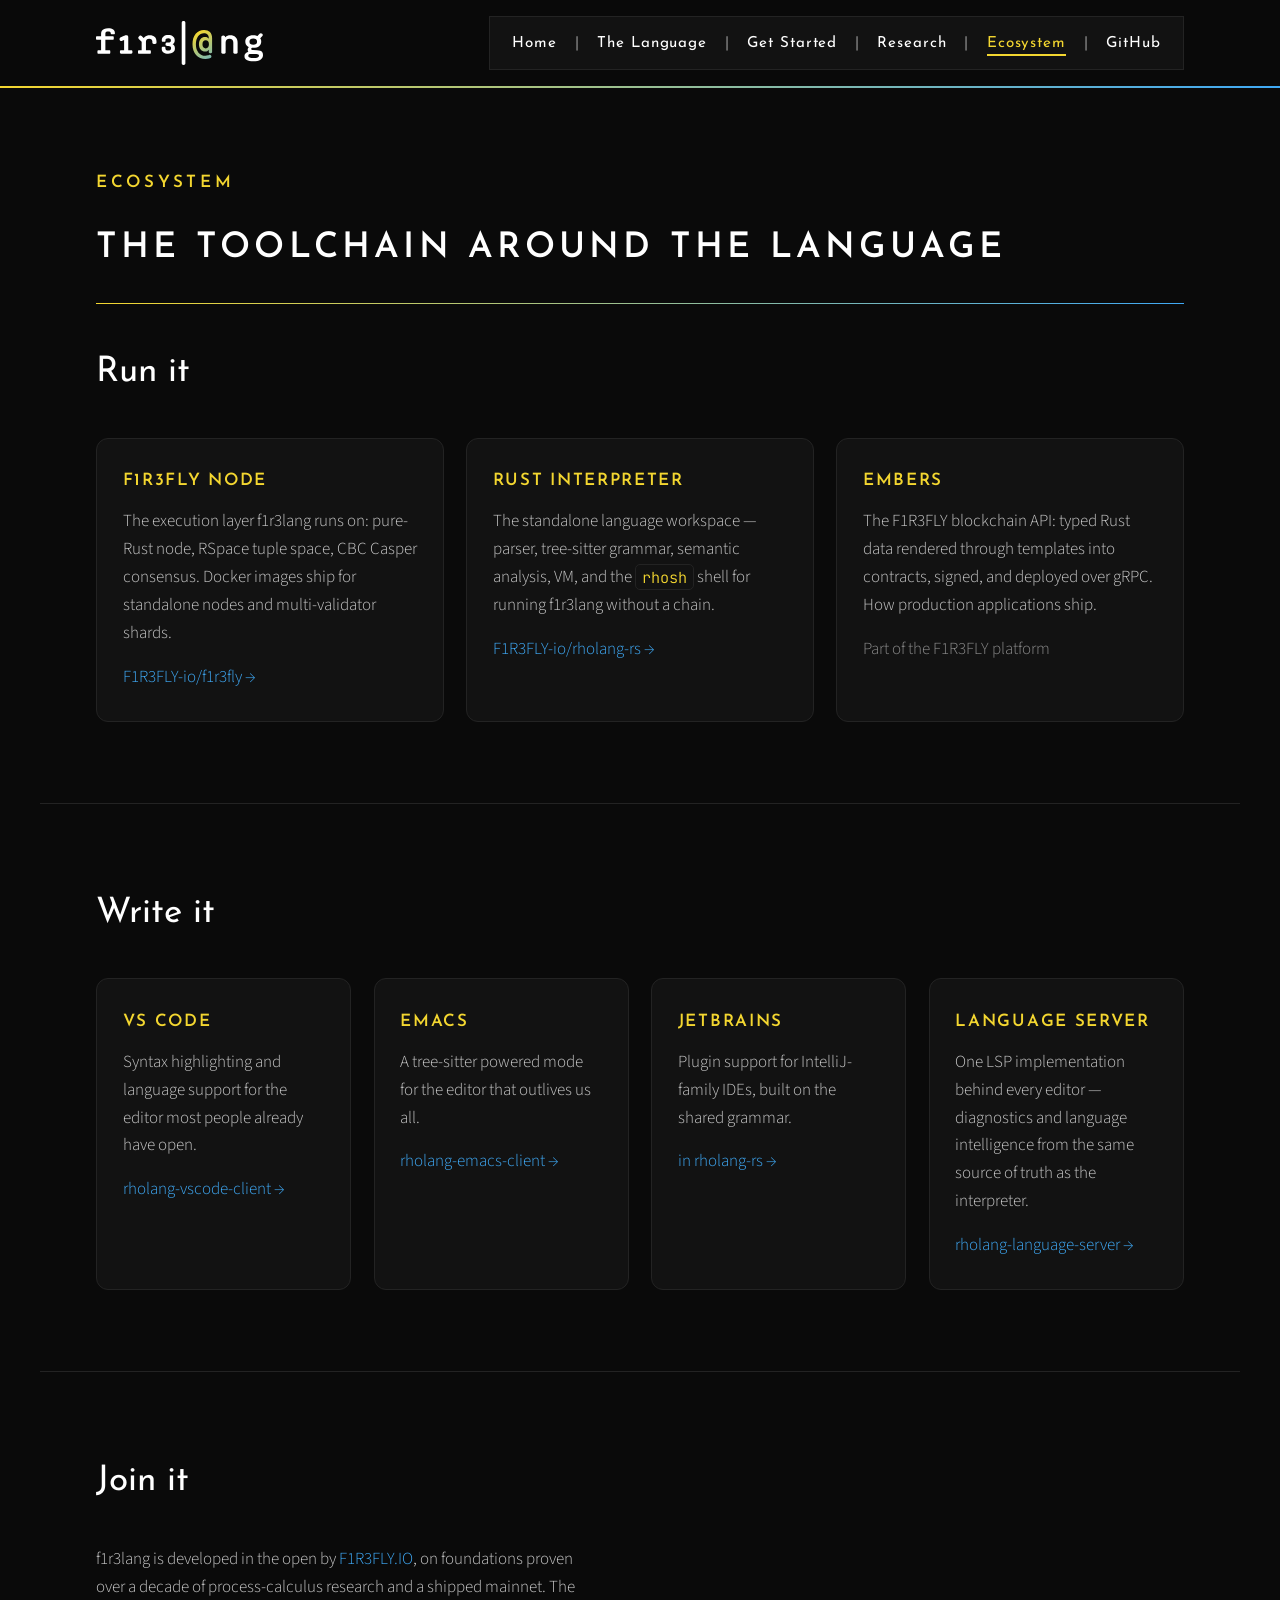
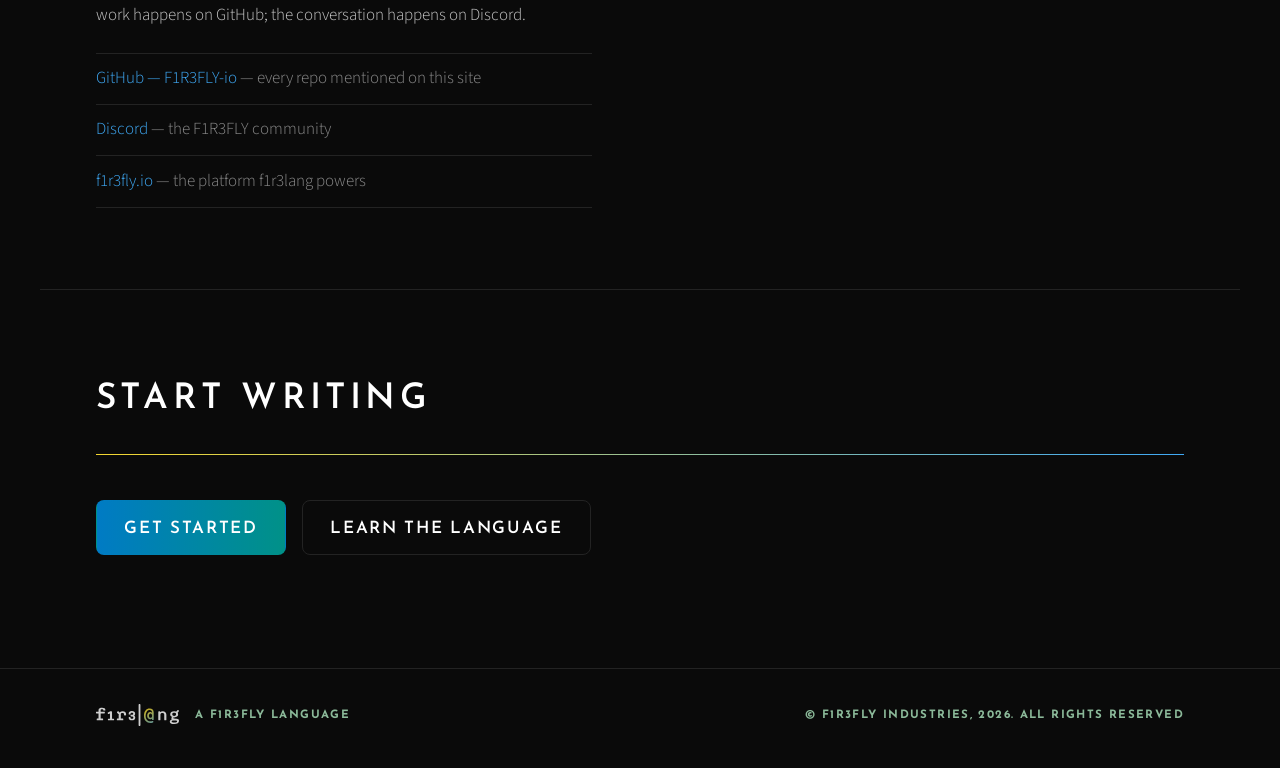
<file: ecosystem.html>
<!DOCTYPE html>
<html lang="en">
<head>
  <meta charset="UTF-8">
  <meta name="viewport" content="width=device-width, initial-scale=1.0">
  <title>Ecosystem — f1r3lang</title>
  <meta name="description" content="The f1r3lang toolchain: the F1R3FLY node, editor support for VS Code, Emacs and JetBrains, the language server, Embers, and the community.">
  <meta name="theme-color" content="#0A0A0A">

  <link rel="preconnect" href="https://fonts.googleapis.com">
  <link rel="preconnect" href="https://fonts.gstatic.com" crossorigin>
  <link rel="stylesheet" href="https://fonts.googleapis.com/css2?family=Josefin+Sans:wght@300;400;600;700&family=Source+Sans+3:wght@300;400;600&family=JetBrains+Mono:wght@400;700&display=swap">

  <link rel="stylesheet" href="css/styles.css">
  <!-- deploy:begin (finalize.py — do not hand-edit) -->
  <link rel="canonical" href="https://f1r3lang.ai/ecosystem.html">
  <link rel="icon" href="/images/f1r3lang-logo-v1.svg" type="image/svg+xml">
  <meta property="og:url" content="https://f1r3lang.ai/ecosystem.html">
  <meta property="og:site_name" content="f1r3lang">
  <meta property="og:type" content="website">
  <meta property="og:title" content="Ecosystem">
  <meta property="og:description" content="The f1r3lang toolchain: the F1R3FLY node, editor support for VS Code, Emacs and JetBrains, the language server, Embers, and the community.">
  <!-- deploy:end -->
</head>
<body>

<a href="#main" class="skip-link">Skip to main content</a>

<nav class="site-nav" aria-label="Main navigation">
  <div class="nav-container">
    <a href="index.html" class="nav-logo">
      <img src="images/f1r3lang-logo-v1.svg" alt="f1r3lang">
    </a>
    <button class="nav-toggle" aria-expanded="false" aria-controls="nav-menu">&#9776;</button>
    <ul class="nav-links" id="nav-menu">
      <li><a href="index.html">Home</a></li>
      <li class="nav-divider" aria-hidden="true">|</li>
      <li><a href="language.html">The Language</a></li>
      <li class="nav-divider" aria-hidden="true">|</li>
      <li><a href="get-started.html">Get Started</a></li>
      <li class="nav-divider" aria-hidden="true">|</li>
      <li><a href="research.html">Research</a></li>
      <li class="nav-divider" aria-hidden="true">|</li>
      <li><a href="ecosystem.html" aria-current="page">Ecosystem</a></li>
      <li class="nav-divider" aria-hidden="true">|</li>
      <li><a href="https://github.com/F1R3FLY-io" target="_blank" rel="noopener">GitHub</a></li>
    </ul>
  </div>
</nav>

<main id="main">

<header class="page-head">
  <p class="eyebrow">Ecosystem</p>
  <h1 class="section-header">The toolchain around the language</h1>
  <hr class="section-rule">
</header>

<section class="section reveal" id="platform" style="border-top:none; padding-top:2.5rem;">
  <h2 class="section-sub">Run it</h2>
  <div class="card-grid" style="margin-top:0;">
    <article class="card">
      <h3>F1R3FLY node</h3>
      <p>The execution layer f1r3lang runs on: pure-Rust node, RSpace tuple space, CBC Casper consensus. Docker images ship for standalone nodes and multi-validator shards.</p>
      <p class="card-note"><a href="https://github.com/F1R3FLY-io/f1r3fly" target="_blank" rel="noopener">F1R3FLY-io/f1r3fly &rarr;</a></p>
    </article>
    <article class="card">
      <h3>Rust interpreter</h3>
      <p>The standalone language workspace — parser, tree-sitter grammar, semantic analysis, VM, and the <code class="inline">rhosh</code> shell for running f1r3lang without a chain.</p>
      <p class="card-note"><a href="https://github.com/F1R3FLY-io/rholang-rs" target="_blank" rel="noopener">F1R3FLY-io/rholang-rs &rarr;</a></p>
    </article>
    <article class="card">
      <h3>Embers</h3>
      <p>The F1R3FLY blockchain API: typed Rust data rendered through templates into contracts, signed, and deployed over gRPC. How production applications ship.</p>
      <p class="card-note">Part of the F1R3FLY platform</p>
    </article>
  </div>
</section>

<section class="section reveal" id="editors">
  <h2 class="section-sub">Write it</h2>
  <div class="card-grid" style="margin-top:0;">
    <article class="card">
      <h3>VS Code</h3>
      <p>Syntax highlighting and language support for the editor most people already have open.</p>
      <p class="card-note"><a href="https://github.com/F1R3FLY-io/rholang-vscode-client" target="_blank" rel="noopener">rholang-vscode-client &rarr;</a></p>
    </article>
    <article class="card">
      <h3>Emacs</h3>
      <p>A tree-sitter powered mode for the editor that outlives us all.</p>
      <p class="card-note"><a href="https://github.com/F1R3FLY-io/rholang-emacs-client" target="_blank" rel="noopener">rholang-emacs-client &rarr;</a></p>
    </article>
    <article class="card">
      <h3>JetBrains</h3>
      <p>Plugin support for IntelliJ-family IDEs, built on the shared grammar.</p>
      <p class="card-note"><a href="https://github.com/F1R3FLY-io/rholang-rs" target="_blank" rel="noopener">in rholang-rs &rarr;</a></p>
    </article>
    <article class="card">
      <h3>Language server</h3>
      <p>One LSP implementation behind every editor — diagnostics and language intelligence from the same source of truth as the interpreter.</p>
      <p class="card-note"><a href="https://github.com/F1R3FLY-io/rholang-language-server" target="_blank" rel="noopener">rholang-language-server &rarr;</a></p>
    </article>
  </div>
</section>

<section class="section reveal" id="community">
  <h2 class="section-sub">Join it</h2>
  <div class="prose">
    <p>f1r3lang is developed in the open by <a href="https://f1r3fly.io" target="_blank" rel="noopener">F1R3FLY.IO</a>, on foundations proven over a decade of process-calculus research and a shipped mainnet. The work happens on GitHub; the conversation happens on Discord.</p>
  </div>
  <ul class="link-list" style="max-width:var(--measure);">
    <li><a href="https://github.com/F1R3FLY-io" target="_blank" rel="noopener">GitHub — F1R3FLY-io</a> <span class="link-desc">— every repo mentioned on this site</span></li>
    <li><a href="https://discord.gg/NN59aFdAHM" target="_blank" rel="noopener">Discord</a> <span class="link-desc">— the F1R3FLY community</span></li>
    <li><a href="https://f1r3fly.io" target="_blank" rel="noopener">f1r3fly.io</a> <span class="link-desc">— the platform f1r3lang powers</span></li>
  </ul>
</section>

<section class="section cta-band reveal">
  <h2 class="section-header">Start writing</h2>
  <hr class="section-rule">
  <div class="hero-actions" style="margin-top:0;">
    <a class="btn btn-primary" href="get-started.html">Get started</a>
    <a class="btn btn-ghost" href="language.html">Learn the language</a>
  </div>
</section>

</main>

<footer class="site-footer">
  <div class="footer-container">
    <div class="footer-brand">
      <img src="images/f1r3lang-logo-v1.svg" alt="">
      <span class="footer-note">A <a href="https://f1r3fly.io" target="_blank" rel="noopener">F1R3FLY</a> language</span>
    </div>
    <span class="footer-copy">&copy; F1R3FLY INDUSTRIES, 2026. All Rights Reserved</span>
  </div>
</footer>

<script src="js/main.js"></script>
</body>
</html>
</file>
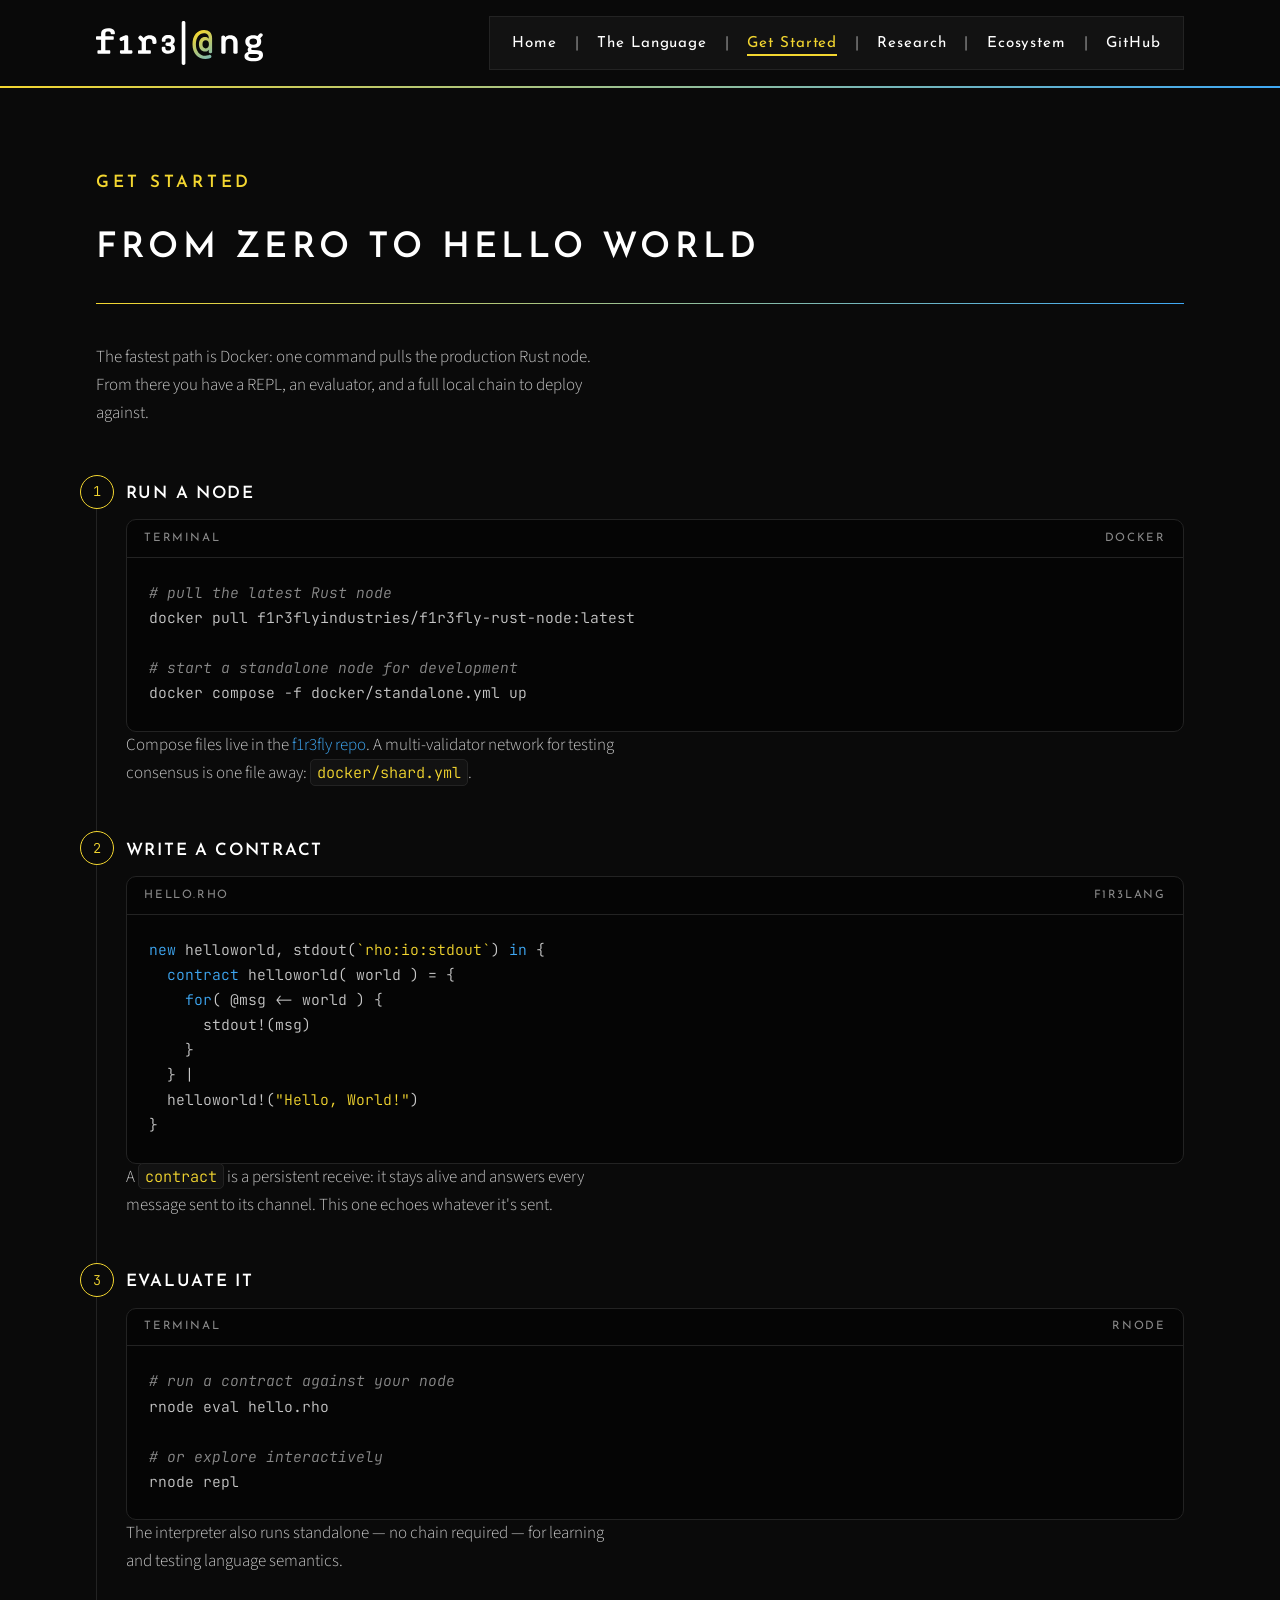
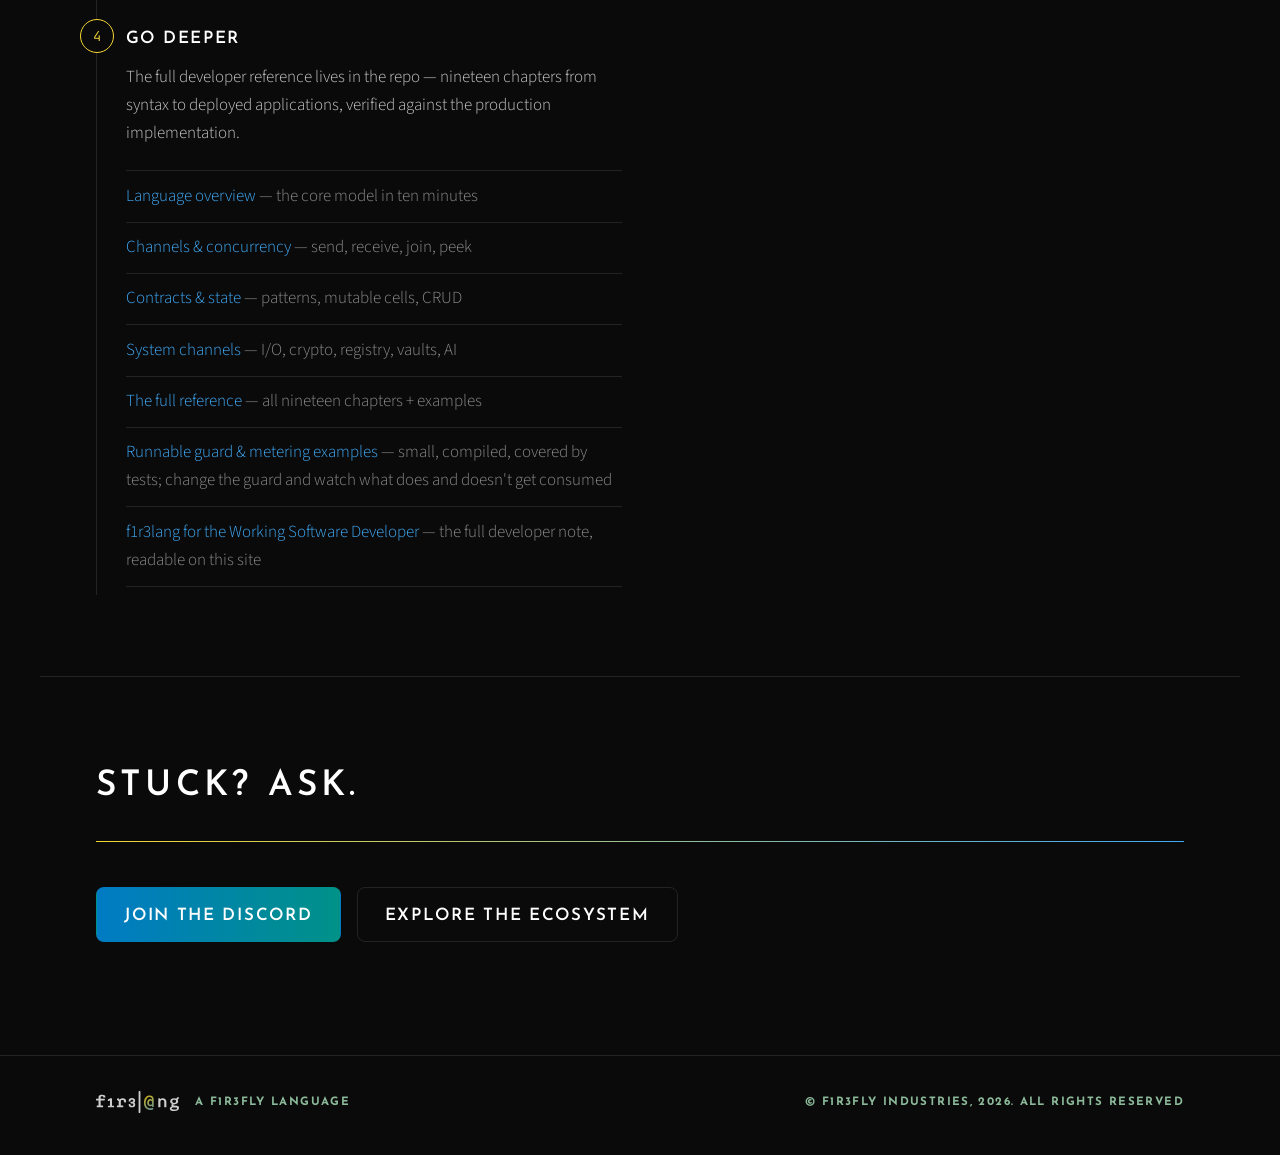
<file: get-started.html>
<!DOCTYPE html>
<html lang="en">
<head>
  <meta charset="UTF-8">
  <meta name="viewport" content="width=device-width, initial-scale=1.0">
  <title>Get Started — f1r3lang</title>
  <meta name="description" content="Run a F1R3FLY node with Docker, open the REPL, and write your first f1r3lang contract in minutes.">
  <meta name="theme-color" content="#0A0A0A">

  <link rel="preconnect" href="https://fonts.googleapis.com">
  <link rel="preconnect" href="https://fonts.gstatic.com" crossorigin>
  <link rel="stylesheet" href="https://fonts.googleapis.com/css2?family=Josefin+Sans:wght@300;400;600;700&family=Source+Sans+3:wght@300;400;600&family=JetBrains+Mono:wght@400;700&display=swap">

  <link rel="stylesheet" href="css/styles.css">
  <!-- deploy:begin (finalize.py — do not hand-edit) -->
  <link rel="canonical" href="https://f1r3lang.ai/get-started.html">
  <link rel="icon" href="/images/f1r3lang-logo-v1.svg" type="image/svg+xml">
  <meta property="og:url" content="https://f1r3lang.ai/get-started.html">
  <meta property="og:site_name" content="f1r3lang">
  <meta property="og:type" content="website">
  <meta property="og:title" content="Get Started">
  <meta property="og:description" content="Run a F1R3FLY node with Docker, open the REPL, and write your first f1r3lang contract in minutes.">
  <!-- deploy:end -->
</head>
<body>

<a href="#main" class="skip-link">Skip to main content</a>

<nav class="site-nav" aria-label="Main navigation">
  <div class="nav-container">
    <a href="index.html" class="nav-logo">
      <img src="images/f1r3lang-logo-v1.svg" alt="f1r3lang">
    </a>
    <button class="nav-toggle" aria-expanded="false" aria-controls="nav-menu">&#9776;</button>
    <ul class="nav-links" id="nav-menu">
      <li><a href="index.html">Home</a></li>
      <li class="nav-divider" aria-hidden="true">|</li>
      <li><a href="language.html">The Language</a></li>
      <li class="nav-divider" aria-hidden="true">|</li>
      <li><a href="get-started.html" aria-current="page">Get Started</a></li>
      <li class="nav-divider" aria-hidden="true">|</li>
      <li><a href="research.html">Research</a></li>
      <li class="nav-divider" aria-hidden="true">|</li>
      <li><a href="ecosystem.html">Ecosystem</a></li>
      <li class="nav-divider" aria-hidden="true">|</li>
      <li><a href="https://github.com/F1R3FLY-io" target="_blank" rel="noopener">GitHub</a></li>
    </ul>
  </div>
</nav>

<main id="main">

<header class="page-head">
  <p class="eyebrow">Get started</p>
  <h1 class="section-header">From zero to hello world</h1>
  <hr class="section-rule">
</header>

<section class="section reveal" style="border-top:none; padding-top:2.5rem;">
  <div class="prose">
    <p>The fastest path is Docker: one command pulls the production Rust node. From there you have a REPL, an evaluator, and a full local chain to deploy against.</p>
  </div>

  <div class="steps">

    <div class="step" data-step="1">
      <h3>Run a node</h3>
      <div class="code-block" style="margin-top:0.5rem;">
        <div class="code-block-bar"><span>terminal</span><span>docker</span></div>
        <pre><span class="cm"># pull the latest Rust node</span>
docker pull f1r3flyindustries/f1r3fly-rust-node:latest

<span class="cm"># start a standalone node for development</span>
docker compose -f docker/standalone.yml up</pre>
      </div>
      <p class="card-note" style="max-width:var(--measure);">Compose files live in the <a href="https://github.com/F1R3FLY-io/f1r3fly" target="_blank" rel="noopener">f1r3fly repo</a>. A multi-validator network for testing consensus is one file away: <code class="inline">docker/shard.yml</code>.</p>
    </div>

    <div class="step" data-step="2">
      <h3>Write a contract</h3>
      <div class="code-block" style="margin-top:0.5rem;">
        <div class="code-block-bar"><span>hello.rho</span><span>f1r3lang</span></div>
        <pre><span class="kw">new</span> helloworld, stdout(<span class="str">`rho:io:stdout`</span>) <span class="kw">in</span> {
  <span class="kw">contract</span> helloworld( world ) = {
    <span class="kw">for</span>( @msg &lt;- world ) {
      stdout!(msg)
    }
  } |
  helloworld!(<span class="str">"Hello, World!"</span>)
}</pre>
      </div>
      <p class="card-note" style="max-width:var(--measure);">A <code class="inline">contract</code> is a persistent receive: it stays alive and answers every message sent to its channel. This one echoes whatever it's sent.</p>
    </div>

    <div class="step" data-step="3">
      <h3>Evaluate it</h3>
      <div class="code-block" style="margin-top:0.5rem;">
        <div class="code-block-bar"><span>terminal</span><span>rnode</span></div>
        <pre><span class="cm"># run a contract against your node</span>
rnode eval hello.rho

<span class="cm"># or explore interactively</span>
rnode repl</pre>
      </div>
      <p class="card-note" style="max-width:var(--measure);">The interpreter also runs standalone — no chain required — for learning and testing language semantics.</p>
    </div>

    <div class="step" data-step="4">
      <h3>Go deeper</h3>
      <p style="max-width:var(--measure);">The full developer reference lives in the repo — nineteen chapters from syntax to deployed applications, verified against the production implementation.</p>
      <ul class="link-list" style="max-width:var(--measure);">
        <li><a href="https://github.com/F1R3FLY-io/f1r3fly/blob/main/docs/rholang/01-language-overview.md" target="_blank" rel="noopener">Language overview</a> <span class="link-desc">— the core model in ten minutes</span></li>
        <li><a href="https://github.com/F1R3FLY-io/f1r3fly/blob/main/docs/rholang/08-channels-and-concurrency.md" target="_blank" rel="noopener">Channels &amp; concurrency</a> <span class="link-desc">— send, receive, join, peek</span></li>
        <li><a href="https://github.com/F1R3FLY-io/f1r3fly/blob/main/docs/rholang/09-contracts-and-state.md" target="_blank" rel="noopener">Contracts &amp; state</a> <span class="link-desc">— patterns, mutable cells, CRUD</span></li>
        <li><a href="https://github.com/F1R3FLY-io/f1r3fly/blob/main/docs/rholang/10-system-channels.md" target="_blank" rel="noopener">System channels</a> <span class="link-desc">— I/O, crypto, registry, vaults, AI</span></li>
        <li><a href="https://github.com/F1R3FLY-io/f1r3fly/blob/main/docs/rholang/README.md" target="_blank" rel="noopener">The full reference</a> <span class="link-desc">— all nineteen chapters + examples</span></li>
        <li><a href="https://github.com/F1R3FLY-io/f1r3node-rust" target="_blank" rel="noopener">Runnable guard &amp; metering examples</a> <span class="link-desc">— small, compiled, covered by tests; change the guard and watch what does and doesn't get consumed</span></li>
        <li><a href="developers.html">f1r3lang for the Working Software Developer</a> <span class="link-desc">— the full developer note, readable on this site</span></li>
      </ul>
    </div>

  </div>
</section>

<section class="section cta-band reveal">
  <h2 class="section-header">Stuck? Ask.</h2>
  <hr class="section-rule">
  <div class="hero-actions" style="margin-top:0;">
    <a class="btn btn-primary" href="https://discord.gg/NN59aFdAHM" target="_blank" rel="noopener">Join the Discord</a>
    <a class="btn btn-ghost" href="ecosystem.html">Explore the ecosystem</a>
  </div>
</section>

</main>

<footer class="site-footer">
  <div class="footer-container">
    <div class="footer-brand">
      <img src="images/f1r3lang-logo-v1.svg" alt="">
      <span class="footer-note">A <a href="https://f1r3fly.io" target="_blank" rel="noopener">F1R3FLY</a> language</span>
    </div>
    <span class="footer-copy">&copy; F1R3FLY INDUSTRIES, 2026. All Rights Reserved</span>
  </div>
</footer>

<script src="js/main.js"></script>
</body>
</html>
</file>
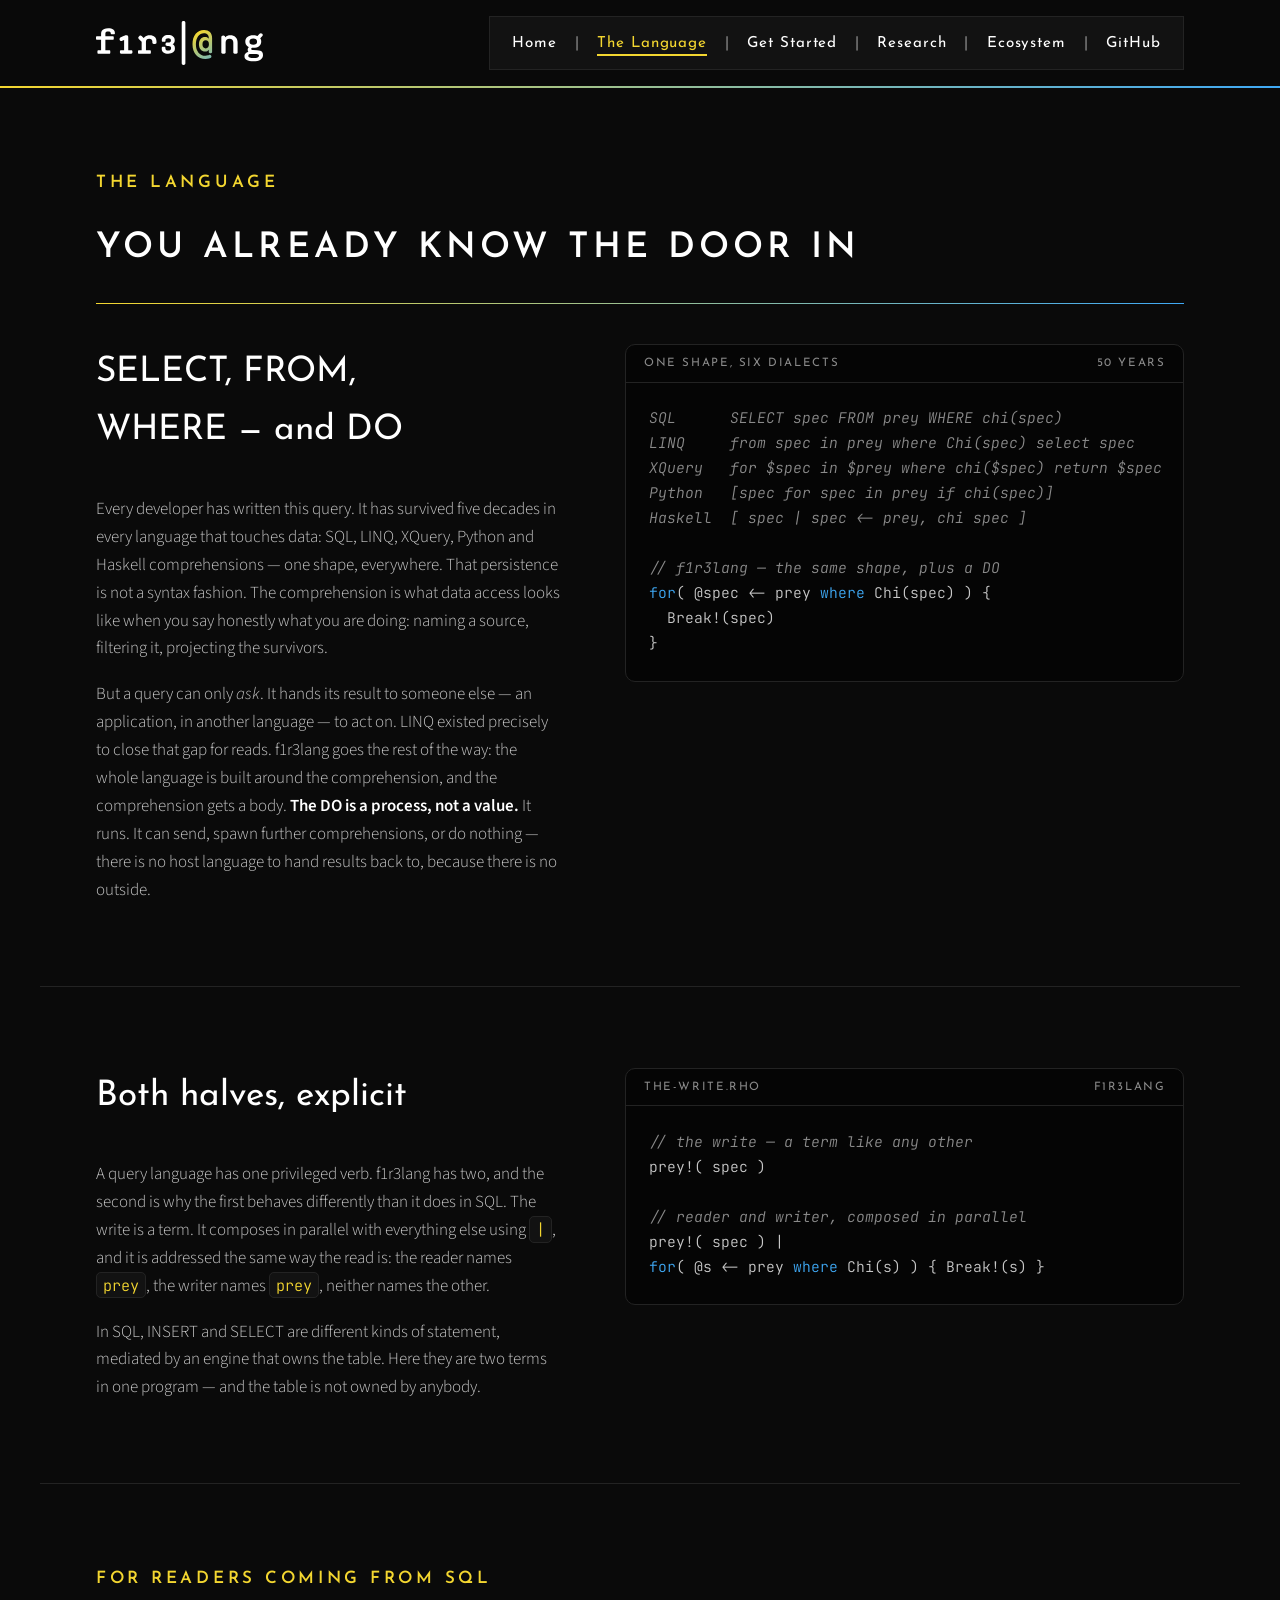
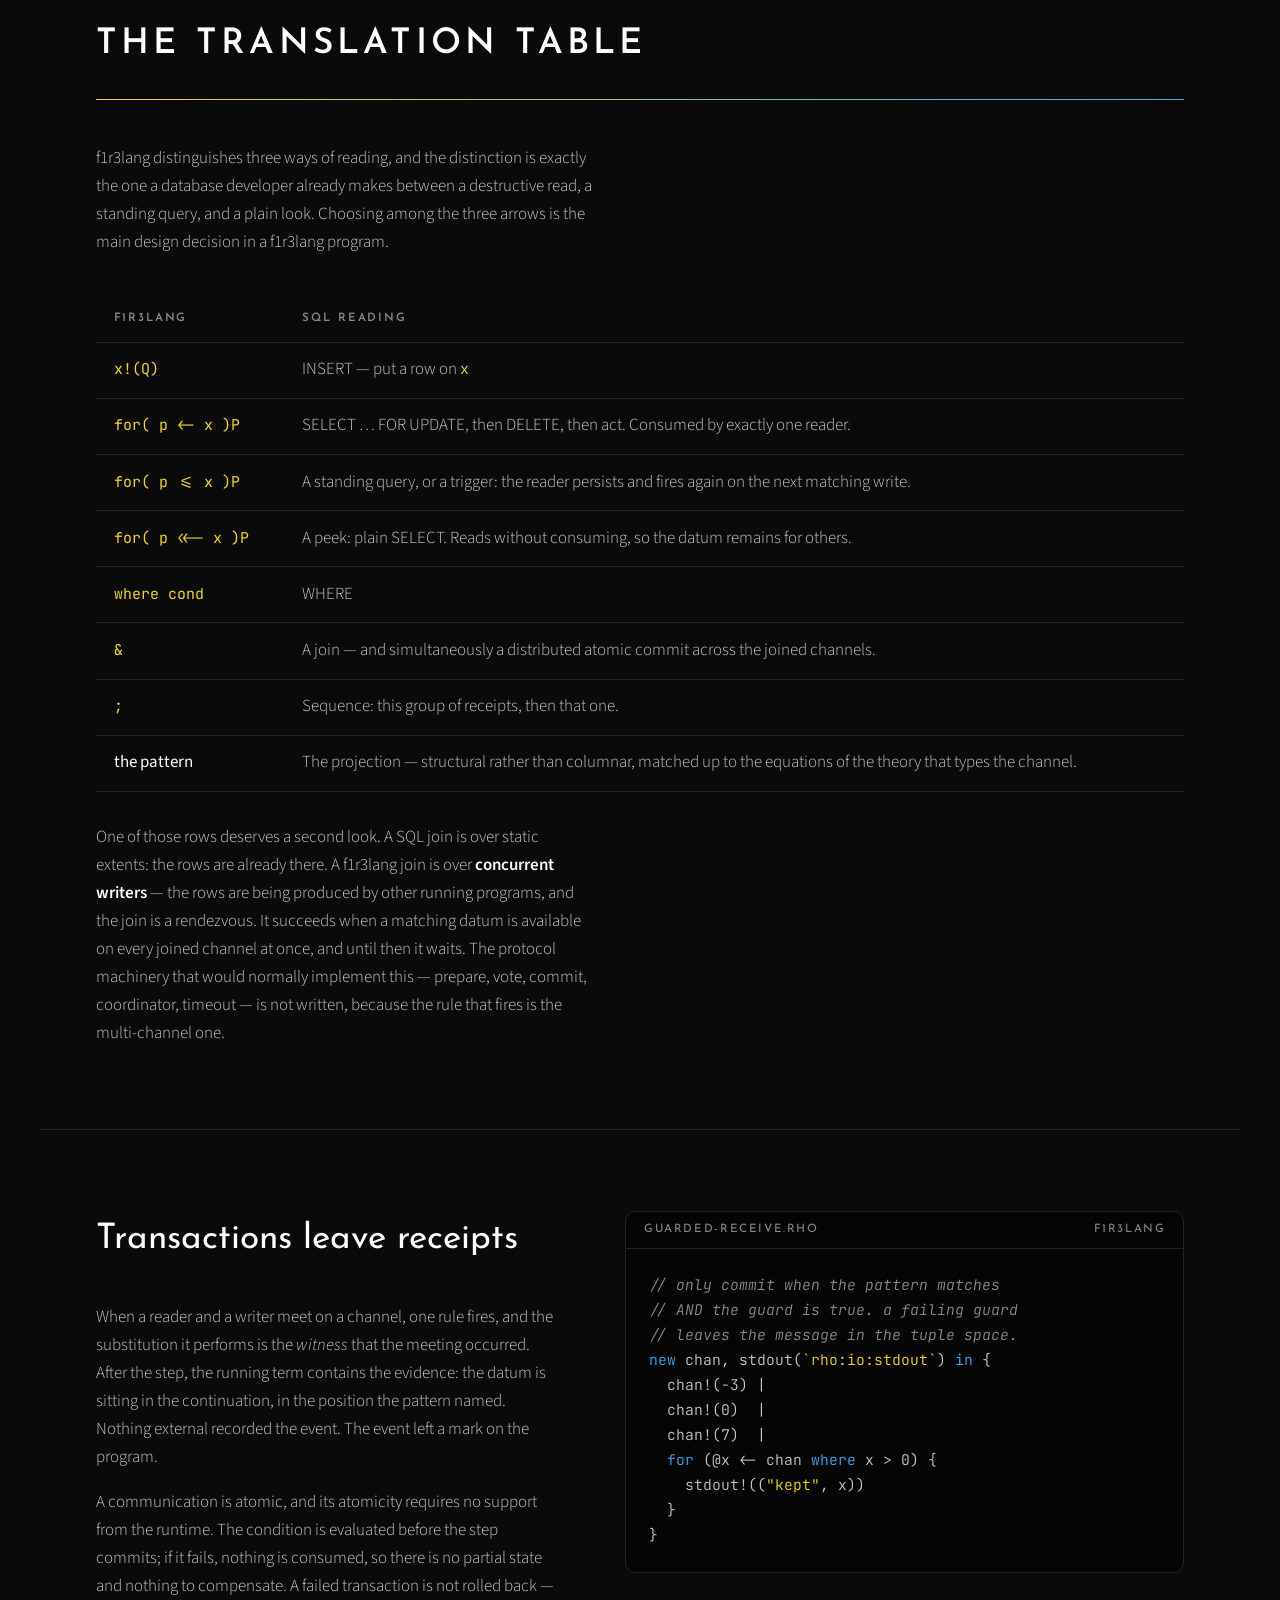
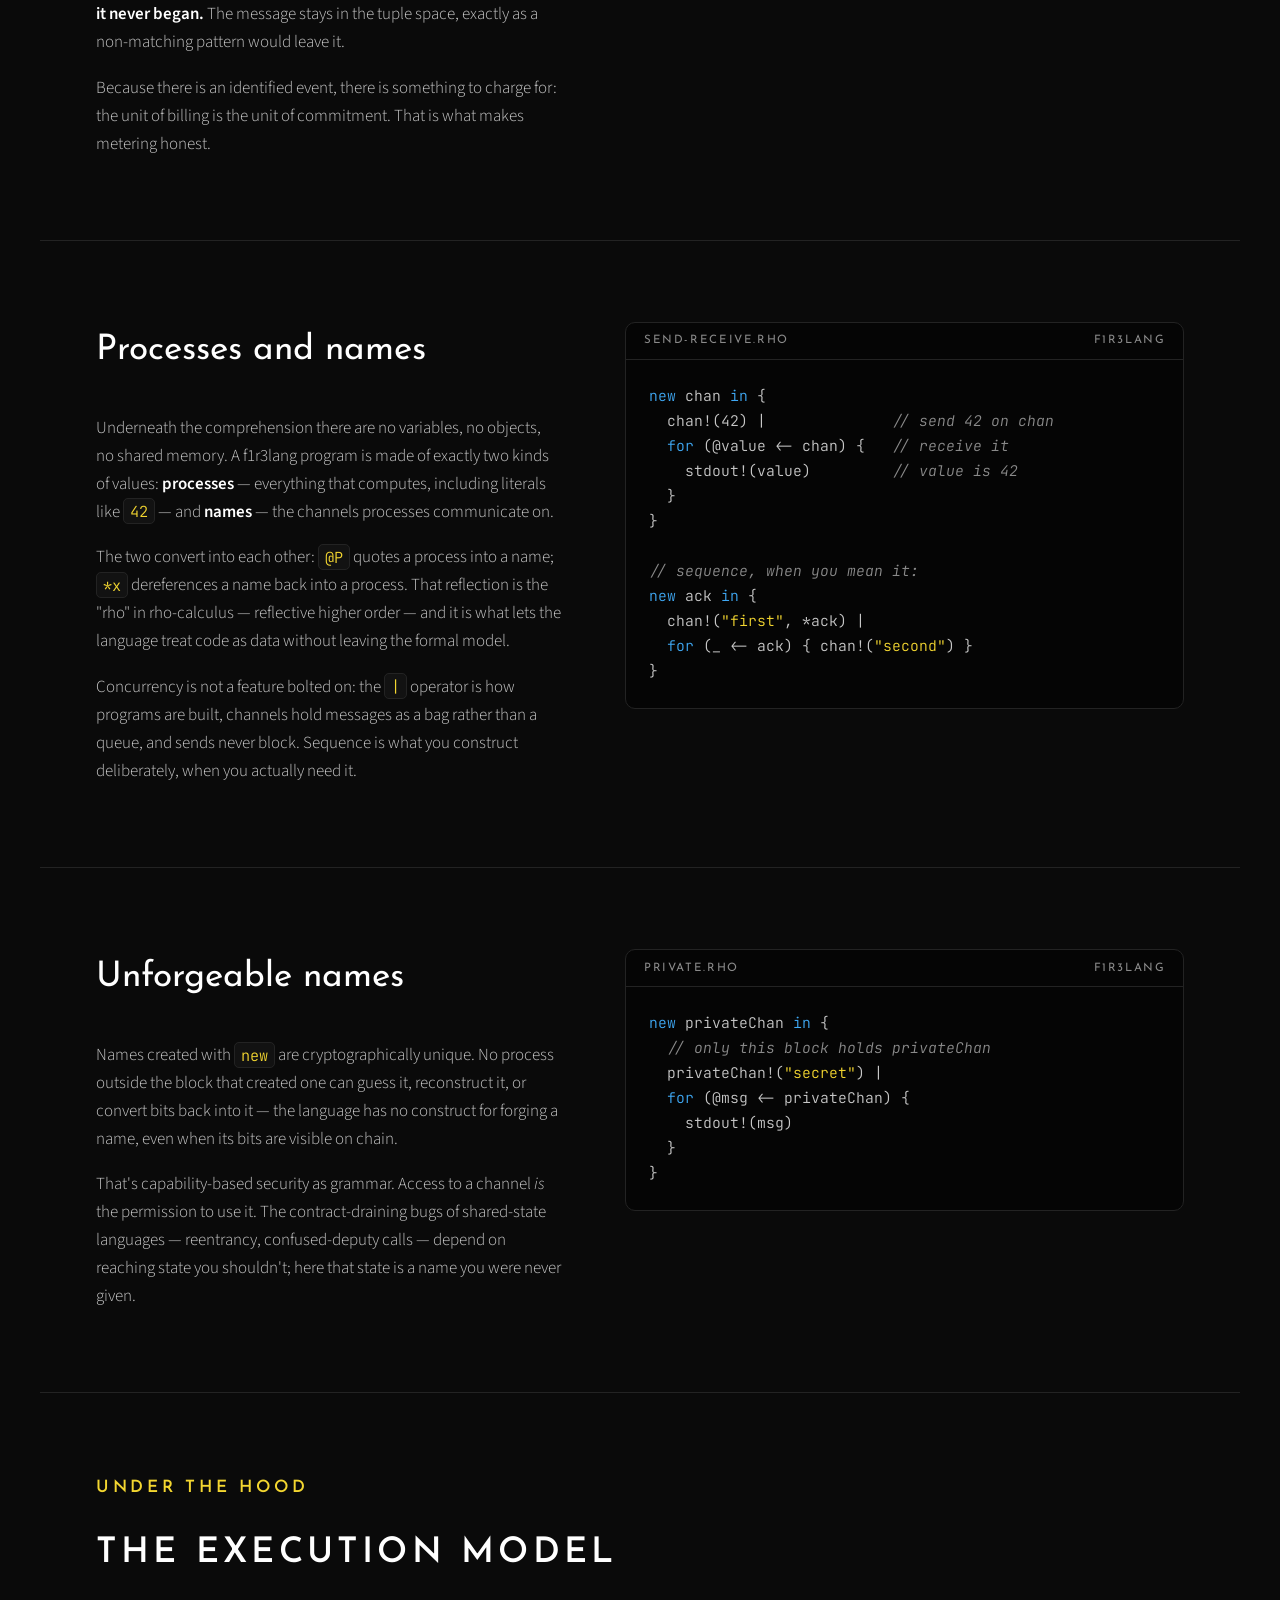
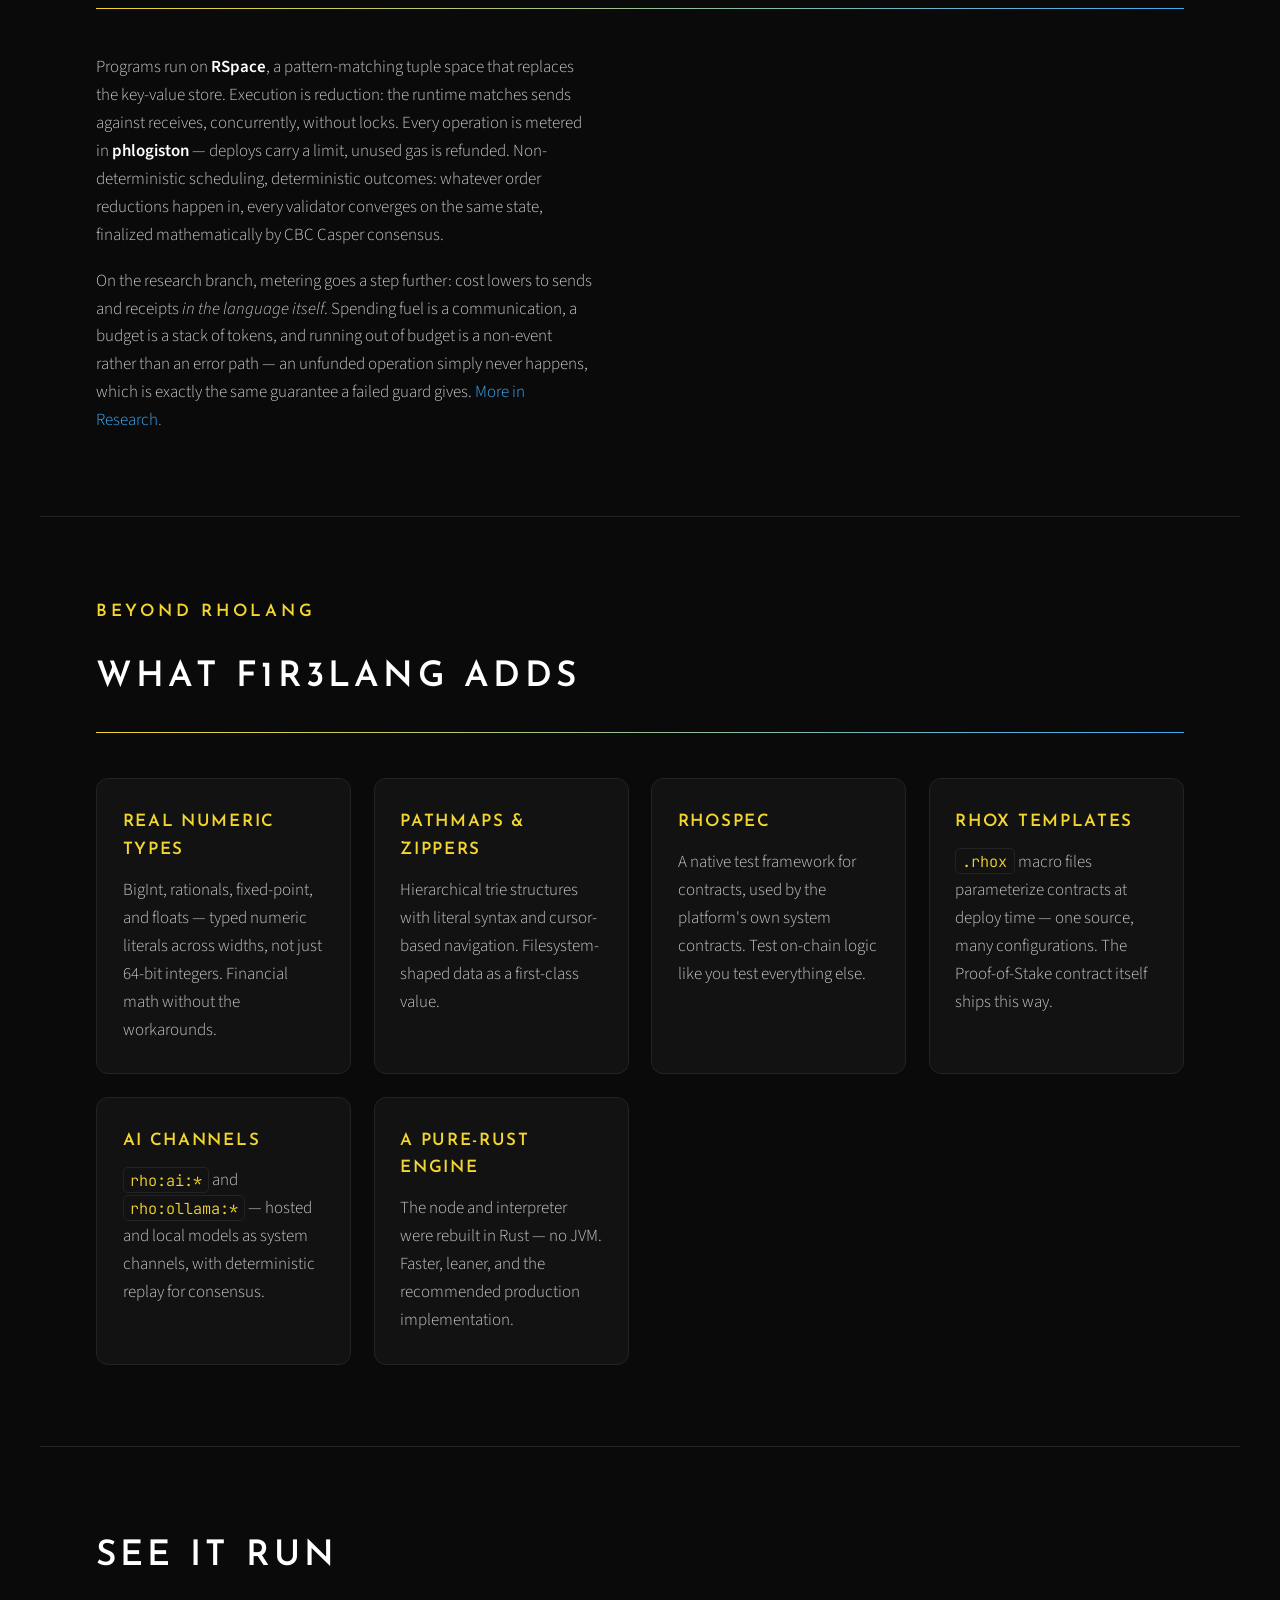
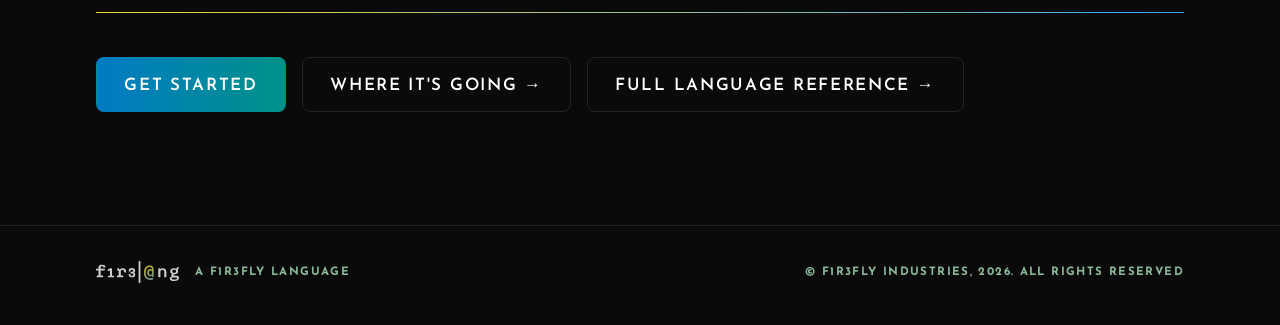
<file: language.html>
<!DOCTYPE html>
<html lang="en">
<head>
  <meta charset="UTF-8">
  <meta name="viewport" content="width=device-width, initial-scale=1.0">
  <title>The Language — f1r3lang</title>
  <meta name="description" content="How f1r3lang works, starting from the query shape you already know: SELECT-FROM-WHERE-DO, explicit writes, witnessed transactions, unforgeable names, and the RSpace execution model.">
  <meta name="theme-color" content="#0A0A0A">

  <link rel="preconnect" href="https://fonts.googleapis.com">
  <link rel="preconnect" href="https://fonts.gstatic.com" crossorigin>
  <link rel="stylesheet" href="https://fonts.googleapis.com/css2?family=Josefin+Sans:wght@300;400;600;700&family=Source+Sans+3:wght@300;400;600&family=JetBrains+Mono:wght@400;700&display=swap">

  <link rel="stylesheet" href="css/styles.css">
  <!-- deploy:begin (finalize.py — do not hand-edit) -->
  <link rel="canonical" href="https://f1r3lang.ai/language.html">
  <link rel="icon" href="/images/f1r3lang-logo-v1.svg" type="image/svg+xml">
  <meta property="og:url" content="https://f1r3lang.ai/language.html">
  <meta property="og:site_name" content="f1r3lang">
  <meta property="og:type" content="website">
  <meta property="og:title" content="The Language">
  <meta property="og:description" content="How f1r3lang works, starting from the query shape you already know: SELECT-FROM-WHERE-DO, explicit writes, witnessed transactions, unforgeable names, and the RSpace execution model.">
  <!-- deploy:end -->
</head>
<body>

<a href="#main" class="skip-link">Skip to main content</a>

<nav class="site-nav" aria-label="Main navigation">
  <div class="nav-container">
    <a href="index.html" class="nav-logo">
      <img src="images/f1r3lang-logo-v1.svg" alt="f1r3lang">
    </a>
    <button class="nav-toggle" aria-expanded="false" aria-controls="nav-menu">&#9776;</button>
    <ul class="nav-links" id="nav-menu">
      <li><a href="index.html">Home</a></li>
      <li class="nav-divider" aria-hidden="true">|</li>
      <li><a href="language.html" aria-current="page">The Language</a></li>
      <li class="nav-divider" aria-hidden="true">|</li>
      <li><a href="get-started.html">Get Started</a></li>
      <li class="nav-divider" aria-hidden="true">|</li>
      <li><a href="research.html">Research</a></li>
      <li class="nav-divider" aria-hidden="true">|</li>
      <li><a href="ecosystem.html">Ecosystem</a></li>
      <li class="nav-divider" aria-hidden="true">|</li>
      <li><a href="https://github.com/F1R3FLY-io" target="_blank" rel="noopener">GitHub</a></li>
    </ul>
  </div>
</nav>

<main id="main">

<header class="page-head">
  <p class="eyebrow">The language</p>
  <h1 class="section-header">You already know the door&nbsp;in</h1>
  <hr class="section-rule">
</header>

<!-- ============ THE DOOR ============ -->
<section class="section reveal" id="door" style="border-top:none; padding-top:2.5rem;">
  <div class="split" style="margin-top:0;">
    <div class="prose">
      <h2 class="section-sub">SELECT, FROM, WHERE — and DO</h2>
      <p>Every developer has written this query. It has survived five decades in every language that touches data: SQL, LINQ, XQuery, Python and Haskell comprehensions — one shape, everywhere. That persistence is not a syntax fashion. The comprehension is what data access looks like when you say honestly what you are doing: naming a source, filtering it, projecting the survivors.</p>
      <p>But a query can only <em>ask</em>. It hands its result to someone else — an application, in another language — to act on. LINQ existed precisely to close that gap for reads. f1r3lang goes the rest of the way: the whole language is built around the comprehension, and the comprehension gets a body. <strong>The DO is a process, not a value.</strong> It runs. It can send, spawn further comprehensions, or do nothing — there is no host language to hand results back to, because there is no outside.</p>
    </div>
    <div class="code-block" style="margin-top:0;">
      <div class="code-block-bar"><span>one shape, six dialects</span><span>50 years</span></div>
      <pre><span class="cm">SQL      SELECT spec FROM prey WHERE chi(spec)</span>
<span class="cm">LINQ     from spec in prey where Chi(spec) select spec</span>
<span class="cm">XQuery   for $spec in $prey where chi($spec) return $spec</span>
<span class="cm">Python   [spec for spec in prey if chi(spec)]</span>
<span class="cm">Haskell  [ spec | spec &lt;- prey, chi spec ]</span>

<span class="cm">// f1r3lang — the same shape, plus a DO</span>
<span class="kw">for</span>( @spec &lt;- prey <span class="kw">where</span> Chi(spec) ) {
  Break!(spec)
}</pre>
    </div>
  </div>
</section>

<!-- ============ THE WRITE ============ -->
<section class="section reveal" id="write">
  <div class="split" style="margin-top:0;">
    <div class="prose">
      <h2 class="section-sub">Both halves, explicit</h2>
      <p>A query language has one privileged verb. f1r3lang has two, and the second is why the first behaves differently than it does in SQL. The write is a term. It composes in parallel with everything else using <code class="inline">|</code>, and it is addressed the same way the read is: the reader names <code class="inline">prey</code>, the writer names <code class="inline">prey</code>, neither names the other.</p>
      <p>In SQL, INSERT and SELECT are different kinds of statement, mediated by an engine that owns the table. Here they are two terms in one program — and the table is not owned by anybody.</p>
    </div>
    <div class="code-block" style="margin-top:0;">
      <div class="code-block-bar"><span>the-write.rho</span><span>f1r3lang</span></div>
      <pre><span class="cm">// the write — a term like any other</span>
prey!( spec )

<span class="cm">// reader and writer, composed in parallel</span>
prey!( spec ) |
<span class="kw">for</span>( @s &lt;- prey <span class="kw">where</span> Chi(s) ) { Break!(s) }</pre>
    </div>
  </div>
</section>

<!-- ============ TRANSLATION TABLE ============ -->
<section class="section reveal" id="translation">
  <p class="eyebrow">For readers coming from SQL</p>
  <h2 class="section-header">The translation table</h2>
  <hr class="section-rule">
  <div class="prose">
    <p>f1r3lang distinguishes three ways of reading, and the distinction is exactly the one a database developer already makes between a destructive read, a standing query, and a plain look. Choosing among the three arrows is the main design decision in a f1r3lang program.</p>
  </div>
  <div class="compare-wrap">
  <table class="compare">
    <thead><tr><th scope="col">f1r3lang</th><th scope="col">SQL reading</th></tr></thead>
    <tbody>
      <tr><td><code>x!(Q)</code></td><td>INSERT — put a row on <code>x</code></td></tr>
      <tr><td><code>for( p &lt;- x )P</code></td><td>SELECT &hellip; FOR UPDATE, then DELETE, then act. Consumed by exactly one reader.</td></tr>
      <tr><td><code>for( p &lt;= x )P</code></td><td>A standing query, or a trigger: the reader persists and fires again on the next matching write.</td></tr>
      <tr><td><code>for( p &lt;&lt;- x )P</code></td><td>A peek: plain SELECT. Reads without consuming, so the datum remains for others.</td></tr>
      <tr><td><code>where cond</code></td><td>WHERE</td></tr>
      <tr><td><code>&amp;</code></td><td>A join — and simultaneously a distributed atomic commit across the joined channels.</td></tr>
      <tr><td><code>;</code></td><td>Sequence: this group of receipts, then that one.</td></tr>
      <tr><td>the pattern</td><td>The projection — structural rather than columnar, matched up to the equations of the theory that types the channel.</td></tr>
    </tbody>
  </table>
  </div>
  <div class="prose" style="margin-top:2rem;">
    <p>One of those rows deserves a second look. A SQL join is over static extents: the rows are already there. A f1r3lang join is over <strong>concurrent writers</strong> — the rows are being produced by other running programs, and the join is a rendezvous. It succeeds when a matching datum is available on every joined channel at once, and until then it waits. The protocol machinery that would normally implement this — prepare, vote, commit, coordinator, timeout — is not written, because the rule that fires is the multi-channel one.</p>
  </div>
</section>

<!-- ============ THE WITNESS ============ -->
<section class="section reveal" id="witness">
  <div class="split" style="margin-top:0;">
    <div class="prose">
      <h2 class="section-sub">Transactions leave receipts</h2>
      <p>When a reader and a writer meet on a channel, one rule fires, and the substitution it performs is the <em>witness</em> that the meeting occurred. After the step, the running term contains the evidence: the datum is sitting in the continuation, in the position the pattern named. Nothing external recorded the event. The event left a mark on the program.</p>
      <p>A communication is atomic, and its atomicity requires no support from the runtime. The condition is evaluated before the step commits; if it fails, nothing is consumed, so there is no partial state and nothing to compensate. A failed transaction is not rolled back — <strong>it never began.</strong> The message stays in the tuple space, exactly as a non-matching pattern would leave it.</p>
      <p>Because there is an identified event, there is something to charge for: the unit of billing is the unit of commitment. That is what makes metering honest.</p>
    </div>
    <div class="code-block" style="margin-top:0;">
      <div class="code-block-bar"><span>guarded-receive.rho</span><span>f1r3lang</span></div>
      <pre><span class="cm">// only commit when the pattern matches</span>
<span class="cm">// AND the guard is true. a failing guard</span>
<span class="cm">// leaves the message in the tuple space.</span>
<span class="kw">new</span> chan, stdout(<span class="str">`rho:io:stdout`</span>) <span class="kw">in</span> {
  chan!(-3) |
  chan!(0)  |
  chan!(7)  |
  <span class="kw">for</span> (@x &lt;- chan <span class="kw">where</span> x &gt; 0) {
    stdout!((<span class="str">"kept"</span>, x))
  }
}</pre>
    </div>
  </div>
</section>

<!-- ============ CORE MODEL ============ -->
<section class="section reveal" id="model">
  <div class="split" style="margin-top:0;">
    <div class="prose">
      <h2 class="section-sub">Processes and names</h2>
      <p>Underneath the comprehension there are no variables, no objects, no shared memory. A f1r3lang program is made of exactly two kinds of values: <strong>processes</strong> — everything that computes, including literals like <code class="inline">42</code> — and <strong>names</strong> — the channels processes communicate on.</p>
      <p>The two convert into each other: <code class="inline">@P</code> quotes a process into a name; <code class="inline">*x</code> dereferences a name back into a process. That reflection is the "rho" in rho&#8209;calculus — reflective higher order — and it is what lets the language treat code as data without leaving the formal model.</p>
      <p>Concurrency is not a feature bolted on: the <code class="inline">|</code> operator is how programs are built, channels hold messages as a bag rather than a queue, and sends never block. Sequence is what you construct deliberately, when you actually need it.</p>
    </div>
    <div class="code-block" style="margin-top:0;">
      <div class="code-block-bar"><span>send-receive.rho</span><span>f1r3lang</span></div>
      <pre><span class="kw">new</span> chan <span class="kw">in</span> {
  chan!(42) |              <span class="cm">// send 42 on chan</span>
  <span class="kw">for</span> (@value &lt;- chan) {   <span class="cm">// receive it</span>
    stdout!(value)         <span class="cm">// value is 42</span>
  }
}

<span class="cm">// sequence, when you mean it:</span>
<span class="kw">new</span> ack <span class="kw">in</span> {
  chan!(<span class="str">"first"</span>, *ack) |
  <span class="kw">for</span> (_ &lt;- ack) { chan!(<span class="str">"second"</span>) }
}</pre>
    </div>
  </div>
</section>

<!-- ============ SECURITY ============ -->
<section class="section reveal" id="security">
  <div class="split" style="margin-top:0;">
    <div class="prose">
      <h2 class="section-sub">Unforgeable names</h2>
      <p>Names created with <code class="inline">new</code> are cryptographically unique. No process outside the block that created one can guess it, reconstruct it, or convert bits back into it — the language has no construct for forging a name, even when its bits are visible on chain.</p>
      <p>That's capability-based security as grammar. Access to a channel <em>is</em> the permission to use it. The contract-draining bugs of shared-state languages — reentrancy, confused-deputy calls — depend on reaching state you shouldn't; here that state is a name you were never given.</p>
    </div>
    <div class="code-block" style="margin-top:0;">
      <div class="code-block-bar"><span>private.rho</span><span>f1r3lang</span></div>
      <pre><span class="kw">new</span> privateChan <span class="kw">in</span> {
  <span class="cm">// only this block holds privateChan</span>
  privateChan!(<span class="str">"secret"</span>) |
  <span class="kw">for</span> (@msg &lt;- privateChan) {
    stdout!(msg)
  }
}</pre>
    </div>
  </div>
</section>

<!-- ============ EXECUTION ============ -->
<section class="section reveal" id="execution">
  <p class="eyebrow">Under the hood</p>
  <h2 class="section-header">The execution model</h2>
  <hr class="section-rule">
  <div class="prose">
    <p>Programs run on <strong>RSpace</strong>, a pattern-matching tuple space that replaces the key-value store. Execution is reduction: the runtime matches sends against receives, concurrently, without locks. Every operation is metered in <strong>phlogiston</strong> — deploys carry a limit, unused gas is refunded. Non-deterministic scheduling, deterministic outcomes: whatever order reductions happen in, every validator converges on the same state, finalized mathematically by CBC Casper consensus.</p>
    <p>On the research branch, metering goes a step further: cost lowers to sends and receipts <em>in the language itself</em>. Spending fuel is a communication, a budget is a stack of tokens, and running out of budget is a non-event rather than an error path — an unfunded operation simply never happens, which is exactly the same guarantee a failed guard gives. <a href="research.html">More in Research.</a></p>
  </div>
</section>

<!-- ============ WHAT'S NEW ============ -->
<section class="section reveal" id="new">
  <p class="eyebrow">Beyond Rholang</p>
  <h2 class="section-header">What f1r3lang adds</h2>
  <hr class="section-rule">
  <div class="card-grid">
    <article class="card">
      <h3>Real numeric types</h3>
      <p>BigInt, rationals, fixed-point, and floats — typed numeric literals across widths, not just 64-bit integers. Financial math without the workarounds.</p>
    </article>
    <article class="card">
      <h3>PathMaps &amp; zippers</h3>
      <p>Hierarchical trie structures with literal syntax and cursor-based navigation. Filesystem-shaped data as a first-class value.</p>
    </article>
    <article class="card">
      <h3>RhoSpec</h3>
      <p>A native test framework for contracts, used by the platform's own system contracts. Test on-chain logic like you test everything else.</p>
    </article>
    <article class="card">
      <h3>Rhox templates</h3>
      <p><code class="inline">.rhox</code> macro files parameterize contracts at deploy time — one source, many configurations. The Proof-of-Stake contract itself ships this way.</p>
    </article>
    <article class="card">
      <h3>AI channels</h3>
      <p><code class="inline">rho:ai:*</code> and <code class="inline">rho:ollama:*</code> — hosted and local models as system channels, with deterministic replay for consensus.</p>
    </article>
    <article class="card">
      <h3>A pure-Rust engine</h3>
      <p>The node and interpreter were rebuilt in Rust — no JVM. Faster, leaner, and the recommended production implementation.</p>
    </article>
  </div>
</section>

<!-- ============ CTA ============ -->
<section class="section cta-band reveal">
  <h2 class="section-header">See it run</h2>
  <hr class="section-rule">
  <div class="hero-actions" style="margin-top:0;">
    <a class="btn btn-primary" href="get-started.html">Get started</a>
    <a class="btn btn-ghost" href="research.html">Where it's going &rarr;</a>
    <a class="btn btn-ghost" href="https://github.com/F1R3FLY-io/f1r3fly/tree/main/docs/rholang" target="_blank" rel="noopener">Full language reference &rarr;</a>
  </div>
</section>

</main>

<footer class="site-footer">
  <div class="footer-container">
    <div class="footer-brand">
      <img src="images/f1r3lang-logo-v1.svg" alt="">
      <span class="footer-note">A <a href="https://f1r3fly.io" target="_blank" rel="noopener">F1R3FLY</a> language</span>
    </div>
    <span class="footer-copy">&copy; F1R3FLY INDUSTRIES, 2026. All Rights Reserved</span>
  </div>
</footer>

<script src="js/main.js"></script>
</body>
</html>
</file>
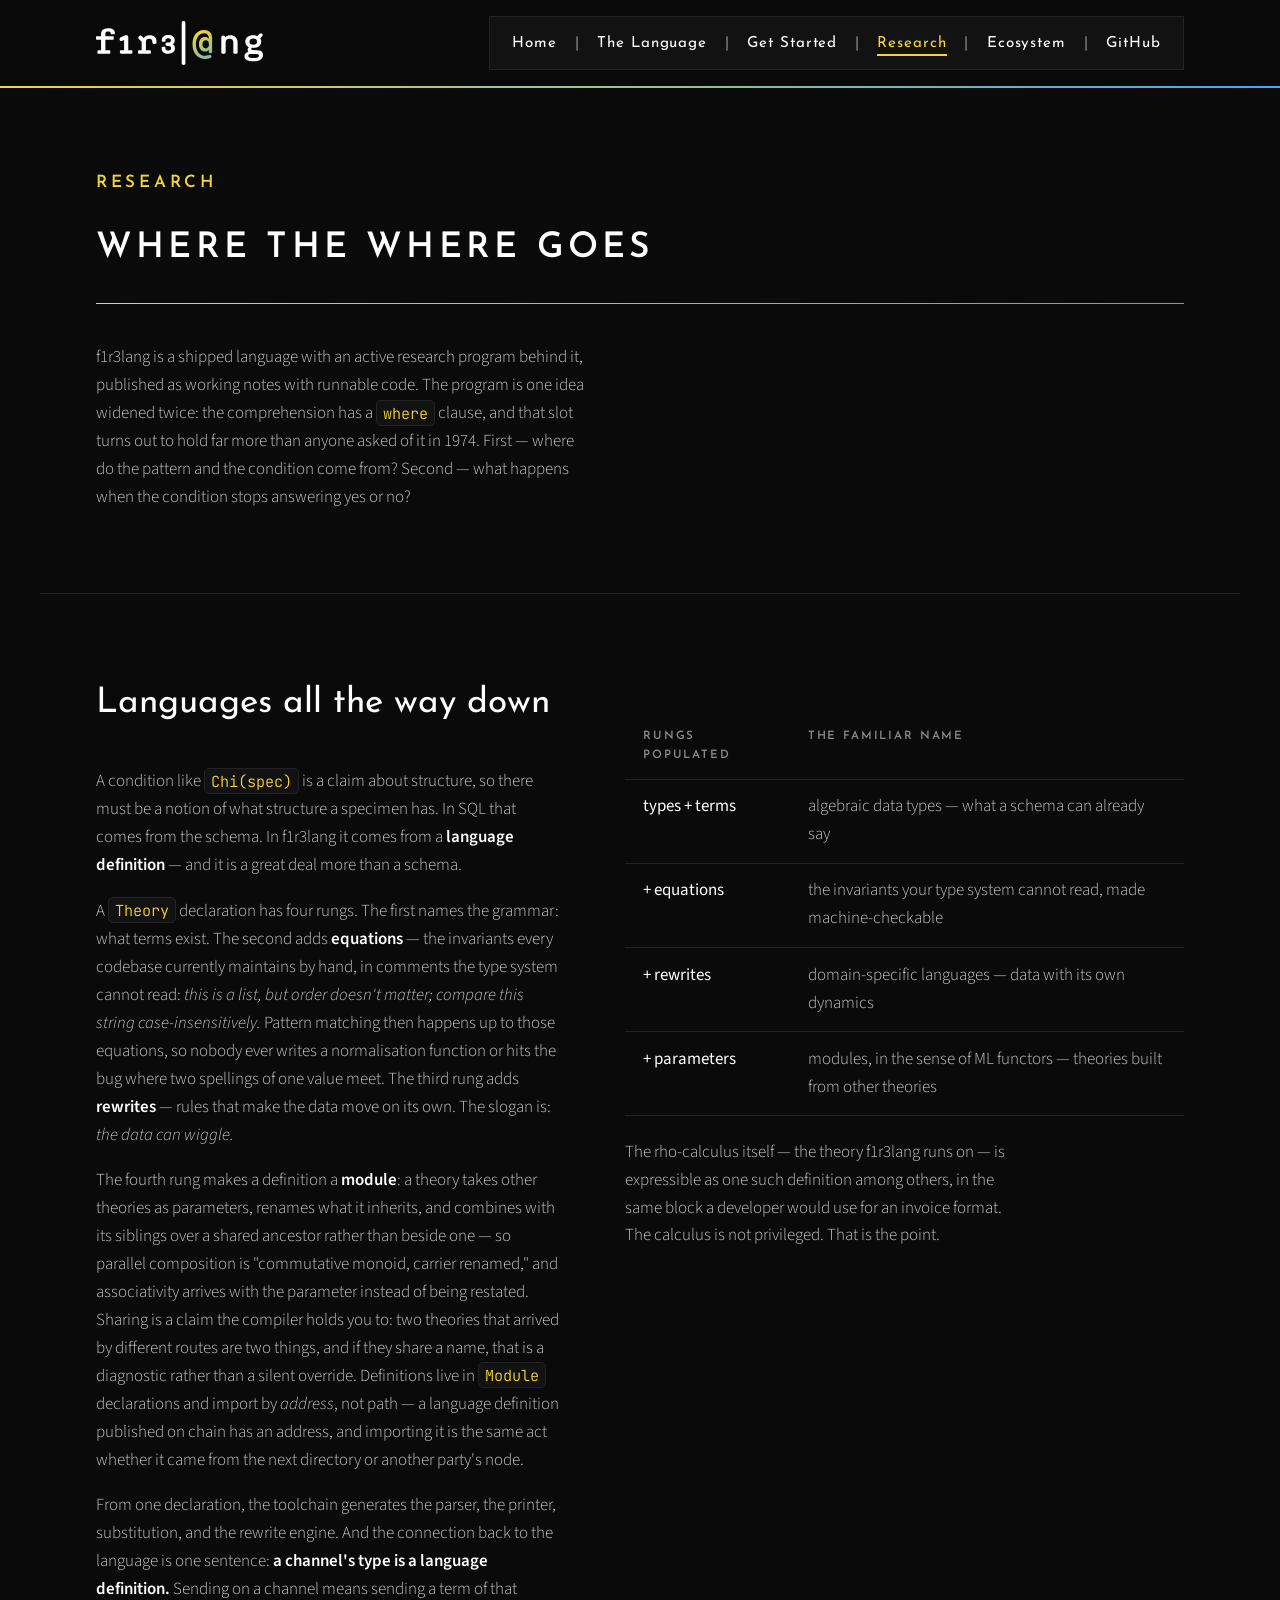
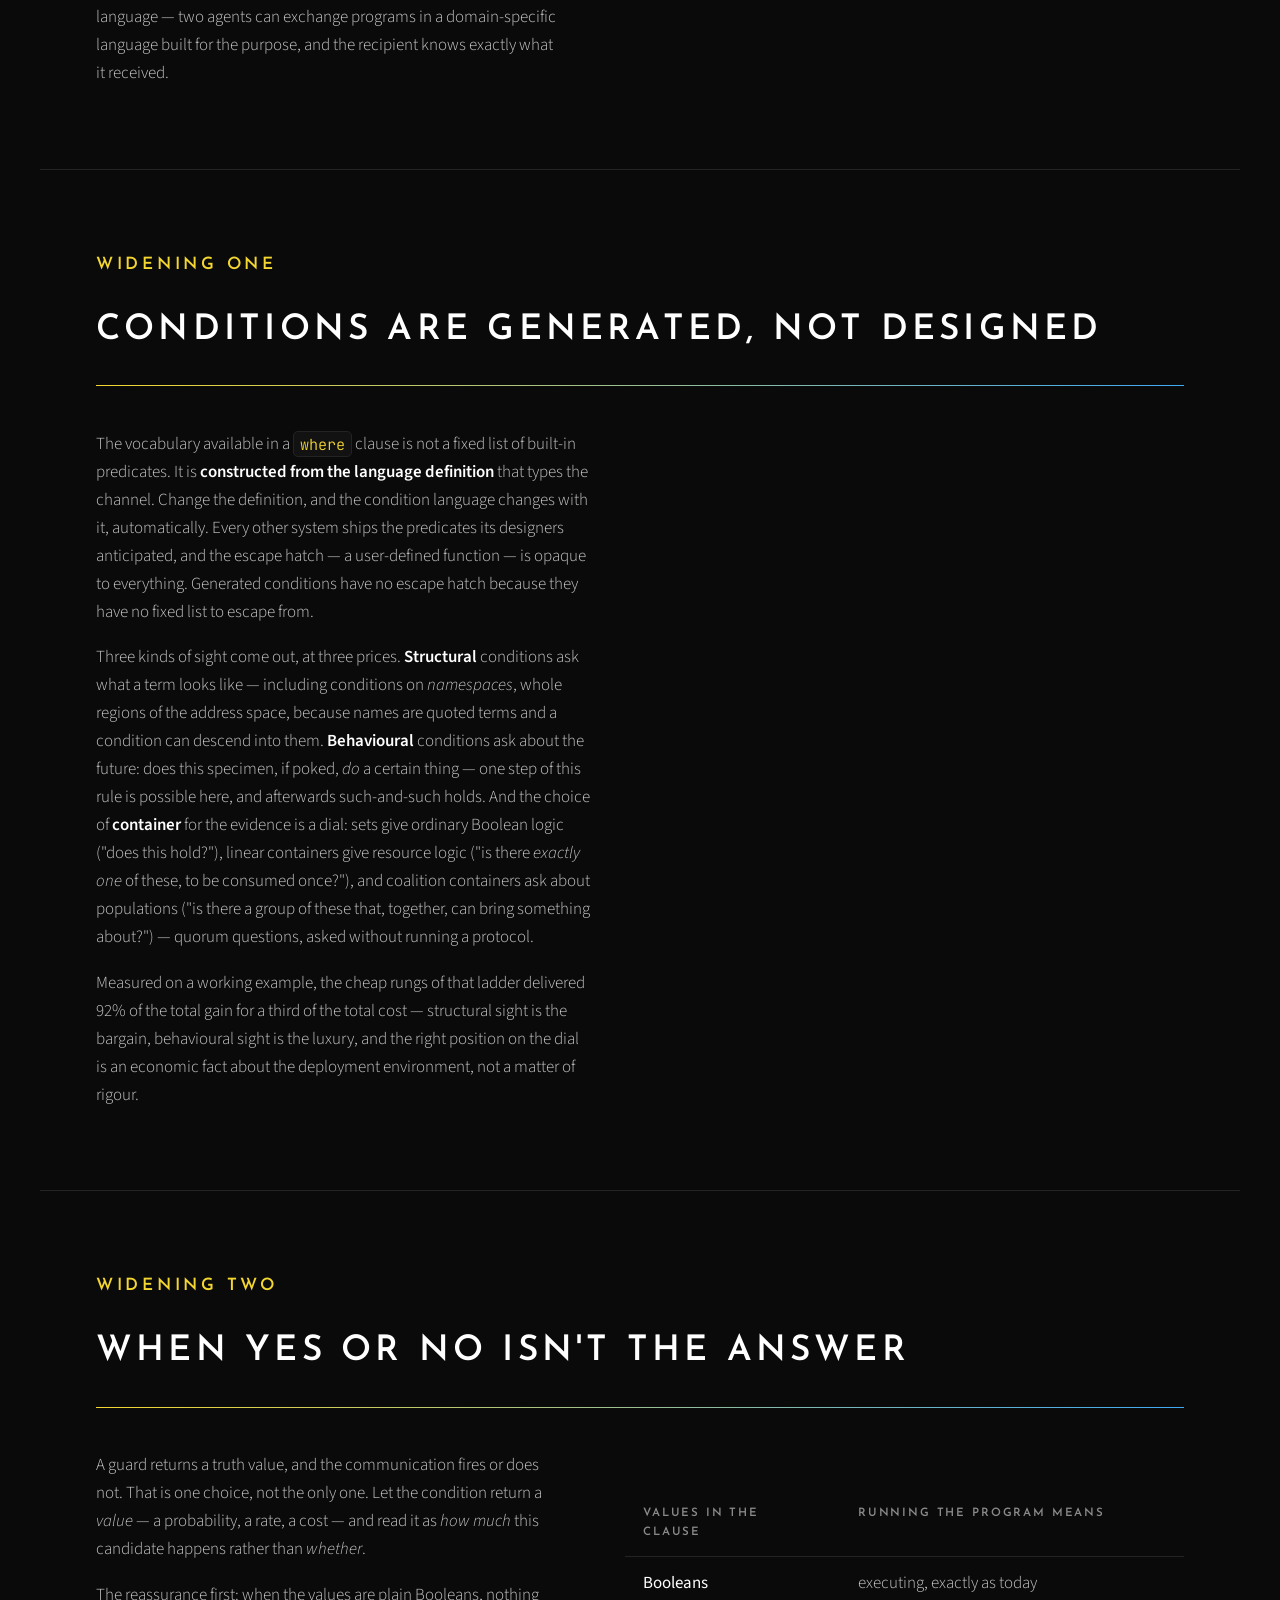
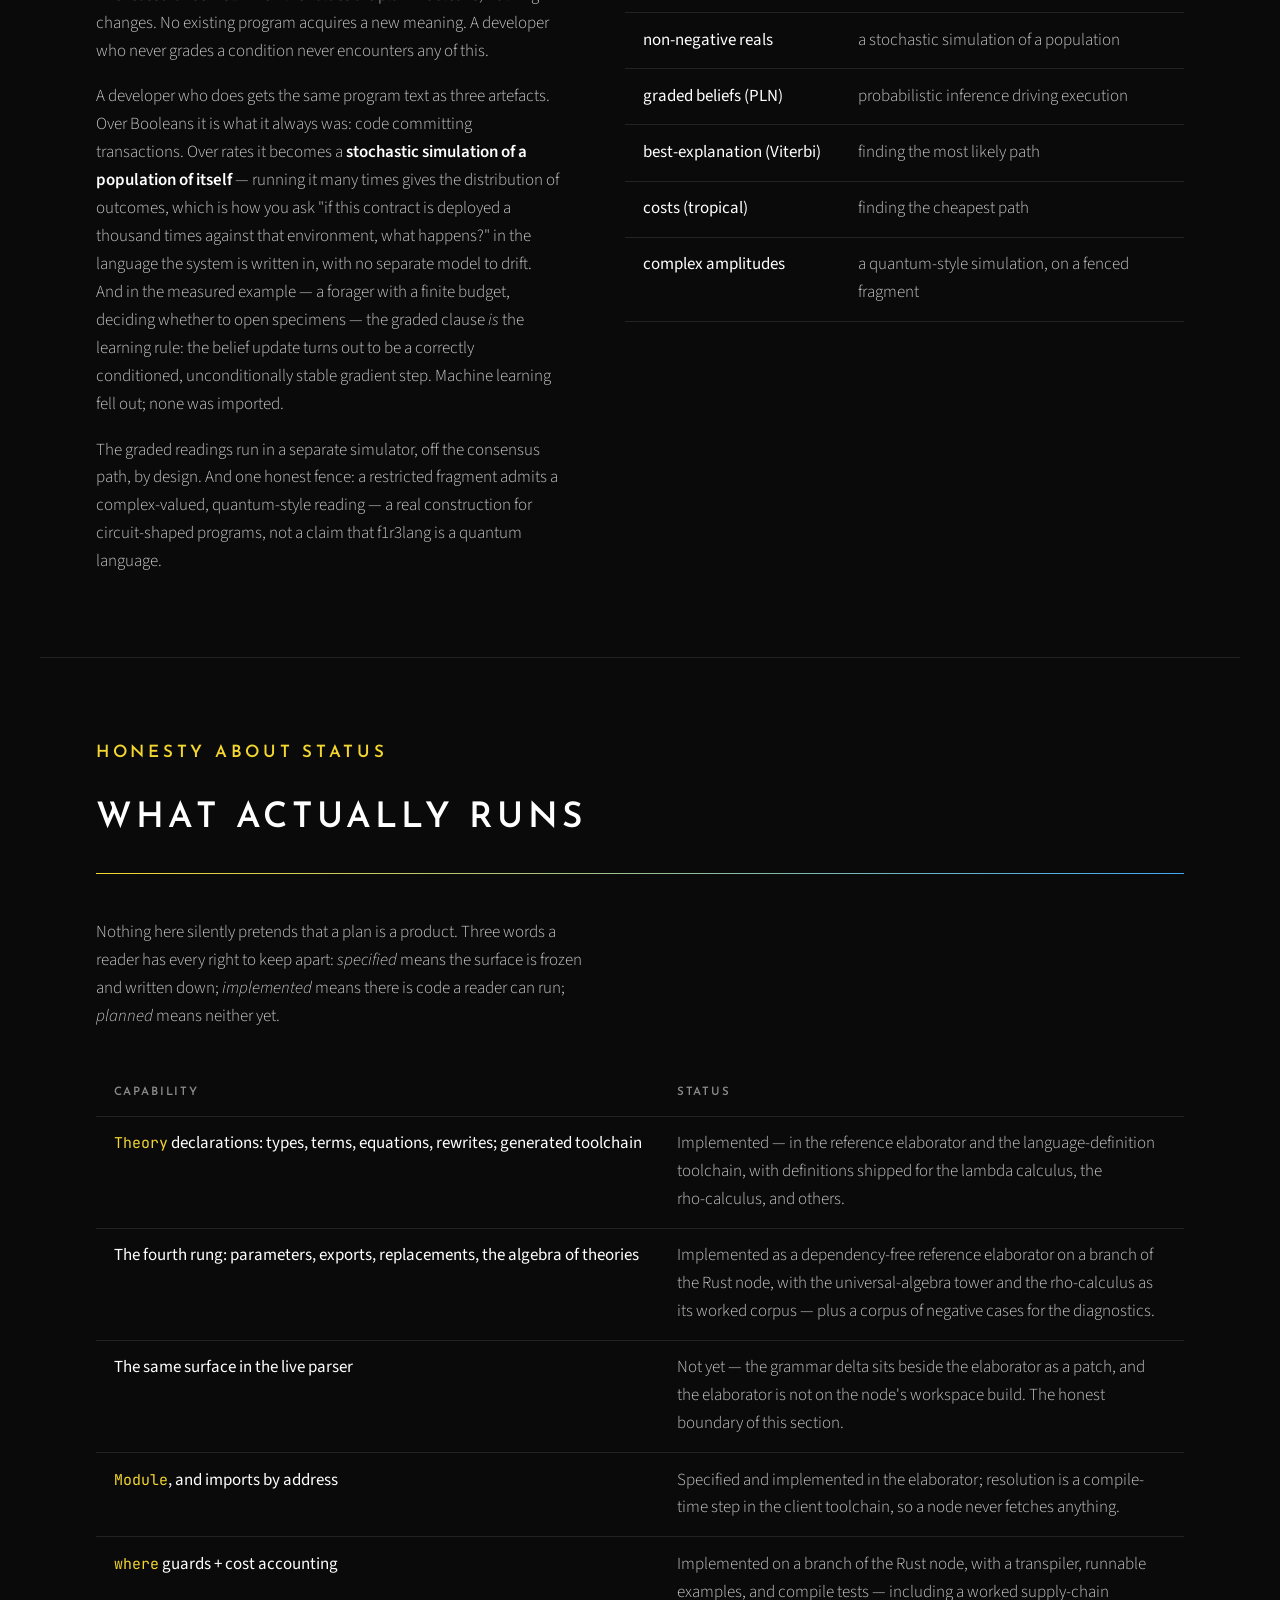
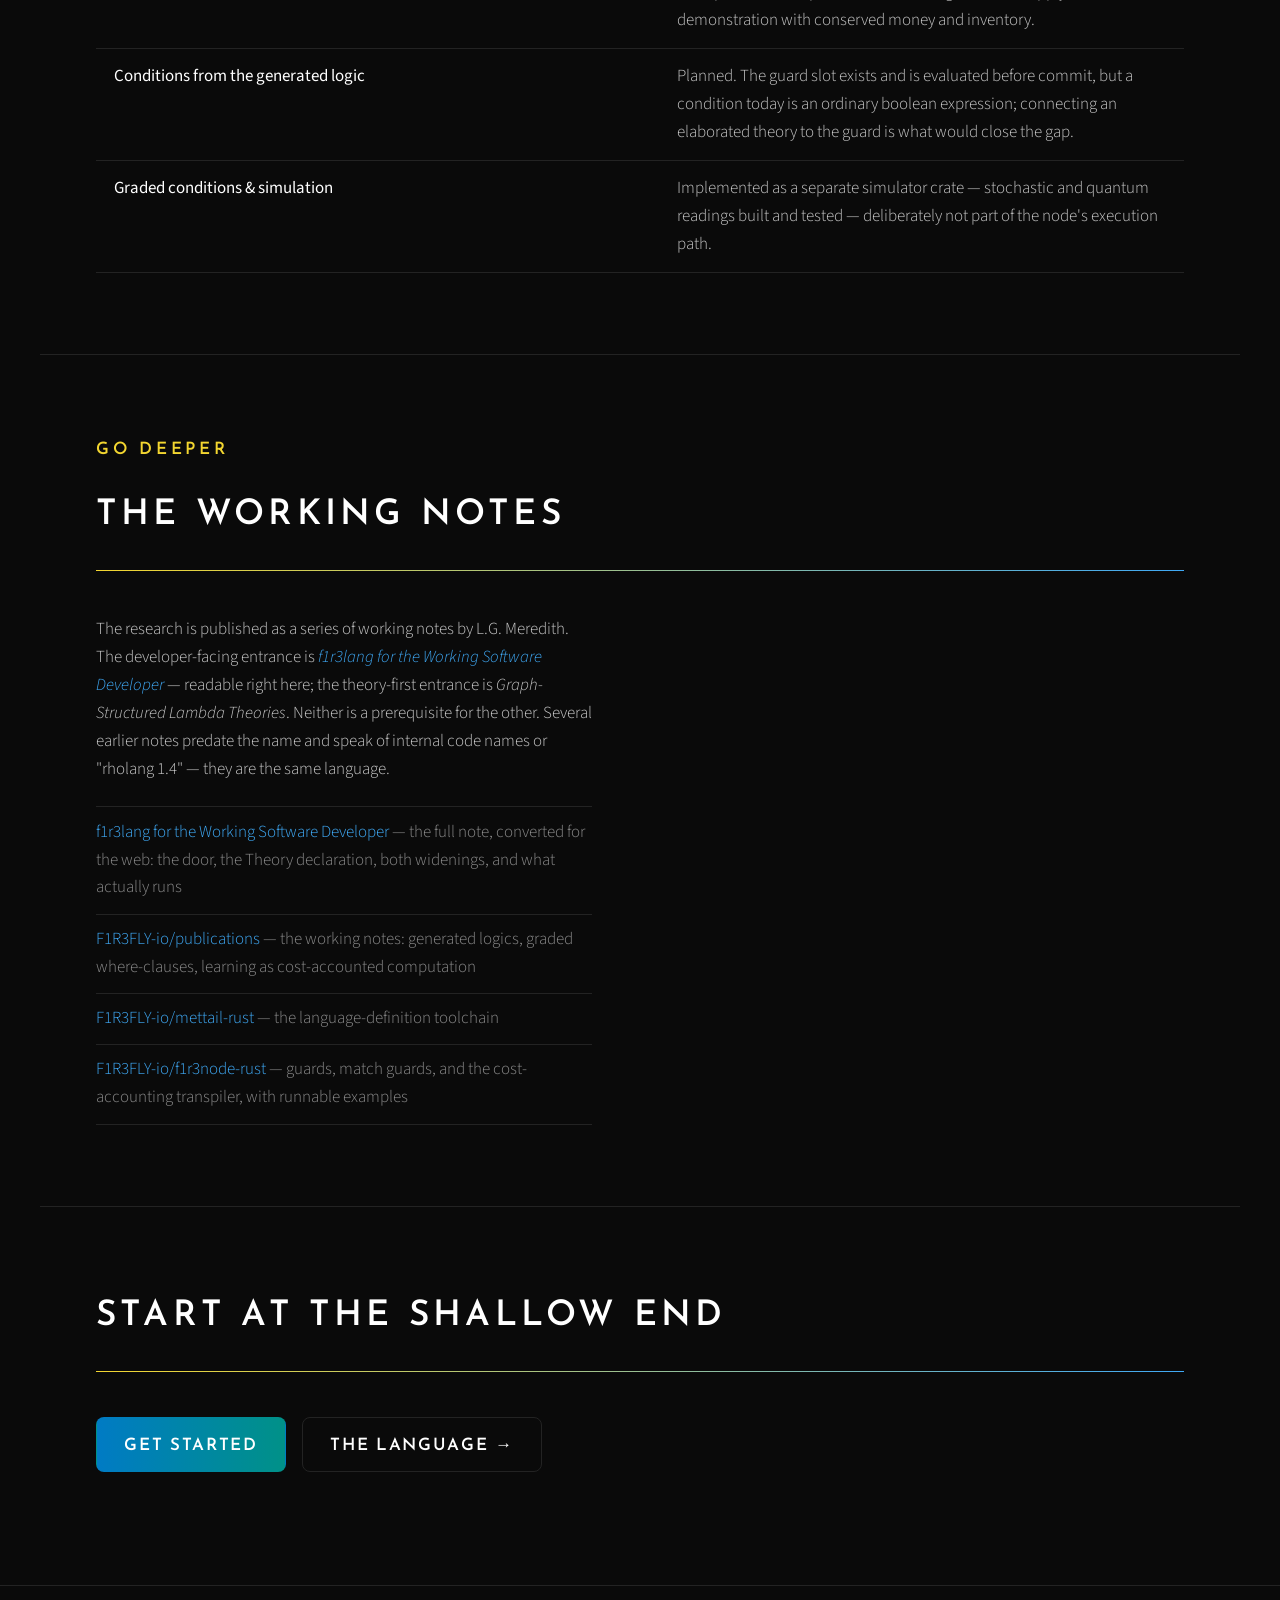
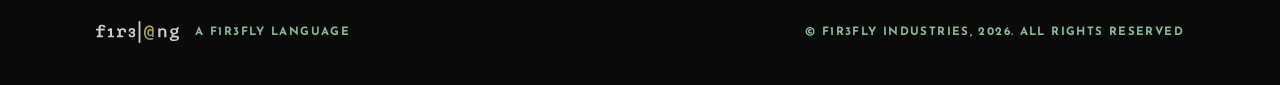
<file: research.html>
<!DOCTYPE html>
<html lang="en">
<head>
  <meta charset="UTF-8">
  <meta name="viewport" content="width=device-width, initial-scale=1.0">
  <title>Research — f1r3lang</title>
  <meta name="description" content="The research program behind f1r3lang: language definitions with equations and rewrites, conditions generated rather than designed, and graded where-clauses that turn one program into a simulation and a learning rule.">
  <meta name="theme-color" content="#0A0A0A">

  <link rel="preconnect" href="https://fonts.googleapis.com">
  <link rel="preconnect" href="https://fonts.gstatic.com" crossorigin>
  <link rel="stylesheet" href="https://fonts.googleapis.com/css2?family=Josefin+Sans:wght@300;400;600;700&family=Source+Sans+3:wght@300;400;600&family=JetBrains+Mono:wght@400;700&display=swap">

  <link rel="stylesheet" href="css/styles.css">
  <!-- deploy:begin (finalize.py — do not hand-edit) -->
  <link rel="canonical" href="https://f1r3lang.ai/research.html">
  <link rel="icon" href="/images/f1r3lang-logo-v1.svg" type="image/svg+xml">
  <meta property="og:url" content="https://f1r3lang.ai/research.html">
  <meta property="og:site_name" content="f1r3lang">
  <meta property="og:type" content="website">
  <meta property="og:title" content="Research">
  <meta property="og:description" content="The research program behind f1r3lang: language definitions with equations and rewrites, conditions generated rather than designed, and graded where-clauses that turn one program into a simulation and a learning rule.">
  <!-- deploy:end -->
</head>
<body>

<a href="#main" class="skip-link">Skip to main content</a>

<nav class="site-nav" aria-label="Main navigation">
  <div class="nav-container">
    <a href="index.html" class="nav-logo">
      <img src="images/f1r3lang-logo-v1.svg" alt="f1r3lang">
    </a>
    <button class="nav-toggle" aria-expanded="false" aria-controls="nav-menu">&#9776;</button>
    <ul class="nav-links" id="nav-menu">
      <li><a href="index.html">Home</a></li>
      <li class="nav-divider" aria-hidden="true">|</li>
      <li><a href="language.html">The Language</a></li>
      <li class="nav-divider" aria-hidden="true">|</li>
      <li><a href="get-started.html">Get Started</a></li>
      <li class="nav-divider" aria-hidden="true">|</li>
      <li><a href="research.html" aria-current="page">Research</a></li>
      <li class="nav-divider" aria-hidden="true">|</li>
      <li><a href="ecosystem.html">Ecosystem</a></li>
      <li class="nav-divider" aria-hidden="true">|</li>
      <li><a href="https://github.com/F1R3FLY-io" target="_blank" rel="noopener">GitHub</a></li>
    </ul>
  </div>
</nav>

<main id="main">

<header class="page-head">
  <p class="eyebrow">Research</p>
  <h1 class="section-header">Where the WHERE&nbsp;goes</h1>
  <hr class="section-rule">
</header>

<!-- ============ INTRO ============ -->
<section class="section reveal" id="intro" style="border-top:none; padding-top:2.5rem;">
  <div class="prose">
    <p>f1r3lang is a shipped language with an active research program behind it, published as working notes with runnable code. The program is one idea widened twice: the comprehension has a <code class="inline">where</code> clause, and that slot turns out to hold far more than anyone asked of it in 1974. First — where do the pattern and the condition come from? Second — what happens when the condition stops answering yes or no?</p>
  </div>
</section>

<!-- ============ THE LADDER ============ -->
<section class="section reveal" id="ladder">
  <div class="split" style="margin-top:0;">
    <div class="prose">
      <h2 class="section-sub">Languages all the way down</h2>
      <p>A condition like <code class="inline">Chi(spec)</code> is a claim about structure, so there must be a notion of what structure a specimen has. In SQL that comes from the schema. In f1r3lang it comes from a <strong>language definition</strong> — and it is a great deal more than a schema.</p>
      <p>A <code class="inline">Theory</code> declaration has four rungs. The first names the grammar: what terms exist. The second adds <strong>equations</strong> — the invariants every codebase currently maintains by hand, in comments the type system cannot read: <em>this is a list, but order doesn't matter; compare this string case-insensitively.</em> Pattern matching then happens up to those equations, so nobody ever writes a normalisation function or hits the bug where two spellings of one value meet. The third rung adds <strong>rewrites</strong> — rules that make the data move on its own. The slogan is: <em>the data can wiggle.</em></p>
      <p>The fourth rung makes a definition a <strong>module</strong>: a theory takes other theories as parameters, renames what it inherits, and combines with its siblings over a shared ancestor rather than beside one — so parallel composition is "commutative monoid, carrier renamed," and associativity arrives with the parameter instead of being restated. Sharing is a claim the compiler holds you to: two theories that arrived by different routes are two things, and if they share a name, that is a diagnostic rather than a silent override. Definitions live in <code class="inline">Module</code> declarations and import by <em>address</em>, not path — a language definition published on chain has an address, and importing it is the same act whether it came from the next directory or another party's node.</p>
      <p>From one declaration, the toolchain generates the parser, the printer, substitution, and the rewrite engine. And the connection back to the language is one sentence: <strong>a channel's type is a language definition.</strong> Sending on a channel means sending a term of that language — two agents can exchange programs in a domain-specific language built for the purpose, and the recipient knows exactly what it received.</p>
    </div>
    <div>
      <div class="compare-wrap">
      <table class="compare">
        <thead><tr><th scope="col">Rungs populated</th><th scope="col">The familiar name</th></tr></thead>
        <tbody>
          <tr><td>types + terms</td><td>algebraic data types — what a schema can already say</td></tr>
          <tr><td>+ equations</td><td>the invariants your type system cannot read, made machine-checkable</td></tr>
          <tr><td>+ rewrites</td><td>domain-specific languages — data with its own dynamics</td></tr>
          <tr><td>+ parameters</td><td>modules, in the sense of ML functors — theories built from other theories</td></tr>
        </tbody>
      </table>
      </div>
      <p class="card-note" style="margin-top:1.4rem; max-width:48ch;">The rho&#8209;calculus itself — the theory f1r3lang runs on — is expressible as one such definition among others, in the same block a developer would use for an invoice format. The calculus is not privileged. That is the point.</p>
    </div>
  </div>
</section>

<!-- ============ GENERATED CONDITIONS ============ -->
<section class="section reveal" id="conditions">
  <p class="eyebrow">Widening one</p>
  <h2 class="section-header">Conditions are generated, not designed</h2>
  <hr class="section-rule">
  <div class="prose">
    <p>The vocabulary available in a <code class="inline">where</code> clause is not a fixed list of built-in predicates. It is <strong>constructed from the language definition</strong> that types the channel. Change the definition, and the condition language changes with it, automatically. Every other system ships the predicates its designers anticipated, and the escape hatch — a user-defined function — is opaque to everything. Generated conditions have no escape hatch because they have no fixed list to escape from.</p>
    <p>Three kinds of sight come out, at three prices. <strong>Structural</strong> conditions ask what a term looks like — including conditions on <em>namespaces</em>, whole regions of the address space, because names are quoted terms and a condition can descend into them. <strong>Behavioural</strong> conditions ask about the future: does this specimen, if poked, <em>do</em> a certain thing — one step of this rule is possible here, and afterwards such-and-such holds. And the choice of <strong>container</strong> for the evidence is a dial: sets give ordinary Boolean logic ("does this hold?"), linear containers give resource logic ("is there <em>exactly one</em> of these, to be consumed once?"), and coalition containers ask about populations ("is there a group of these that, together, can bring something about?") — quorum questions, asked without running a protocol.</p>
    <p>Measured on a working example, the cheap rungs of that ladder delivered 92% of the total gain for a third of the total cost — structural sight is the bargain, behavioural sight is the luxury, and the right position on the dial is an economic fact about the deployment environment, not a matter of rigour.</p>
  </div>
</section>

<!-- ============ GRADED ============ -->
<section class="section reveal" id="graded">
  <p class="eyebrow">Widening two</p>
  <h2 class="section-header">When yes or no isn't the answer</h2>
  <hr class="section-rule">
  <div class="split" style="margin-top:0;">
    <div class="prose">
      <p>A guard returns a truth value, and the communication fires or does not. That is one choice, not the only one. Let the condition return a <em>value</em> — a probability, a rate, a cost — and read it as <em>how much</em> this candidate happens rather than <em>whether</em>.</p>
      <p>The reassurance first: when the values are plain Booleans, nothing changes. No existing program acquires a new meaning. A developer who never grades a condition never encounters any of this.</p>
      <p>A developer who does gets the same program text as three artefacts. Over Booleans it is what it always was: code committing transactions. Over rates it becomes a <strong>stochastic simulation of a population of itself</strong> — running it many times gives the distribution of outcomes, which is how you ask "if this contract is deployed a thousand times against that environment, what happens?" in the language the system is written in, with no separate model to drift. And in the measured example — a forager with a finite budget, deciding whether to open specimens — the graded clause <em>is</em> the learning rule: the belief update turns out to be a correctly conditioned, unconditionally stable gradient step. Machine learning fell out; none was imported.</p>
      <p>The graded readings run in a separate simulator, off the consensus path, by design. And one honest fence: a restricted fragment admits a complex-valued, quantum-style reading — a real construction for circuit-shaped programs, not a claim that f1r3lang is a quantum language.</p>
    </div>
    <div class="compare-wrap">
      <table class="compare">
        <thead><tr><th scope="col">Values in the clause</th><th scope="col">Running the program means</th></tr></thead>
        <tbody>
          <tr><td>Booleans</td><td>executing, exactly as today</td></tr>
          <tr><td>non-negative reals</td><td>a stochastic simulation of a population</td></tr>
          <tr><td>graded beliefs (PLN)</td><td>probabilistic inference driving execution</td></tr>
          <tr><td>best-explanation (Viterbi)</td><td>finding the most likely path</td></tr>
          <tr><td>costs (tropical)</td><td>finding the cheapest path</td></tr>
          <tr><td>complex amplitudes</td><td>a quantum-style simulation, on a fenced fragment</td></tr>
        </tbody>
      </table>
    </div>
  </div>
</section>

<!-- ============ STATUS ============ -->
<section class="section reveal" id="status">
  <p class="eyebrow">Honesty about status</p>
  <h2 class="section-header">What actually runs</h2>
  <hr class="section-rule">
  <div class="prose">
    <p>Nothing here silently pretends that a plan is a product. Three words a reader has every right to keep apart: <em>specified</em> means the surface is frozen and written down; <em>implemented</em> means there is code a reader can run; <em>planned</em> means neither yet.</p>
  </div>
  <div class="compare-wrap">
  <table class="compare">
    <thead><tr><th scope="col">Capability</th><th scope="col">Status</th></tr></thead>
    <tbody>
      <tr><td><code>Theory</code> declarations: types, terms, equations, rewrites; generated toolchain</td><td>Implemented — in the reference elaborator and the language-definition toolchain, with definitions shipped for the lambda calculus, the rho&#8209;calculus, and others.</td></tr>
      <tr><td>The fourth rung: parameters, exports, replacements, the algebra of theories</td><td>Implemented as a dependency-free reference elaborator on a branch of the Rust node, with the universal-algebra tower and the rho&#8209;calculus as its worked corpus — plus a corpus of negative cases for the diagnostics.</td></tr>
      <tr><td>The same surface in the live parser</td><td>Not yet — the grammar delta sits beside the elaborator as a patch, and the elaborator is not on the node's workspace build. The honest boundary of this section.</td></tr>
      <tr><td><code>Module</code>, and imports by address</td><td>Specified and implemented in the elaborator; resolution is a compile-time step in the client toolchain, so a node never fetches anything.</td></tr>
      <tr><td><code>where</code> guards + cost accounting</td><td>Implemented on a branch of the Rust node, with a transpiler, runnable examples, and compile tests — including a worked supply-chain demonstration with conserved money and inventory.</td></tr>
      <tr><td>Conditions from the generated logic</td><td>Planned. The guard slot exists and is evaluated before commit, but a condition today is an ordinary boolean expression; connecting an elaborated theory to the guard is what would close the gap.</td></tr>
      <tr><td>Graded conditions &amp; simulation</td><td>Implemented as a separate simulator crate — stochastic and quantum readings built and tested — deliberately not part of the node's execution path.</td></tr>
    </tbody>
  </table>
  </div>
</section>

<!-- ============ READING ============ -->
<section class="section reveal" id="reading">
  <p class="eyebrow">Go deeper</p>
  <h2 class="section-header">The working notes</h2>
  <hr class="section-rule">
  <div class="prose">
    <p>The research is published as a series of working notes by L.G. Meredith. The developer-facing entrance is <a href="developers.html"><em>f1r3lang for the Working Software Developer</em></a> — readable right here; the theory-first entrance is <em>Graph-Structured Lambda Theories</em>. Neither is a prerequisite for the other. Several earlier notes predate the name and speak of internal code names or "rholang 1.4" — they are the same language.</p>
  </div>
  <ul class="link-list" style="max-width:var(--measure);">
    <li><a href="developers.html">f1r3lang for the Working Software Developer</a> <span class="link-desc">— the full note, converted for the web: the door, the Theory declaration, both widenings, and what actually runs</span></li>
    <li><a href="https://github.com/F1R3FLY-io/publications" target="_blank" rel="noopener">F1R3FLY-io/publications</a> <span class="link-desc">— the working notes: generated logics, graded where-clauses, learning as cost-accounted computation</span></li>
    <li><a href="https://github.com/F1R3FLY-io/mettail-rust" target="_blank" rel="noopener">F1R3FLY-io/mettail-rust</a> <span class="link-desc">— the language-definition toolchain</span></li>
    <li><a href="https://github.com/F1R3FLY-io/f1r3node-rust" target="_blank" rel="noopener">F1R3FLY-io/f1r3node-rust</a> <span class="link-desc">— guards, match guards, and the cost-accounting transpiler, with runnable examples</span></li>
  </ul>
</section>

<!-- ============ CTA ============ -->
<section class="section cta-band reveal">
  <h2 class="section-header">Start at the shallow end</h2>
  <hr class="section-rule">
  <div class="hero-actions" style="margin-top:0;">
    <a class="btn btn-primary" href="get-started.html">Get started</a>
    <a class="btn btn-ghost" href="language.html">The language &rarr;</a>
  </div>
</section>

</main>

<footer class="site-footer">
  <div class="footer-container">
    <div class="footer-brand">
      <img src="images/f1r3lang-logo-v1.svg" alt="">
      <span class="footer-note">A <a href="https://f1r3fly.io" target="_blank" rel="noopener">F1R3FLY</a> language</span>
    </div>
    <span class="footer-copy">&copy; F1R3FLY INDUSTRIES, 2026. All Rights Reserved</span>
  </div>
</footer>

<script src="js/main.js"></script>
</body>
</html>
</file>
<file: css/styles.css>
/* ============================================================
   f1r3lang — site styles
   Placeholder brand: old Rholang identity on the F1R3FLY system.
   Rebrand = swap the tokens below. Nothing else should need to move.
   ============================================================ */

:root {
  /* Surface — F1R3FLY foundation */
  --bg: #0A0A0A;
  --bg-raised: #121212;
  --bg-inset: #050505;
  --line: #232323;

  /* Ink */
  --ink: #FFFFFF;
  --ink-body: #C7C7C7;
  --ink-dim: #8A8A8A;

  /* Accents — F1R3FLY brand system */
  --accent: #F3D630;      /* Brand Yellow */
  --accent-2: #3FA9F5;    /* Brand Sky */
  --accent-light: #F7E478; /* Light Yellow (logo) */
  --rule-gradient: linear-gradient(to right, #F3D630, #3FA9F5);
  --gradient-developer: linear-gradient(90deg, #007BC4, #009188);

  /* F1R3FLY footer sage */
  --sage: #8BB999;

  /* Type */
  --font-display: "Josefin Sans", "Trebuchet MS", sans-serif;
  --font-body: "Source Sans 3", "Source Sans Pro", "Helvetica Neue", sans-serif;
  --font-mono: "JetBrains Mono", "SF Mono", "Menlo", monospace;

  /* Scale — three sizes on a page + footer */
  --size-display: clamp(2.4rem, 6vw, 4.2rem);
  --size-header: clamp(1.6rem, 3.2vw, 2.2rem);
  --size-body: 1.06rem;
  --size-footer: 0.72rem;

  --measure: 62ch;
  --pad-x: clamp(1.25rem, 5vw, 3.5rem);
}

* { margin: 0; padding: 0; box-sizing: border-box; }

html { scroll-behavior: smooth; }

body {
  background: var(--bg);
  color: var(--ink-body);
  font-family: var(--font-body);
  font-weight: 300;
  font-size: var(--size-body);
  line-height: 1.65;
  -webkit-font-smoothing: antialiased;
}

::selection { background: var(--accent); color: #0A0A0A; }

a { color: var(--accent-2); text-decoration: none; }
a:hover { text-decoration: underline; text-underline-offset: 3px; }

strong { color: var(--ink); font-weight: 600; }

.skip-link {
  position: absolute; left: -999px; top: 0;
  background: var(--accent); color: #0A0A0A;
  padding: 0.5rem 1rem; z-index: 100;
}
.skip-link:focus { left: 0; }

/* ============ NAVIGATION ============ */

.site-nav {
  position: sticky; top: 0; z-index: 50;
  background: rgba(10, 10, 10, 0.92);
  backdrop-filter: blur(10px);
}

/* Full-width brand gradient hairline under the header */
.site-nav::after {
  content: "";
  display: block;
  height: 2px;
  background: var(--rule-gradient);
}

.nav-container {
  max-width: 1200px; margin: 0 auto;
  padding: 1rem var(--pad-x);
  display: flex; align-items: center; justify-content: space-between;
  gap: 2rem;
}

.nav-logo img { height: 44px; display: block; }

.nav-links {
  display: flex; align-items: center; gap: 1.1rem;
  list-style: none;
  font-family: var(--font-display);
  font-weight: 400;
  font-size: 0.95rem;
  letter-spacing: 0.06em;
  background: var(--bg-raised);
  border: 1px solid var(--line);
  padding: 0.9rem 1.4rem 0.8rem;
}

.nav-links a { color: var(--ink); text-decoration: none; }
.nav-links a:hover, .nav-links a[aria-current="page"] { color: var(--accent); }
.nav-links a[aria-current="page"] { border-bottom: 2px solid var(--accent); padding-bottom: 3px; }

.nav-divider { color: var(--ink-dim); user-select: none; }

.nav-toggle {
  display: none;
  background: none; border: 1px solid var(--line); border-radius: 6px;
  color: var(--ink); font-size: 1.3rem;
  padding: 0.25rem 0.7rem; cursor: pointer;
}

@media (max-width: 780px) {
  .nav-toggle { display: block; }
  .nav-links {
    display: none;
    position: absolute; top: 100%; left: 0; right: 0;
    flex-direction: column; align-items: flex-start;
    background: var(--bg-raised);
    border-bottom: 1px solid var(--line);
    padding: 1rem var(--pad-x) 1.5rem;
    gap: 0.9rem;
  }
  .nav-links.open { display: flex; }
  .nav-divider { display: none; }
}

/* ============ STRUCTURE ============ */

main { display: block; }

.section {
  max-width: 1200px;
  margin: 0 auto;
  padding: clamp(4rem, 9vh, 7rem) var(--pad-x);
}

.section + .section { border-top: 1px solid var(--line); }

.eyebrow {
  font-family: var(--font-display);
  font-weight: 600;
  font-size: var(--size-body);
  letter-spacing: 0.22em;
  text-transform: uppercase;
  color: var(--accent);
  margin-bottom: 1.4rem;
}

.section-header {
  font-family: var(--font-display);
  font-weight: 600;
  font-size: var(--size-header);
  letter-spacing: 0.12em;
  text-transform: uppercase;
  color: var(--ink);
  text-wrap: balance;
  margin-bottom: 0.9rem;
}

.section-rule {
  height: 1px; border: none;
  background: var(--rule-gradient);
  margin: 1.6rem 0 2.8rem;
}

.section-sub {
  font-family: var(--font-display);
  font-weight: 400;
  font-size: var(--size-header);
  color: var(--ink);
  text-wrap: balance;
  max-width: 30ch;
  margin-bottom: 2.2rem;
}

.prose { max-width: var(--measure); }
.prose p + p { margin-top: 1.1rem; }

/* ============ HERO ============ */

.hero {
  max-width: 1200px; margin: 0 auto;
  padding: clamp(5rem, 14vh, 9rem) var(--pad-x) clamp(4rem, 10vh, 7rem);
}

.hero-headline {
  font-family: var(--font-display);
  font-weight: 300;
  font-size: clamp(2.2rem, 4vw, 3.1rem);
  color: var(--ink);
  line-height: 1.25;
  text-wrap: balance;
  max-width: 24ch;
}

.hero-tagline {
  font-family: var(--font-display);
  font-weight: 300;
  font-size: var(--size-header);
  color: var(--ink);
  text-wrap: balance;
  margin-top: 1.6rem;
}

.hero-copy {
  max-width: 54ch;
  margin-top: 1.6rem;
  color: var(--ink-body);
}

.hero-lineage {
  font-family: var(--font-display);
  font-weight: 400;
  font-size: var(--size-body);
  letter-spacing: 0.14em;
  text-transform: uppercase;
  color: var(--ink-dim);
  margin-top: 2.4rem;
}

.hero-actions { display: flex; flex-wrap: wrap; gap: 1rem; margin-top: 2.6rem; }

.btn {
  display: inline-block;
  font-family: var(--font-display);
  font-weight: 600;
  font-size: var(--size-body);
  letter-spacing: 0.1em;
  text-transform: uppercase;
  padding: 0.85rem 1.7rem 0.7rem;
  border-radius: 8px;
  border: 1px solid transparent;
}

.btn-primary { background: var(--gradient-developer); color: #FFFFFF; }
.btn-primary:hover { filter: brightness(1.18); text-decoration: none; }

.btn-ghost { border-color: var(--line); color: var(--ink); }
.btn-ghost:hover { border-color: var(--accent); color: var(--accent); text-decoration: none; }

/* ============ CODE ============ */

.code-block {
  background: var(--bg-inset);
  border: 1px solid var(--line);
  border-radius: 10px;
  overflow: hidden;
  margin-top: 2rem;
}

.code-block-bar {
  display: flex; justify-content: space-between; align-items: center;
  padding: 0.55rem 1.1rem;
  border-bottom: 1px solid var(--line);
  font-family: var(--font-display);
  font-weight: 400;
  font-size: var(--size-footer);
  letter-spacing: 0.14em;
  text-transform: uppercase;
  color: var(--ink-dim);
}

.code-block pre {
  padding: 1.4rem 1.4rem 1.6rem;
  overflow-x: auto;
  font-family: var(--font-mono);
  font-size: 0.92rem;
  line-height: 1.7;
  color: var(--ink-body);
}

.code-block .kw { color: var(--accent-2); }
.code-block .str { color: var(--accent); }
.code-block .cm { color: var(--ink-dim); font-style: italic; }

code.inline {
  font-family: var(--font-mono);
  font-size: 0.9em;
  background: var(--bg-raised);
  border: 1px solid var(--line);
  border-radius: 5px;
  padding: 0.1em 0.4em;
  color: var(--accent);
  white-space: nowrap;
}

/* ============ CARDS / GRIDS ============ */

.card-grid {
  display: grid;
  grid-template-columns: repeat(auto-fit, minmax(250px, 1fr));
  gap: 1.4rem;
  margin-top: 2.4rem;
}

.card {
  background: var(--bg-raised);
  border: 1px solid var(--line);
  border-radius: 12px;
  padding: 1.8rem 1.6rem;
}

.card:hover { border-color: rgba(243, 214, 48, 0.45); }

.card h3 {
  font-family: var(--font-display);
  font-weight: 600;
  font-size: var(--size-body);
  letter-spacing: 0.1em;
  text-transform: uppercase;
  color: var(--accent);
  margin-bottom: 0.8rem;
}

.card p { color: var(--ink-body); }
.card p + p { margin-top: 0.8rem; }

.card .card-note {
  margin-top: 1rem;
  font-size: var(--size-body);
  color: var(--ink-dim);
}

/* Two-column concept rows */
.split {
  display: grid;
  grid-template-columns: minmax(0, 5fr) minmax(0, 6fr);
  gap: clamp(2rem, 5vw, 4.5rem);
  align-items: start;
  margin-top: 2.8rem;
}

@media (max-width: 880px) { .split { grid-template-columns: 1fr; } }

/* Comparison table */
.compare { width: 100%; border-collapse: collapse; margin-top: 2.4rem; }
.compare-wrap { overflow-x: auto; }

.compare th, .compare td {
  text-align: left;
  padding: 0.85rem 1.1rem;
  border-bottom: 1px solid var(--line);
  vertical-align: top;
}

.compare th {
  font-family: var(--font-display);
  font-weight: 600;
  font-size: var(--size-footer);
  letter-spacing: 0.16em;
  text-transform: uppercase;
  color: var(--ink-dim);
}

.compare td:first-child { color: var(--ink); font-weight: 400; white-space: nowrap; }
.compare td code { font-family: var(--font-mono); font-size: 0.88em; color: var(--accent); }

/* Steps (get started) */
.step { border-left: 1px solid var(--line); padding: 0 0 2.8rem 1.8rem; position: relative; }
.step:last-child { padding-bottom: 0.5rem; }

.step::before {
  content: attr(data-step);
  position: absolute; left: -1.05rem; top: -0.1rem;
  width: 2rem; height: 2rem;
  display: flex; align-items: center; justify-content: center;
  background: var(--bg); border: 1px solid var(--accent); border-radius: 50%;
  font-family: var(--font-mono); font-size: 0.85rem; color: var(--accent);
}

.step h3 {
  font-family: var(--font-display);
  font-weight: 600;
  font-size: var(--size-body);
  letter-spacing: 0.1em;
  text-transform: uppercase;
  color: var(--ink);
  padding-top: 0.25rem;
  margin-bottom: 0.7rem;
}

.steps { margin-top: 3rem; }

/* Link lists (ecosystem / docs) */
.link-list { list-style: none; margin-top: 1.4rem; }
.link-list li { padding: 0.7rem 0; border-bottom: 1px solid var(--line); }
.link-list li:first-child { border-top: 1px solid var(--line); }
.link-list .link-desc { color: var(--ink-dim); }

/* ============ PAGE HEADER (subpages) ============ */

.page-head {
  max-width: 1200px; margin: 0 auto;
  padding: clamp(3.5rem, 9vh, 6rem) var(--pad-x) 0;
}

.page-head .section-rule { margin-bottom: 0; }

/* ============ CTA BAND ============ */

.cta-band { text-align: left; }

/* ============ FOOTER ============ */

.site-footer { border-top: 1px solid var(--line); margin-top: 2rem; }

.footer-container {
  max-width: 1200px; margin: 0 auto;
  padding: 2.2rem var(--pad-x) 2.6rem;
  display: flex; flex-wrap: wrap; justify-content: space-between; align-items: center;
  gap: 1.2rem;
}

.footer-brand { display: flex; align-items: center; gap: 1rem; }
.footer-brand img { height: 22px; opacity: 0.8; }

.footer-note, .footer-copy {
  font-family: var(--font-display);
  font-weight: 700;
  font-size: var(--size-footer);
  letter-spacing: 0.12em;
  text-transform: uppercase;
  color: var(--sage);
}

.footer-note a, .footer-copy a { color: var(--sage); }

/* ============ PAPER (developers.html) ============ */

.paper { max-width: 900px; }

.paper-title {
  font-family: var(--font-display);
  font-weight: 300;
  font-size: clamp(1.9rem, 3.6vw, 2.8rem);
  color: var(--ink);
  line-height: 1.25;
  text-wrap: balance;
}

.paper-title .flang { font-size: 0.95em; }

.paper-subtitle {
  font-family: var(--font-display);
  font-weight: 400;
  font-size: 1.15rem;
  color: var(--ink-body);
  margin-top: 1rem;
  max-width: 60ch;
}

.paper-byline {
  font-family: var(--font-display);
  font-weight: 400;
  font-size: var(--size-body);
  letter-spacing: 0.08em;
  color: var(--ink-dim);
  margin-top: 1.2rem;
  text-transform: uppercase;
}

.flang { font-family: var(--font-mono); font-weight: 700; white-space: nowrap; }
.fg { color: var(--accent-2); }
.sans-serif { font-family: var(--font-display); }

.abstract-head {
  font-family: var(--font-display);
  font-weight: 600;
  font-size: var(--size-body);
  letter-spacing: 0.18em;
  text-transform: uppercase;
  color: var(--accent);
  margin-bottom: 1rem;
}

.paper-abstract { margin-top: 2.5rem; }
.paper-abstract p { max-width: 72ch; }
.paper-abstract p + p { margin-top: 1rem; }

.paper-toc { margin-top: 3rem; }
.toc { list-style: none; column-width: 22rem; column-gap: 3rem; }
.toc li { padding: 0.22rem 0; break-inside: avoid; }
.toc a { color: var(--ink); }
.toc a:hover { color: var(--accent); text-decoration: none; }
.toc-l2 { padding-left: 1.6rem; font-size: 0.95rem; }
.toc-l2 a { color: var(--ink-body); }
.toc-num { color: var(--accent); font-family: var(--font-mono); font-size: 0.85em; margin-right: 0.35rem; }

.paper-body { margin-top: 3.5rem; }
.paper-body h1, .paper-body h2, .paper-body h3, .bib li { scroll-margin-top: 100px; }
.paper-body p { max-width: 72ch; line-height: 1.7; }
.paper-body p + p, .paper-body div + p { margin-top: 1rem; }

.paper-body h1 {
  font-family: var(--font-display);
  font-weight: 600;
  font-size: 1.7rem;
  color: var(--ink);
  margin: 3.5rem 0 1.2rem;
  padding-top: 2.5rem;
  border-top: 1px solid var(--line);
  text-wrap: balance;
}

.paper-body h2 {
  font-family: var(--font-display);
  font-weight: 600;
  font-size: 1.2rem;
  color: var(--ink);
  margin: 2.4rem 0 0.9rem;
  text-wrap: balance;
}

.paper-body .header-section-number { color: var(--accent); margin-right: 0.6rem; font-weight: 400; }

.paper-body code {
  font-family: var(--font-mono);
  font-size: 0.88em;
  background: var(--bg-raised);
  border-radius: 4px;
  padding: 0.08em 0.32em;
  color: var(--ink);
  overflow-wrap: break-word;
}

.paper-body pre {
  background: var(--bg-inset);
  border: 1px solid var(--line);
  border-radius: 10px;
  padding: 1.2rem 1.3rem;
  margin: 1.4rem 0;
  overflow-x: auto;
  font-family: var(--font-mono);
  font-size: 0.88rem;
  line-height: 1.65;
  max-width: 100%;
}

.paper-body pre code { background: none; border: none; padding: 0; font-size: inherit; color: var(--ink-body); }
.paper-body pre a { color: inherit; text-decoration: none; }

/* pandoc syntax-highlight tokens */
.paper-body .kw, .paper-body .cf { color: var(--accent-2); font-weight: 700; }
.paper-body .st { color: var(--accent); }
.paper-body .co { color: var(--ink-dim); font-style: italic; }
.paper-body .dt, .paper-body .fu, .paper-body .op, .paper-body .dv { color: inherit; }

.paper-body table {
  width: 100%;
  border-collapse: collapse;
  margin: 1.6rem 0;
  font-size: 0.95rem;
}

.paper-body th, .paper-body td {
  text-align: left;
  padding: 0.7rem 1rem;
  border-bottom: 1px solid var(--line);
  vertical-align: top;
}

.paper-body th {
  font-family: var(--font-display);
  font-weight: 600;
  font-size: var(--size-footer);
  letter-spacing: 0.14em;
  text-transform: uppercase;
  color: var(--ink-dim);
}

.paper-body .center { margin: 1.6rem 0; }

/* the "note on the name" callout at the head of the paper body */
.paper-body > .center:first-child {
  background: var(--bg-raised);
  border: 1px solid var(--line);
  border-radius: 10px;
  padding: 1.4rem 1.6rem;
  max-width: 72ch;
}

.paper-body .definition, .paper-body .example, .paper-body .claim,
.paper-body .proposition, .paper-body .remark, .paper-body .aside {
  border-left: 2px solid var(--line);
  padding: 0.2rem 0 0.2rem 1.3rem;
  margin: 1.6rem 0;
}

.paper-body .claim, .paper-body .proposition { border-left-color: var(--accent); }
.paper-body .remark, .paper-body .aside { color: var(--ink-body); }

.paper-body ul, .paper-body ol { margin: 1rem 0 1rem 1.4rem; max-width: 70ch; }
.paper-body li { margin: 0.4rem 0; }

.bib { list-style: none; margin-left: 0 !important; max-width: 78ch !important; }
.bib li { font-size: 0.92rem; color: var(--ink-body); padding-left: 2.6rem; text-indent: -2.6rem; margin: 0.7rem 0; }
.bib .bibnum { color: var(--ink-dim); font-family: var(--font-mono); font-size: 0.85em; margin-right: 0.5rem; }
.bib-note { padding-left: 0 !important; text-indent: 0 !important; margin-top: 1.8rem !important; }

/* ============ MOTION ============ */

.reveal { opacity: 0; transform: translateY(14px); transition: opacity 0.7s ease, transform 0.7s ease; }
.reveal.in { opacity: 1; transform: none; }

@media (prefers-reduced-motion: reduce) {
  html { scroll-behavior: auto; }
  .reveal { opacity: 1; transform: none; transition: none; }
}
</file>
